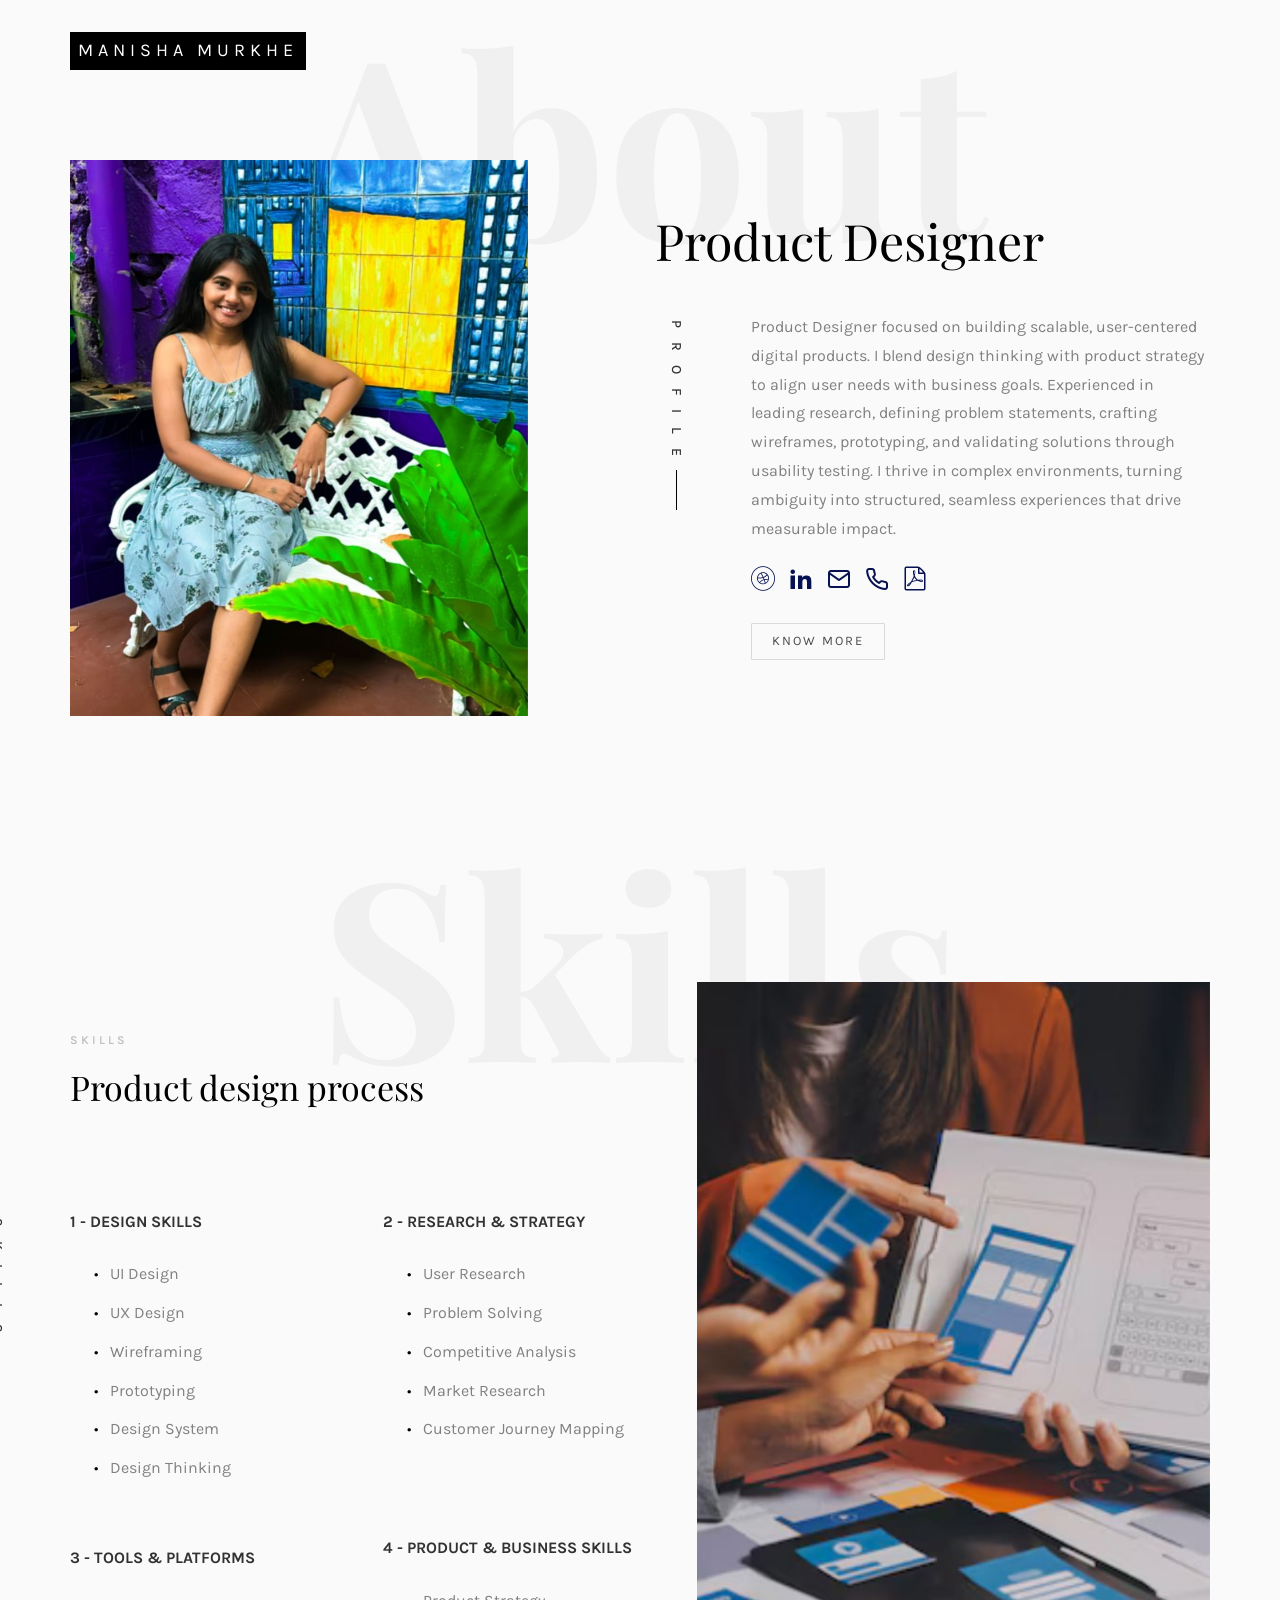
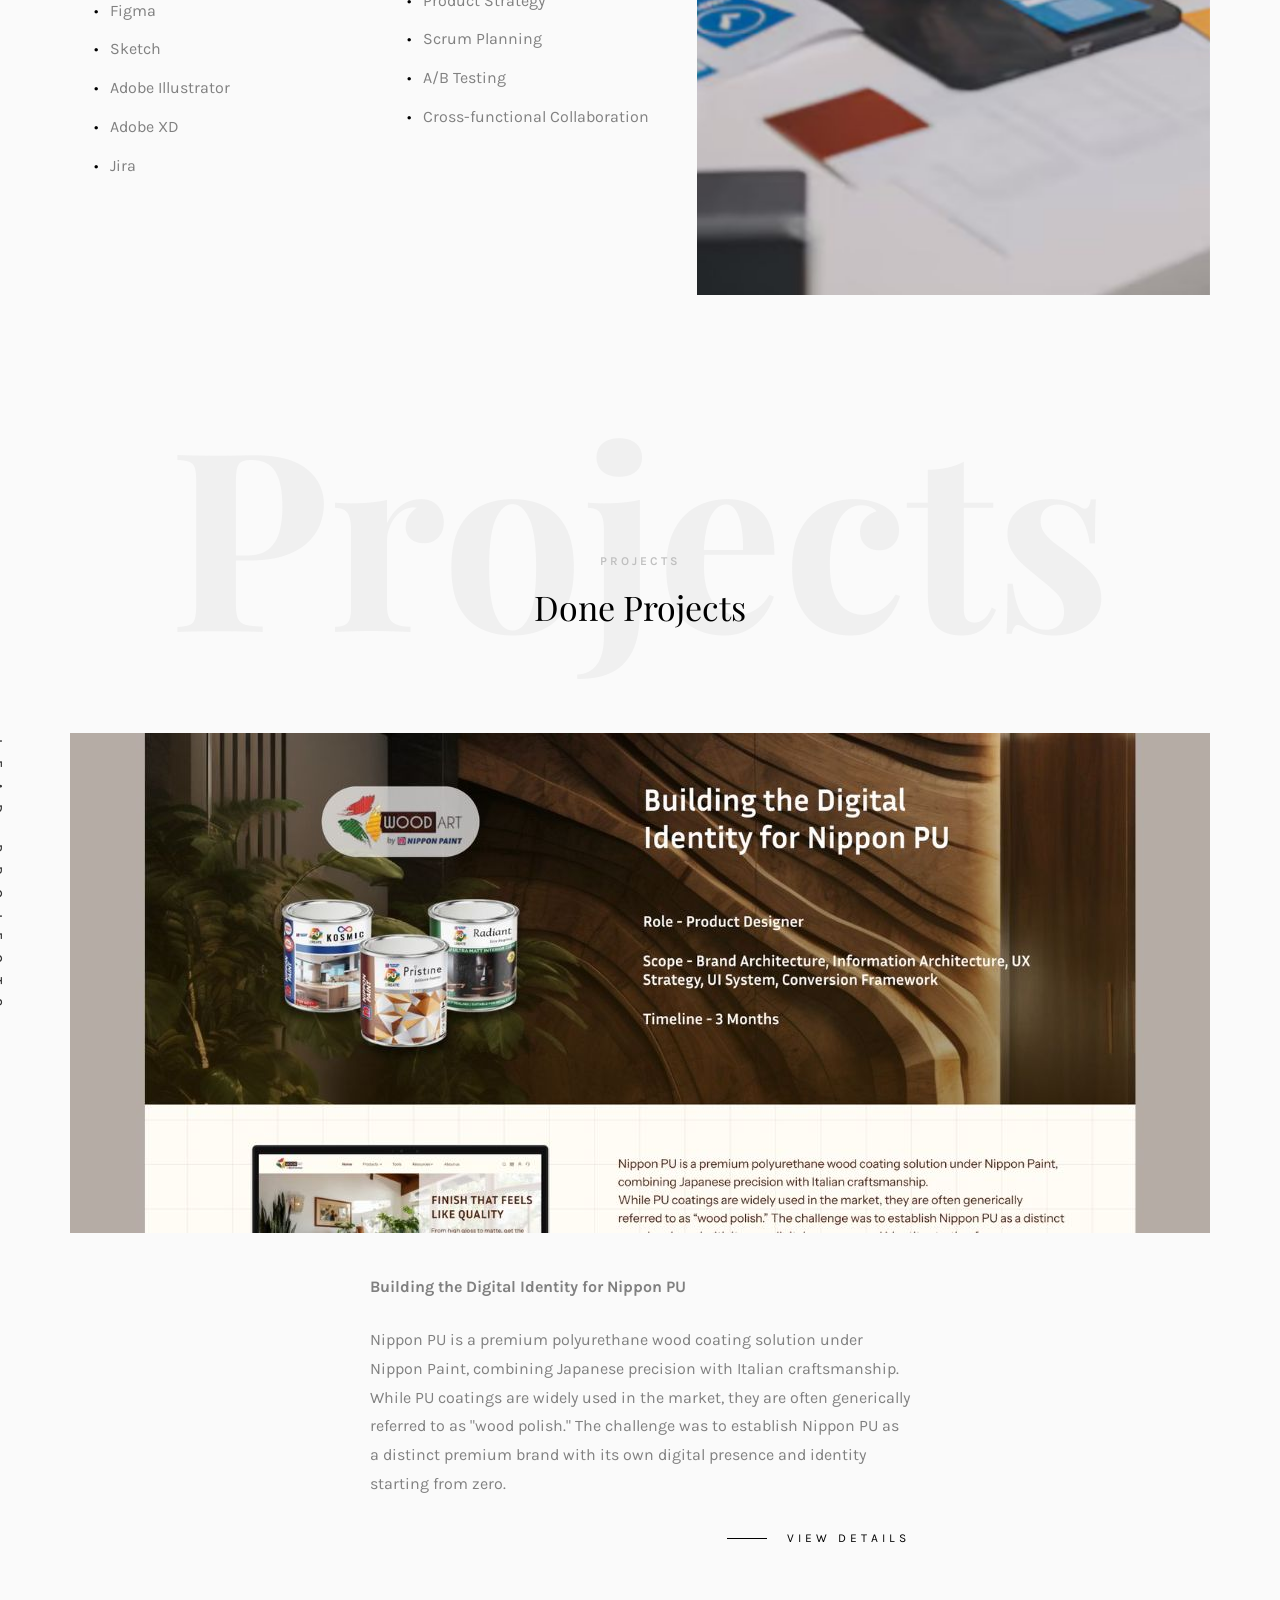
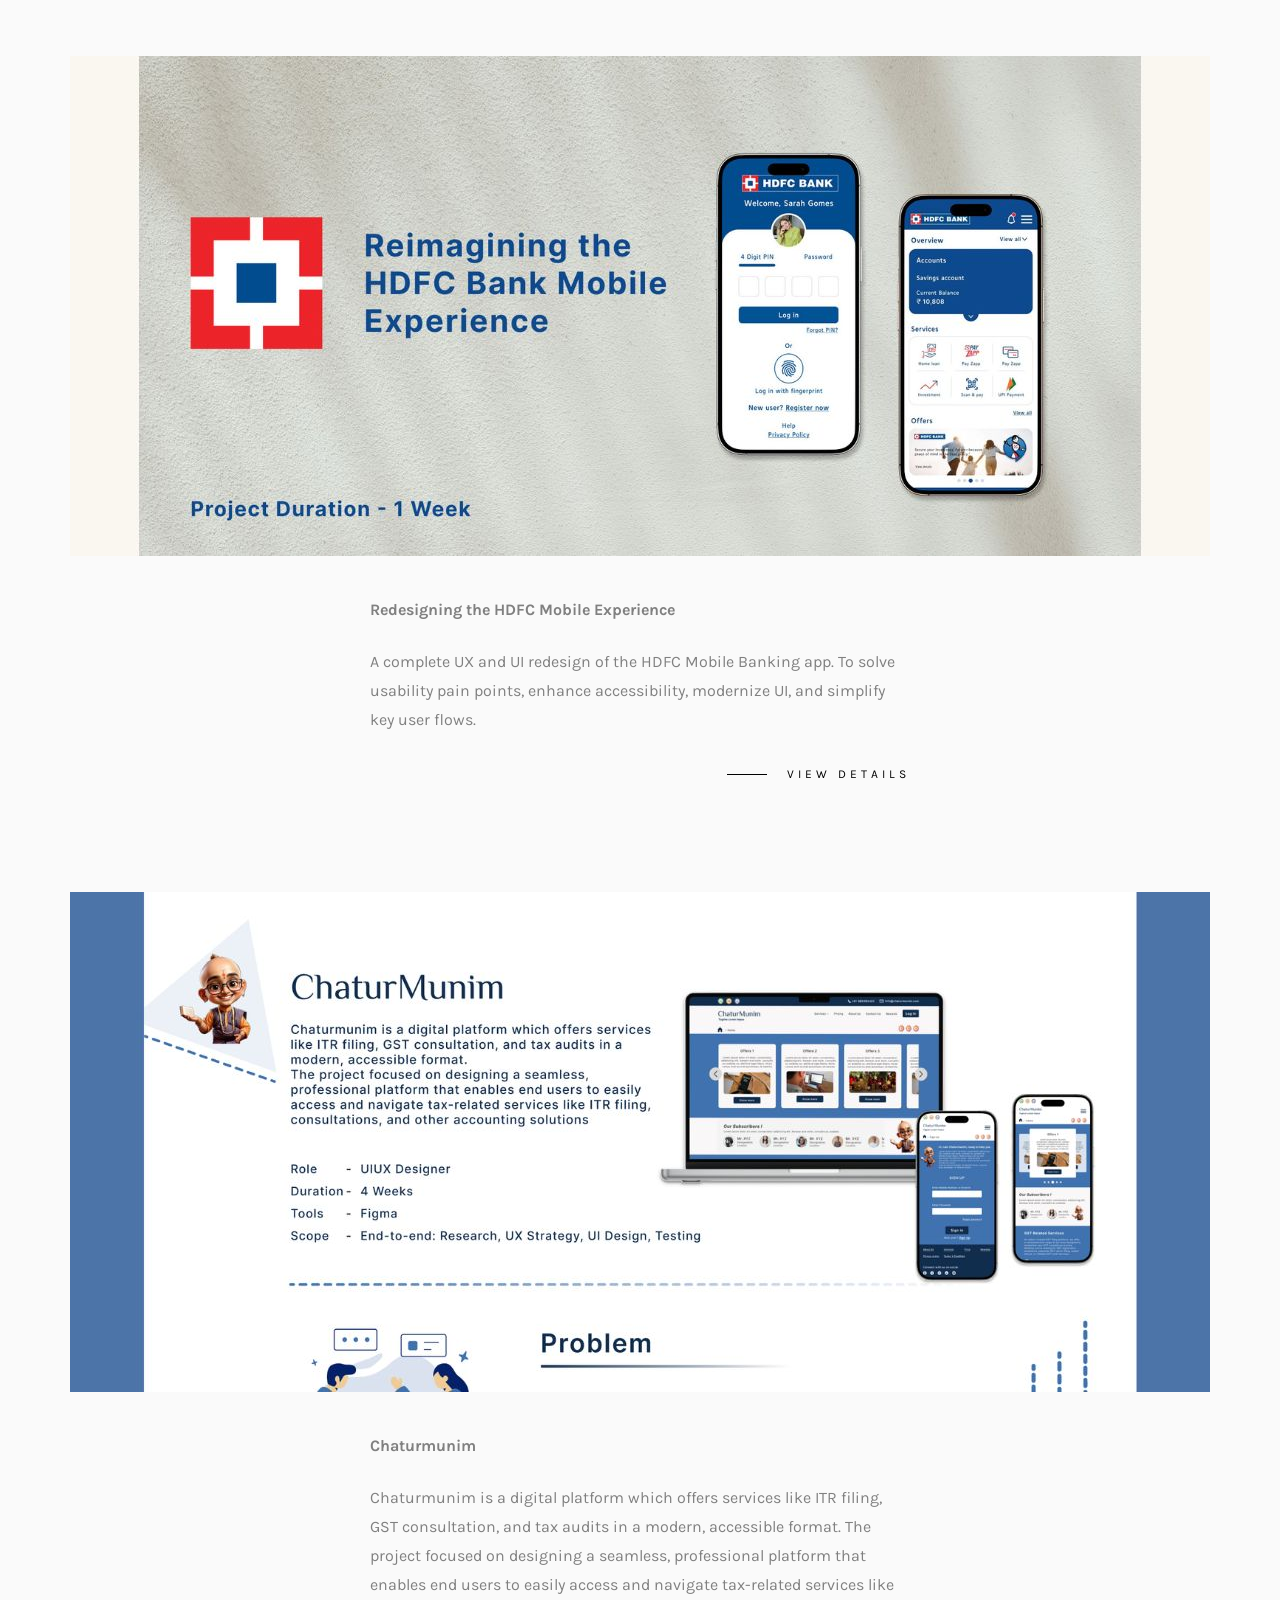
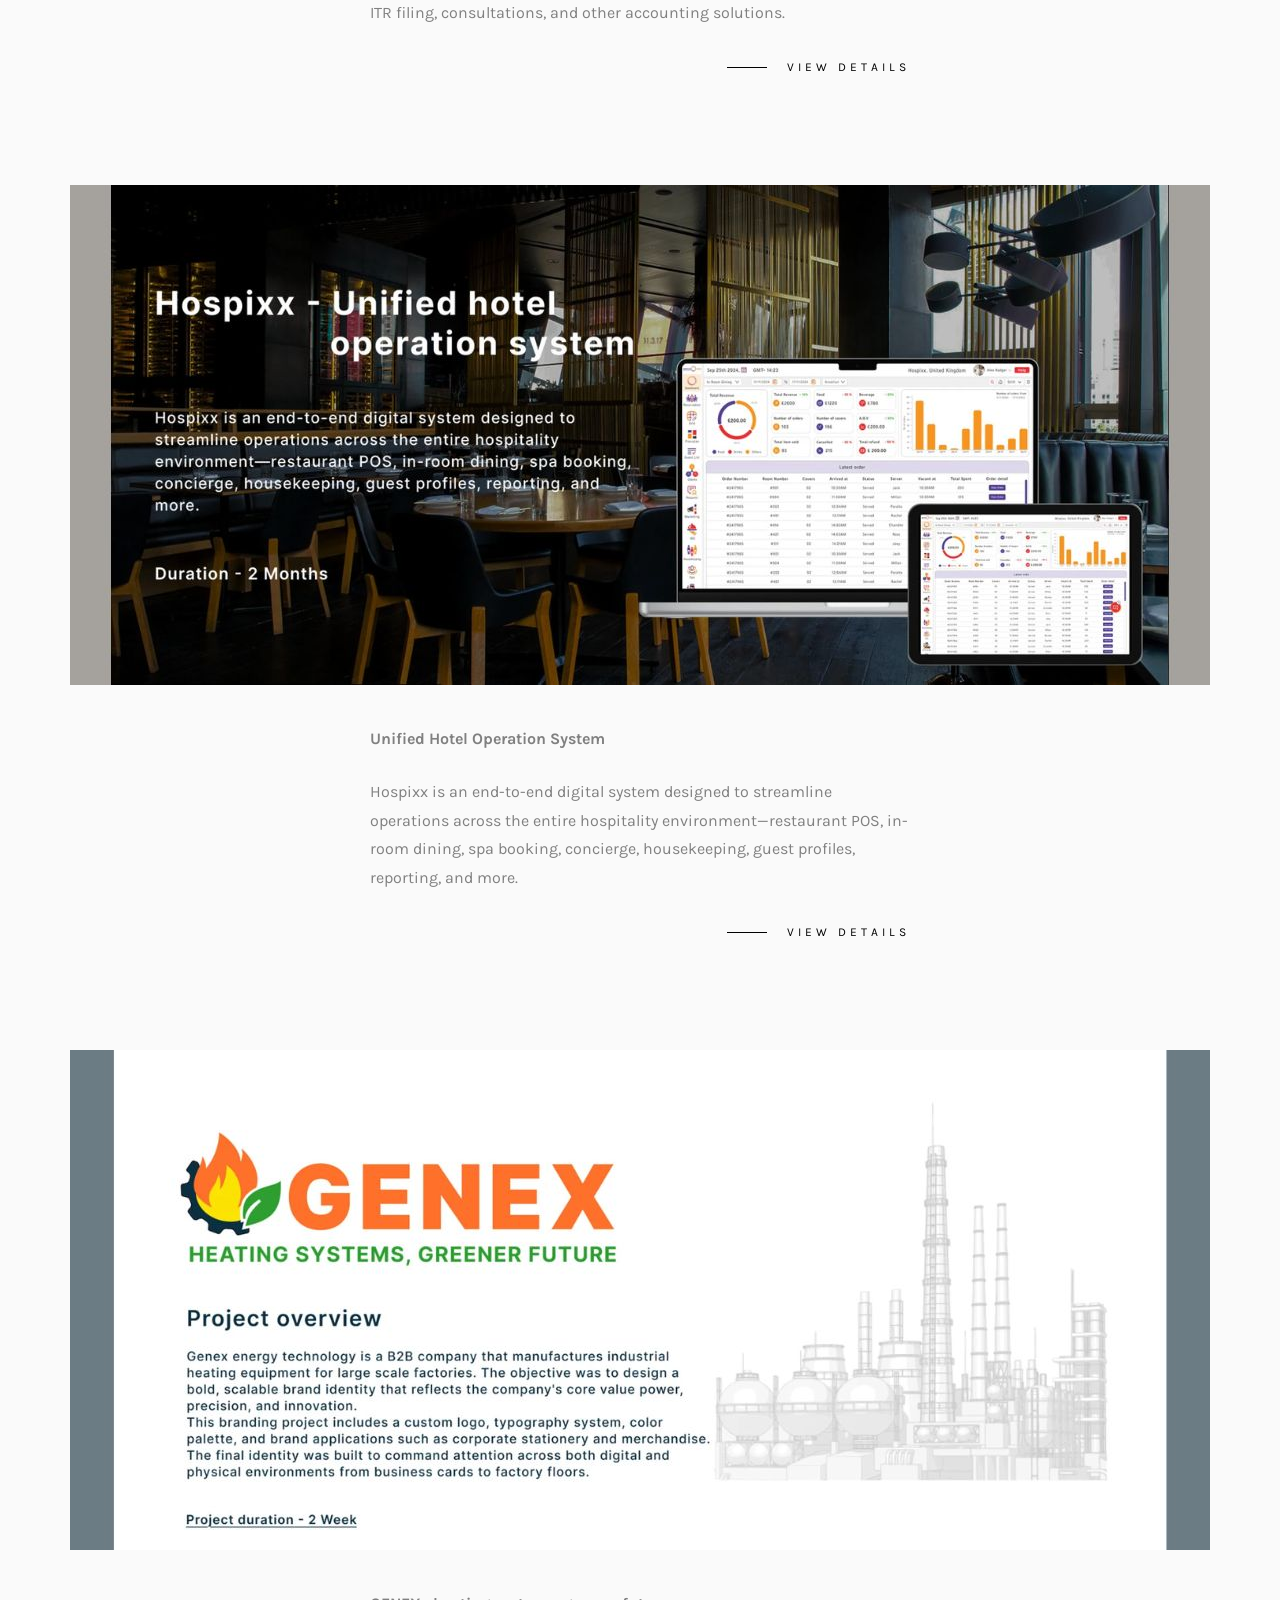
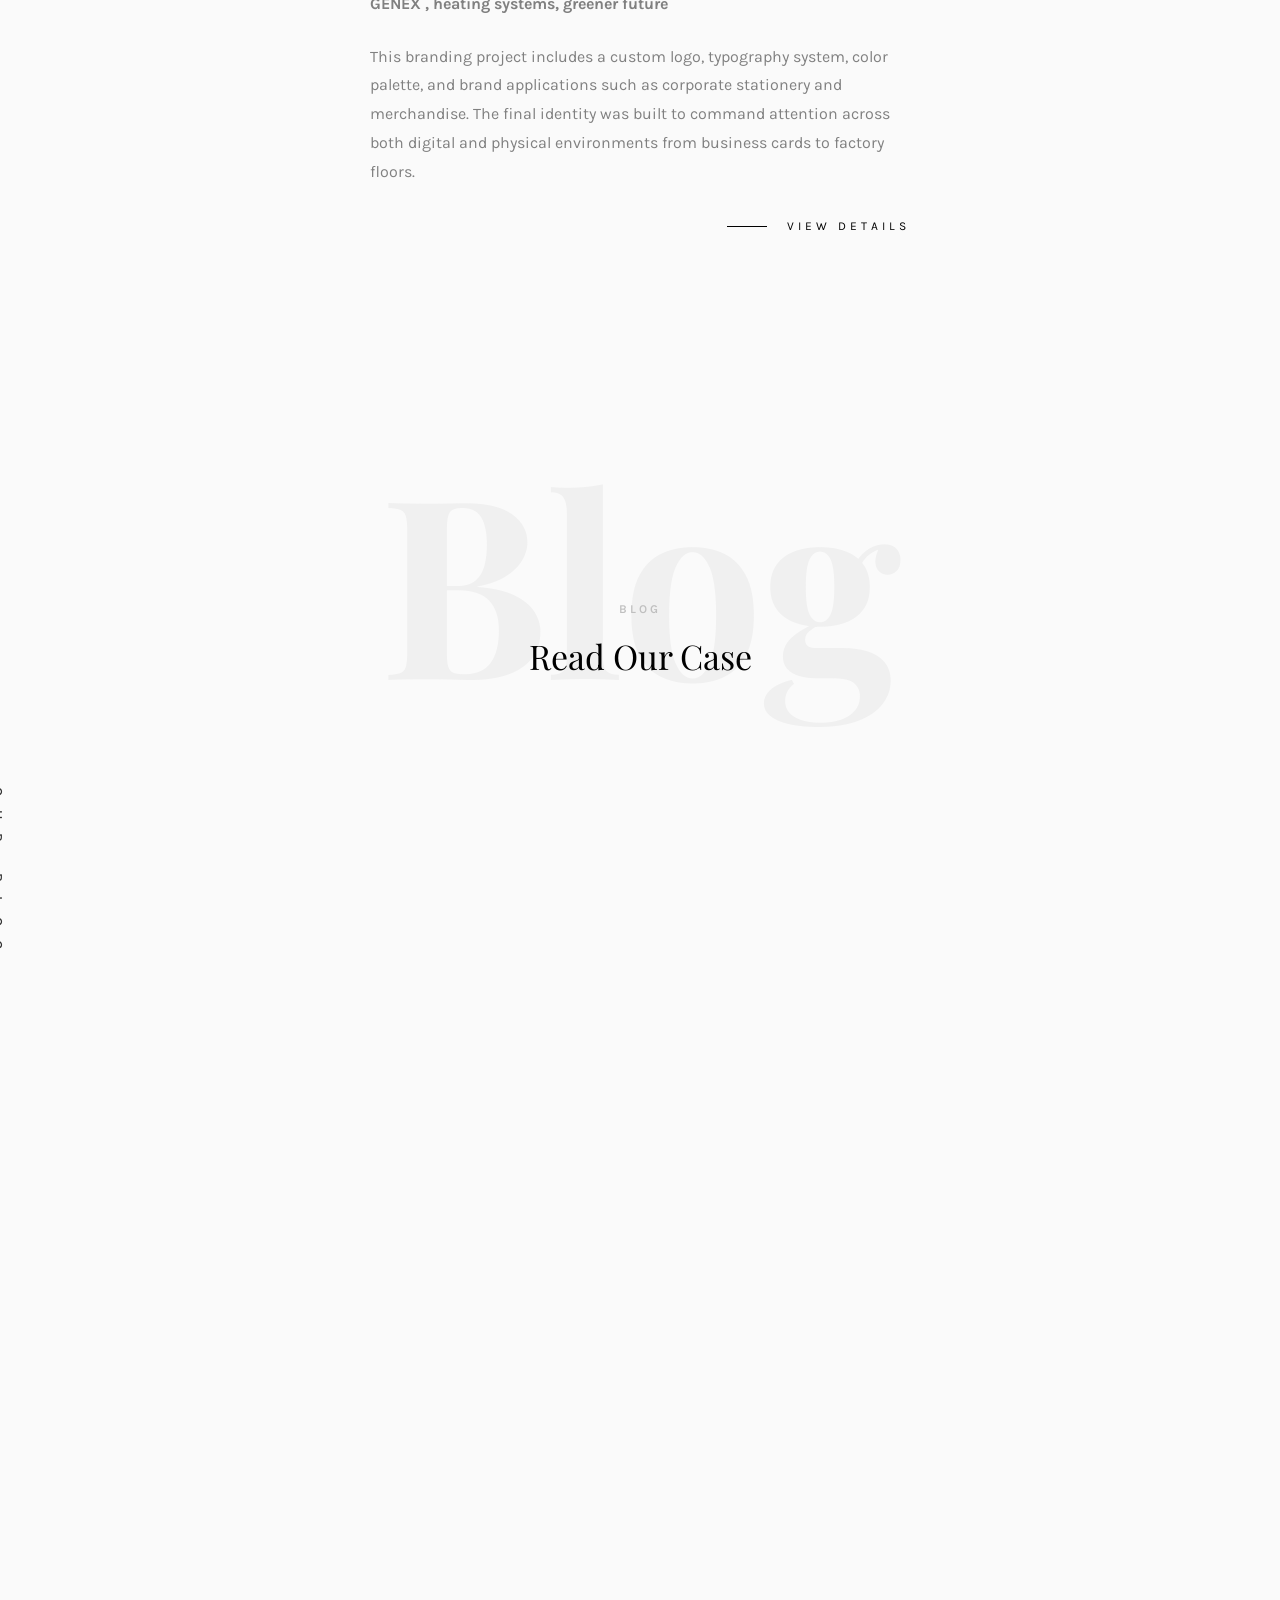
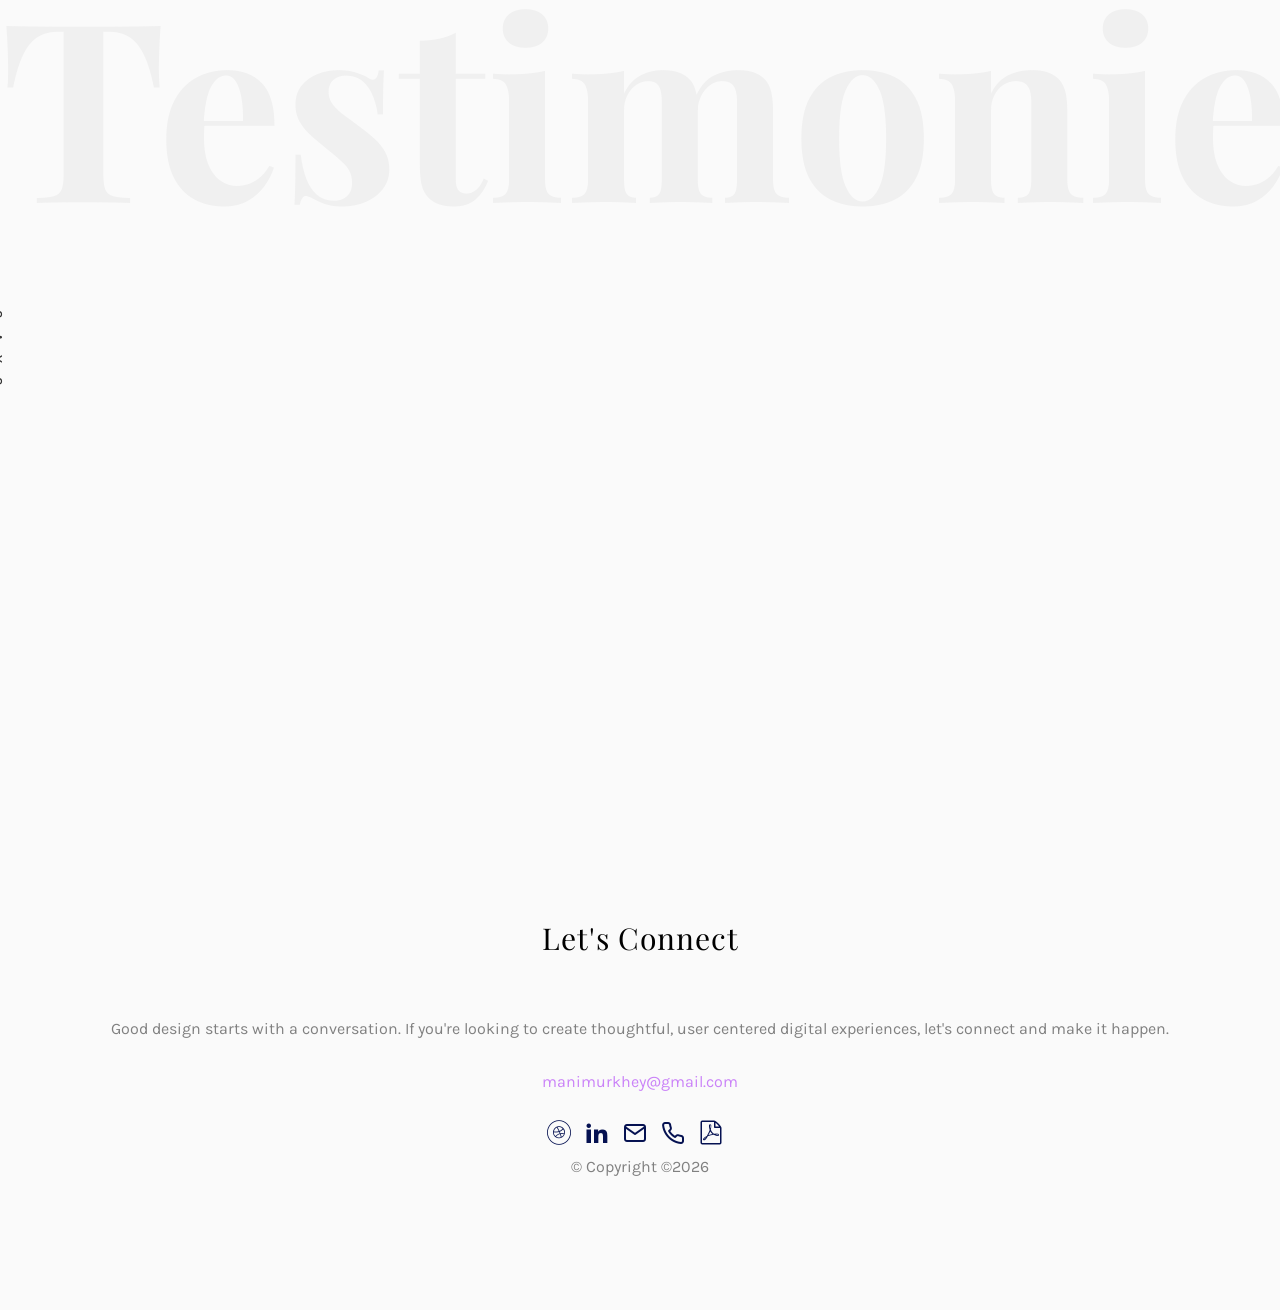
<file: index.html>
<!DOCTYPE HTML>
<html>
	<head>
	<meta charset="utf-8">
	<meta http-equiv="X-UA-Compatible" content="IE=edge">
	<title>Manisha Murkhe | Product Designer</title>
	<meta name="viewport" content="width=device-width, initial-scale=1">
	<meta name="description" content="" />
	<meta name="keywords" content="" />
	<meta name="author" content="" />

  <!-- Facebook and Twitter integration -->
	<meta property="og:title" content=""/>
	<meta property="og:image" content=""/>
	<meta property="og:url" content=""/>
	<meta property="og:site_name" content=""/>
	<meta property="og:description" content=""/>
	<meta name="twitter:title" content="" />
	<meta name="twitter:image" content="" />
	<meta name="twitter:url" content="" />
	<meta name="twitter:card" content="" />

	<!-- Place favicon.ico and apple-touch-icon.png in the root directory -->
	<link rel="shortcut icon" href="favicon.ico">

	<link href="https://fonts.googleapis.com/css?family=Karla:400,700" rel="stylesheet">
	<link href="https://fonts.googleapis.com/css?family=Playfair+Display:400,400i,700" rel="stylesheet">
	
	<!-- Animate.css -->
	<link rel="stylesheet" href="css/animate.css">
	<!-- Icomoon Icon Fonts-->
	<link rel="stylesheet" href="css/icomoon.css">
	<!-- Bootstrap  -->
	<link rel="stylesheet" href="css/bootstrap.css">
	<!-- Owl Carousel -->
	<link rel="stylesheet" href="css/owl.carousel.min.css">
	<link rel="stylesheet" href="css/owl.theme.default.min.css">
	<!-- Magnific Popup -->
	<link rel="stylesheet" href="css/magnific-popup.css">

	<link rel="stylesheet" href="css/style.css">


	<!-- Modernizr JS -->
	<script src="js/modernizr-2.6.2.min.js"></script>
	<!-- FOR IE9 below -->
	<!--[if lt IE 9]>
	<script src="js/respond.min.js"></script>
	<![endif]-->

	</head>
	<body>

		
	<div id="colorlib-page">
		<header>
			<div class="container">
				<div class="row">
					<div class="col-md-12">
						<div class="colorlib-navbar-brand">
							<a class="colorlib-logo" href="index.html"><span>Manisha Murkhe</span></a>
						</div>

					</div>
				</div>
			</div>
		</header>
		<div id="colorlib-about">
			<div class="container">
				<div class="row text-center">
					<h2 class="bold">About</h2>
				</div>
				<div class="row">
					<div class="col-md-5 animate-box">
						<div class="owl-carousel3">
							<div class="item">
								<img class="img-responsive about-img" src="images/ManishaMurkhe.jpg" alt="Manisha Murkhe">
							</div>
						</div>
					</div>
					<div class="col-md-6 col-md-push-1 animate-box">
						<div class="about-desc">
							<div class="owl-carousel3">
								<div class="item">
									<h2><span>Product Designer</span></h2>
								</div>
							</div>
							<div class="desc">
								<div class="rotate">
									<h2 class="heading">Profile</h2>
								</div>
								<p>Product Designer focused on building scalable, user-centered digital products. I blend design thinking with product strategy to align user needs with business goals. Experienced in leading research, defining problem statements, crafting wireframes, prototyping, and validating solutions through usability testing. I thrive in complex environments, turning ambiguity into structured, seamless experiences that drive measurable impact.</p>
								<p class="colorlib-social-icons">
    <a href="https://www.behance.net/manishamurkhe" target="_blank"><i class="icon-dribbble2"></i></a>
    <a href="https://www.linkedin.com/in/manisha-murkhe-967870202/" target="_blank"><i class="icon-linkedin2"></i></a>
    <a href="mailto:manimurkhey@gmail.com"><i class="icon-mail5"></i></a>
    <a href="tel:+917721084207"><i class="icon-phone2"></i></a>
    <a href="https://drive.google.com/file/d/1WKeGDMnD9FQOkcPv02BYhDBN5sYZo6PJ/view?usp=sharing" target="_blank" download="Manisha-Murkhe-Resume.pdf"><i class="icon-file-pdf"></i></a>
</p>
								<p><a href="about.html" class="btn btn-primary btn-outline">Know More</a></p>
							</div>
						</div>
					</div>
				</div>
			</div>
		</div>
<div id="colorlib-services">
    <div class="container">
        <div class="row text-center">
            <h2 class="bold">Skills</h2>
        </div>
        <div class="row">
            <div class="col-md-12">
                <div class="services-flex">
                    <div class="one-third">
                        <div class="row">
                            <div class="col-md-12 col-md-offset-0 animate-box intro-heading">
                                <span>Skills</span>
                                <h2>Product design process</h2>
                            </div>
                        </div>
                        <div class="row">
                            <div class="col-md-12">
                                <div class="rotate">
                                    <h2 class="heading">Skills</h2>
                                </div>
                            </div>
                            <div class="col-md-6">
                                <div class="services animate-box">
                                    <h3>1 - Design Skills</h3>
                                    <ul>
                                        <li>UI Design</li>
                                        <li>UX Design</li>
                                        <li>Wireframing</li>
                                        <li>Prototyping</li>
                                        <li>Design System</li>
                                        <li>Design Thinking</li>
                                    </ul>
                                </div>
                                <div class="services animate-box">
                                    <h3>3 - Tools & Platforms</h3>
                                    <ul>
                                        <li>Figma</li>
                                        <li>Sketch</li>
                                        <li>Adobe Illustrator</li>
                                        <li>Adobe XD</li>
                                        <li>Jira</li>
                                    </ul>
                                </div>
                            </div>
                            <div class="col-md-6">
                                <div class="services animate-box">
                                    <h3>2 - Research & Strategy</h3>
                                    <ul>
                                        <li>User Research</li>
                                        <li>Problem Solving</li>
                                        <li>Competitive Analysis</li>
                                        <li>Market Research</li>
                                        <li>Customer Journey Mapping</li>
                                    </ul>
									<br />
                                </div>
                                <div class="services animate-box">
                                    <h3>4 - Product & Business Skills</h3>
                                    <ul>
                                        <li>Product Strategy</li>
                                        <li>Scrum Planning</li>
                                        <li>A/B Testing</li>
                                        <li>Cross-functional Collaboration</li>
                                    </ul>
                                </div>
                            </div>
                        </div>
                    </div>
                    <div class="one-forth services-img" style="background-image: url(images/services-img-1.jpg);">
                    </div>
                </div>
            </div>
        </div>
    </div>
</div>

		<div id="colorlib-work">
			<div class="container">
				<div class="row text-center">
					<h2 class="bold">Projects</h2>
				</div>
				<div class="row">
					<div class="col-md-12 col-md-offset-0 text-center animate-box intro-heading">
						<span>Projects</span>
						<h2>Done Projects</h2>
					</div>
				</div>
				<div class="row">
					<div class="col-md-12">
						<div class="rotate">
							<h2 class="heading">Lead projects</h2>
						</div>
					</div>
				</div>
				<div class="row">
					<div class="col-md-12">
						<div class="work-entry animate-box">
							<a href="https://www.behance.net/gallery/244490935/Building-the-Digital-Identity-for-Nippon-PU" class="work-img" target="_blank" style="background-image: url(images/work-1.jpg);">
								<div class="display-t">
								</div>
							</a>
							<div class="col-md-6 col-md-offset-3">
								<div class="desc">
									<p><b>Building the Digital Identity for Nippon PU</b></p>
									<p>Nippon PU is a premium polyurethane wood coating solution under Nippon Paint, combining Japanese precision with Italian craftsmanship. While PU coatings are widely used in the market, they are often generically referred to as "wood polish." The challenge was to establish Nippon PU as a distinct premium brand with its own digital presence and identity starting from zero.</p>
									<p class="read"><a href="https://www.behance.net/gallery/244490935/Building-the-Digital-Identity-for-Nippon-PU" target="_blank">View details</a></p>
								</div>
							</div>
						</div>
					</div>
					<div class="col-md-12">
						<div class="work-entry animate-box">
							<a href="https://www.behance.net/gallery/228961135/Redesigning-the-HDFC-Mobile-Experience" class="work-img" target="_blank" style="background-image: url(images/work-2.jpg);">
								<div class="display-t">
								</div>
							</a>
							<div class="col-md-6 col-md-offset-3">
								<div class="desc">
									<p><b>Redesigning the HDFC Mobile Experience</b></p>
									<p>A complete UX and UI redesign of the HDFC Mobile Banking app. To solve usability pain points, enhance accessibility, modernize UI, and simplify key user flows.</p>
									<p class="read"><a href="https://www.behance.net/gallery/228961135/Redesigning-the-HDFC-Mobile-Experience" target="_blank">View Details</a></p>
								</div>
							</div>
						</div>
					</div>
					<div class="col-md-12">
						<div class="work-entry animate-box">
							<a href="https://www.behance.net/gallery/228083875/Chaturmunim" class="work-img" target="_blank" style="background-image: url(images/work-3.jpg);">
								<div class="display-t">
								</div>
							</a>
							<div class="col-md-6 col-md-offset-3">
								<div class="desc">
									<p><b>Chaturmunim</b></p>
									<p>Chaturmunim is a digital platform which offers services like ITR filing, GST consultation, and tax audits in a modern, accessible format.
The project focused on designing a seamless, professional platform that enables end users to easily access and navigate tax-related services like ITR filing, consultations, and other accounting solutions.</p>
									<p class="read"><a href="https://www.behance.net/gallery/228083875/Chaturmunim" target="_blank">View Details</a></p>
								</div>
							</div>
						</div>
					</div>
					<div class="col-md-12">
						<div class="work-entry animate-box">
							<a href="work.html" class="work-img" style="background-image: url(images/work-4.jpg);">
								<div class="display-t">
								</div>
							</a>
							<div class="col-md-6 col-md-offset-3">
								<div class="desc">
									<p><b>Unified Hotel Operation System</b></p>
									<p>Hospixx is an end-to-end digital system designed to streamline operations across the entire hospitality environment—restaurant POS, in-room dining, spa booking, concierge, housekeeping, guest profiles, reporting, and more.</p>
									<p class="read"><a href="https://www.behance.net/gallery/229554921/Hospixx-Unified-hotel-operation-system" target="_blank">View Details</a></p>
								</div>
							</div>
						</div>
					</div>
					<div class="col-md-12">
						<div class="work-entry animate-box">
							<a href="https://www.behance.net/gallery/228668365/Industrial-Branding-Design-Genex-Energy-Technology" target="_blank" class="work-img" style="background-image: url(images/work-5.jpg);">
								<div class="display-t">
								</div>
							</a>
							<div class="col-md-6 col-md-offset-3">
								<div class="desc">
									<p><b>GENEX , heating systems, greener future</b></p>
									<p>This branding project includes a custom logo, typography system, color palette, and brand applications such as corporate stationery and merchandise. The final identity was built to command attention across both digital and physical environments from business cards to factory floors.</p>
									<p class="read"><a href="https://www.behance.net/gallery/228668365/Industrial-Branding-Design-Genex-Energy-Technology" target="_blank">View Details</a></p>
								</div>
							</div>
						</div>
					</div>					
				</div>
			</div>
		</div>

		<div id="colorlib-blog">
			<div class="container">
				<div class="row text-center">
					<h2 class="bold">Blog</h2>
				</div>
				<div class="row">
					<div class="col-md-12 col-md-offset-0 text-center animate-box intro-heading">
						<span>Blog</span>
						<h2>Read Our Case</h2>
					</div>
				</div>
				<div class="row">
					<div class="col-md-12">
						<div class="rotate">
							<h2 class="heading">Our Blog</h2>
						</div>
					</div>
				</div>
				<div class="row animate-box">
					<div class="owl-carousel1">
						<div class="item">
							<div class="col-md-12">
								<div class="article">
									<a href="https://medium.com/@manimurkhey/a-degree-does-that-matter-e17fa0c85fad" class="blog-img" target="_blank">
										<img class="img-responsive" src="images/img-1.jpg" alt="html5 bootstrap by colorlib.com">
										<div class="overlay"></div>
										<div class="link">
											<span class="read">Read more</h2>
										</div>
									</a>
									<div class="desc">
										<span class="meta">03, July 2025</span>
										<h2><a href="https://medium.com/@manimurkhey/a-degree-does-that-matter-e17fa0c85fad" target="_blank">A Degree??? Does that matter ?</a></h2>
										<p>When I first started exploring UI/UX, I thought I was an outsider.
Design tools? Confusing.
Case studies? Intimidating.
Job posts? Asking for degrees I didn’t have.
But here’s the twist: none of that stopped me.</p>
									</div>
								</div>
							</div>
						</div>
						<div class="item">
							<div class="col-md-12">
								<div class="article">
									<a href="https://medium.com/@manimurkhey/over-25-still-job-hunting-youre-not-alone-and-you-re-not-done-c9c03d287a8f" target="_blank" class="blog-img">
										<img class="img-responsive" src="images/img-2.jpg" alt="html5 bootstrap by colorlib.com">
										<div class="overlay"></div>
										<div class="link">
											<span class="read">Read more</h2>
										</div>
									</a>
									<div class="desc">
										<span class="meta">09, July 20258</span>
										<h2><a href="https://medium.com/@manimurkhey/over-25-still-job-hunting-youre-not-alone-and-you-re-not-done-c9c03d287a8f" target="_blank">Over 25, Still Job Hunting? You’re Not Alone — and You’re Not Done.
</a></h2>
										<p>Let’s be real after 25, job hunting hits different.  <br />

You’re not just competing with fresh grads. You’re up against people with 4 to 5 years of experience, polished portfolios, and shiny job titles.
And sometimes you ask yourself: “Am I late to the game?”</p>
									</div>
								</div>
							</div>
						</div>
						<div class="item">
							<div class="col-md-12">
								<div class="article">
									<a href="https://medium.com/@manimurkhey/who-decides-if-its-a-correct-design-29e16c8054dd" target="_blank" class="blog-img">
										<img class="img-responsive" src="images/img-3.jpg" alt="html5 bootstrap by colorlib.com">
										<div class="overlay"></div>
										<div class="link">
											<span class="read">Read more</h2>
										</div>
									</a>
									<div class="desc">
										<span class="meta">17, July 2025</span>
										<h2><a href="https://medium.com/@manimurkhey/who-decides-if-its-a-correct-design-29e16c8054dd" target="_blank">Who Decides If It’s a “Correct” Design?</a></h2>
										<p>Let’s be honest design isn’t math. There’s no final answer, no “one right layout.”
So who gets to say, “Yes, this is correct”?
As a designer, I’ve seen amazing ideas die in feedback loops.
I’ve also seen average ones get shipped fast just because someone up there approved it.</p>
									</div>
								</div>
							</div>
						</div>
					</div>
				</div>
			</div>
		</div>

		<div id="colorlib-testimony">
			<div class="container">
				<div class="row text-center">
					<h2 class="bold">Testimonies</h2>
				</div>
				<div class="row">
					<div class="col-md-12 col-md-offset-0 text-center animate-box intro-heading">
						<span>Testimonies</span>
						<h2>Clients Says</h2>
					</div>
				</div>
				<div class="row">
					<div class="col-md-12">
						<div class="rotate">
							<h2 class="heading">Says</h2>
						</div>
					</div>
				</div>
				<div class="row animate-box">
					<div class="owl-carousel">
						<div class="item">
							<div class="col-md-12 text-center">
								<div class="testimony">
									<blockquote>
										<p>"Working with Manisha was honestly smooth from start to finish. She doesn’t just design screens  she thinks through the entire experience. She asks the right questions, challenges assumptions, and delivers work that feels clean and well thought out."</p>
										<span> &mdash; Saj Counsulting Services</span>
									</blockquote>
								</div>
							</div>
						</div>
						<div class="item">
							<div class="col-md-12 text-center">
								<div class="testimony">
									<blockquote>
										<p>"Manisha has a strong eye for detail and clarity. What I appreciate most is how she turns complex ideas into simple, usable flows. She’s calm under pressure and always open to feedback, which makes collaboration easy. She genuinely cares about the product. You can see it in how deeply she understands users before jumping into design. Her work feels intentional, not rushed and that’s rare."</p>
										<span> &mdash; Reserveoceaan</span>
									</blockquote>
								</div>
							</div>
						</div>
					</div>
				</div>
			</div>
		</div>

		<footer>
			<div id="footer">
				<div class="container">
					<div class="row">
						<div class="col-md-12 text-center">
							<h2>Let's Connect</h2>
							<p>Good design starts with a conversation. If you're looking to create thoughtful, user centered digital experiences, let's connect and make it happen.</p>
							<p><a href="mailto:manimurkhey@gmail.com">manimurkhey@gmail.com</a></p>
							<p class="colorlib-social-icons">
    <a href="https://www.behance.net/manishamurkhe" target="_blank"><i class="icon-dribbble2"></i></a>
    <a href="https://www.linkedin.com/in/manisha-murkhe-967870202/" target="_blank"><i class="icon-linkedin2"></i></a>
    <a href="mailto:manimurkhey@gmail.com"><i class="icon-mail5"></i></a>
    <a href="tel:+917721084207"><i class="icon-phone2"></i></a>
    <a href="https://drive.google.com/file/d/1WKeGDMnD9FQOkcPv02BYhDBN5sYZo6PJ/view?usp=sharing" target="_blank" download="Manisha-Murkhe-Resume.pdf"><i class="icon-file-pdf"></i></a>
							</p>
						</div>
					</div>
					<div class="row">
						<div class="col-md-12 text-center">
							<p>
								&copy; <!-- Link back to Colorlib can't be removed. Template is licensed under CC BY 3.0. -->
Copyright &copy;<script>document.write(new Date().getFullYear());</script>
<!-- Link back to Colorlib can't be removed. Template is licensed under CC BY 3.0. -->
							</p>
						</div>
					</div>
				</div>
			</div>
		</footer>
	
	</div>

	<!-- jQuery -->
	<script src="js/jquery.min.js"></script>
	<!-- jQuery Easing -->
	<script src="js/jquery.easing.1.3.js"></script>
	<!-- Bootstrap -->
	<script src="js/bootstrap.min.js"></script>
	<!-- Waypoints -->
	<script src="js/jquery.waypoints.min.js"></script>
	<!-- Owl Carousel -->
	<script src="js/owl.carousel.min.js"></script>
	<!-- Magnific Popup -->
	<script src="js/jquery.magnific-popup.min.js"></script>
	<script src="js/magnific-popup-options.js"></script>

	<!-- Main JS (Do not remove) -->
	<script src="js/main.js"></script>

	</body>
</html>
</file>
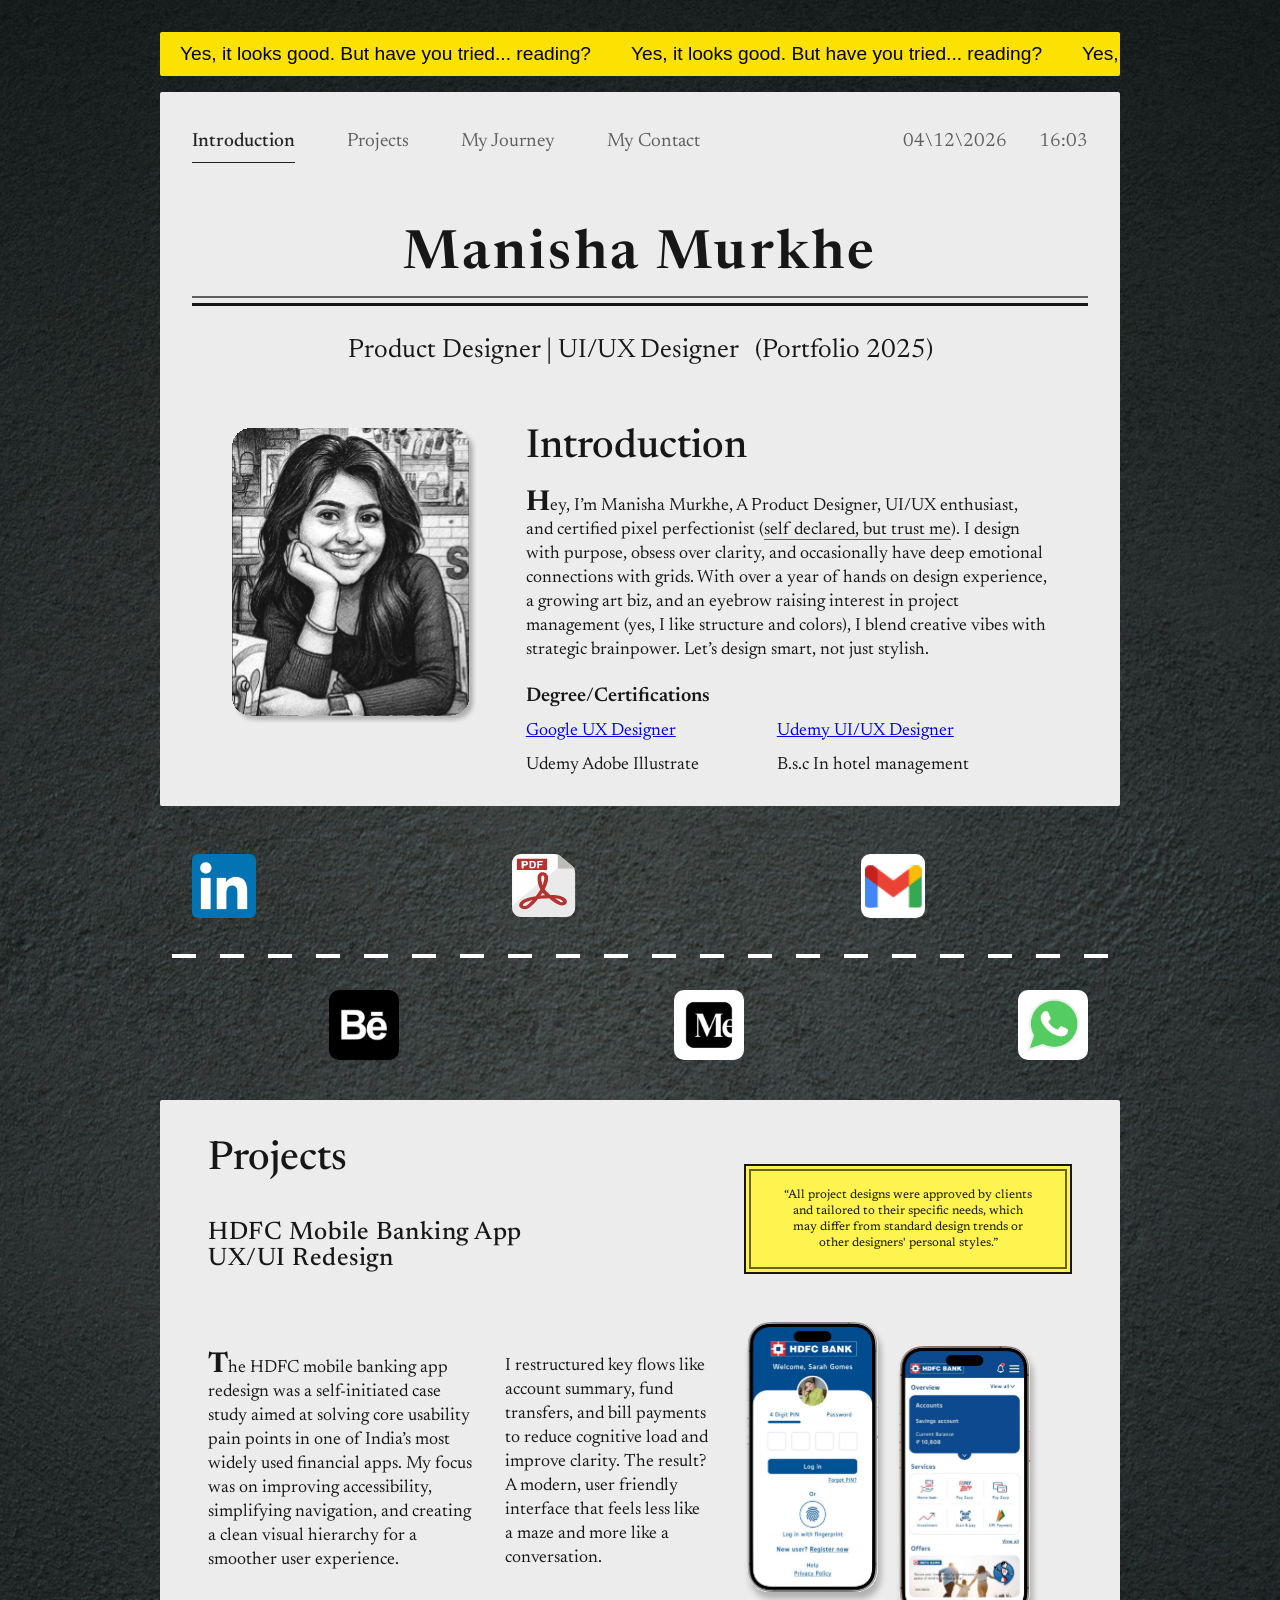
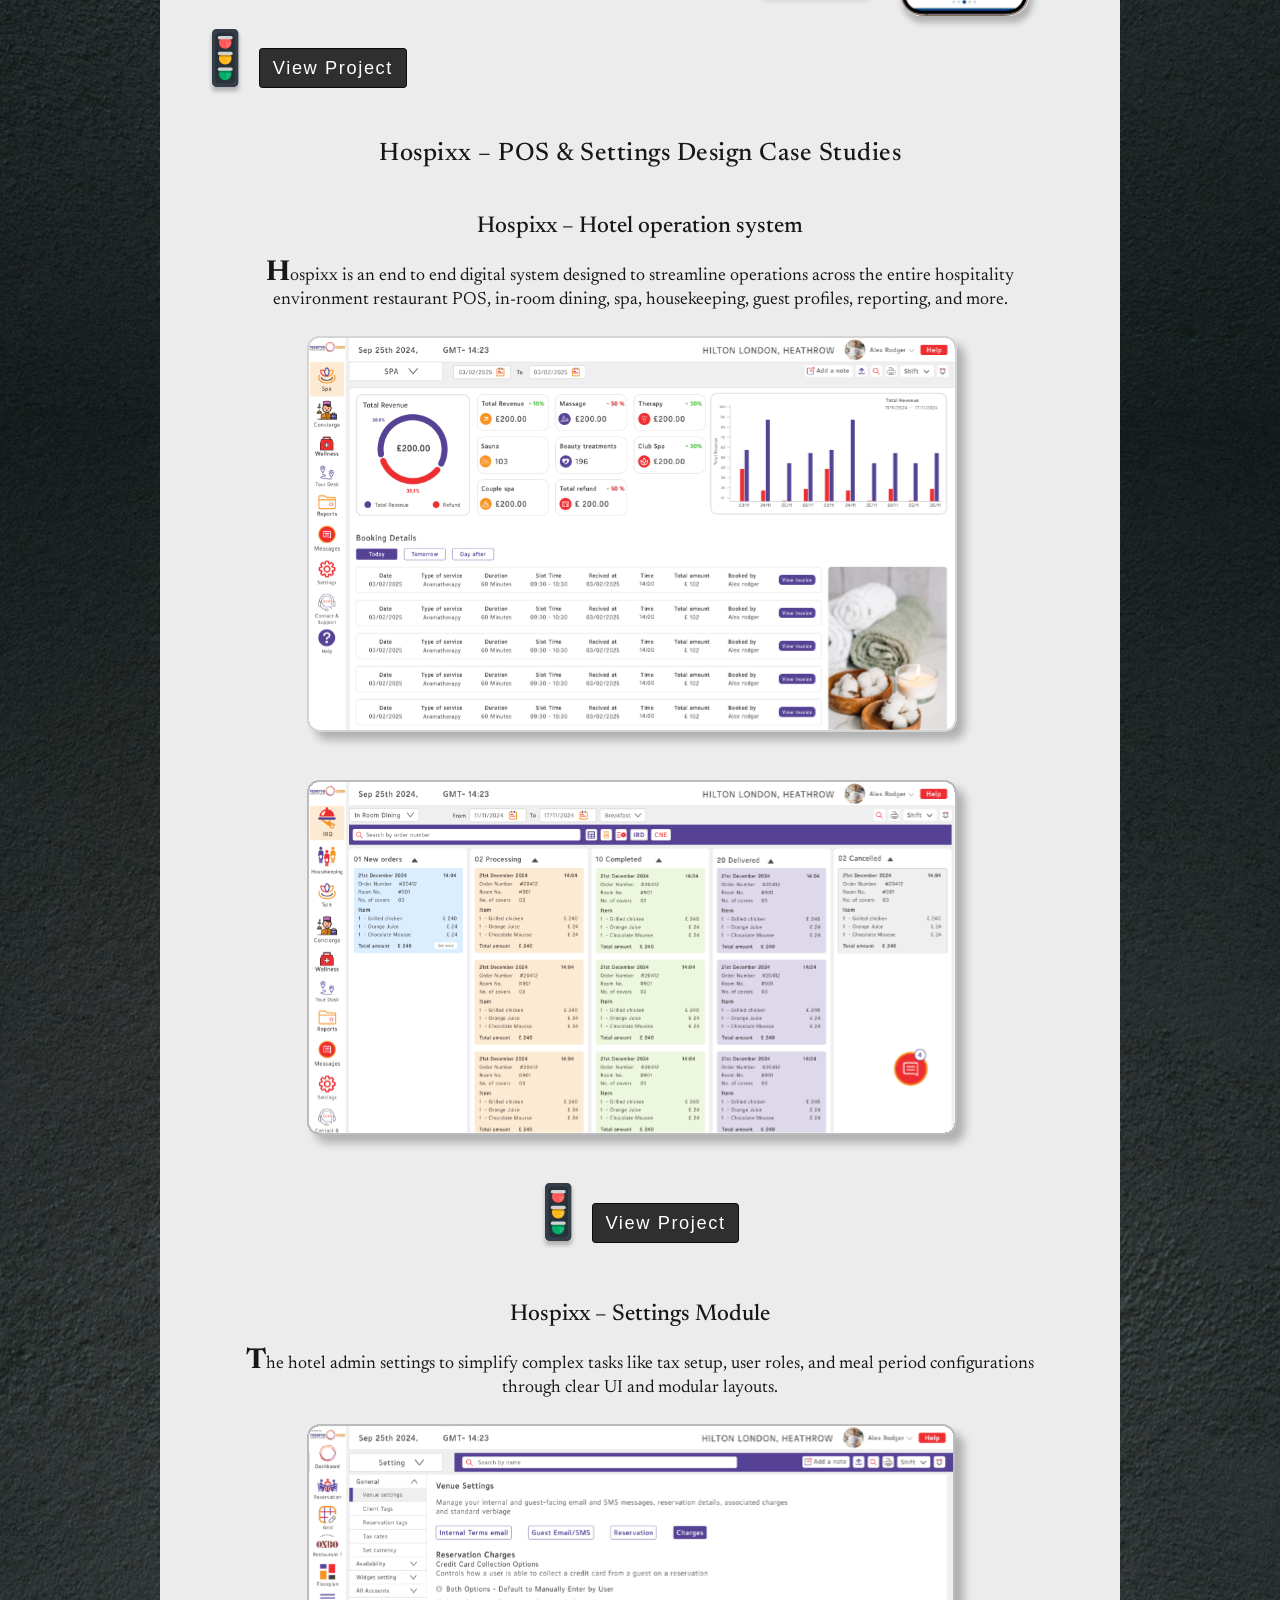
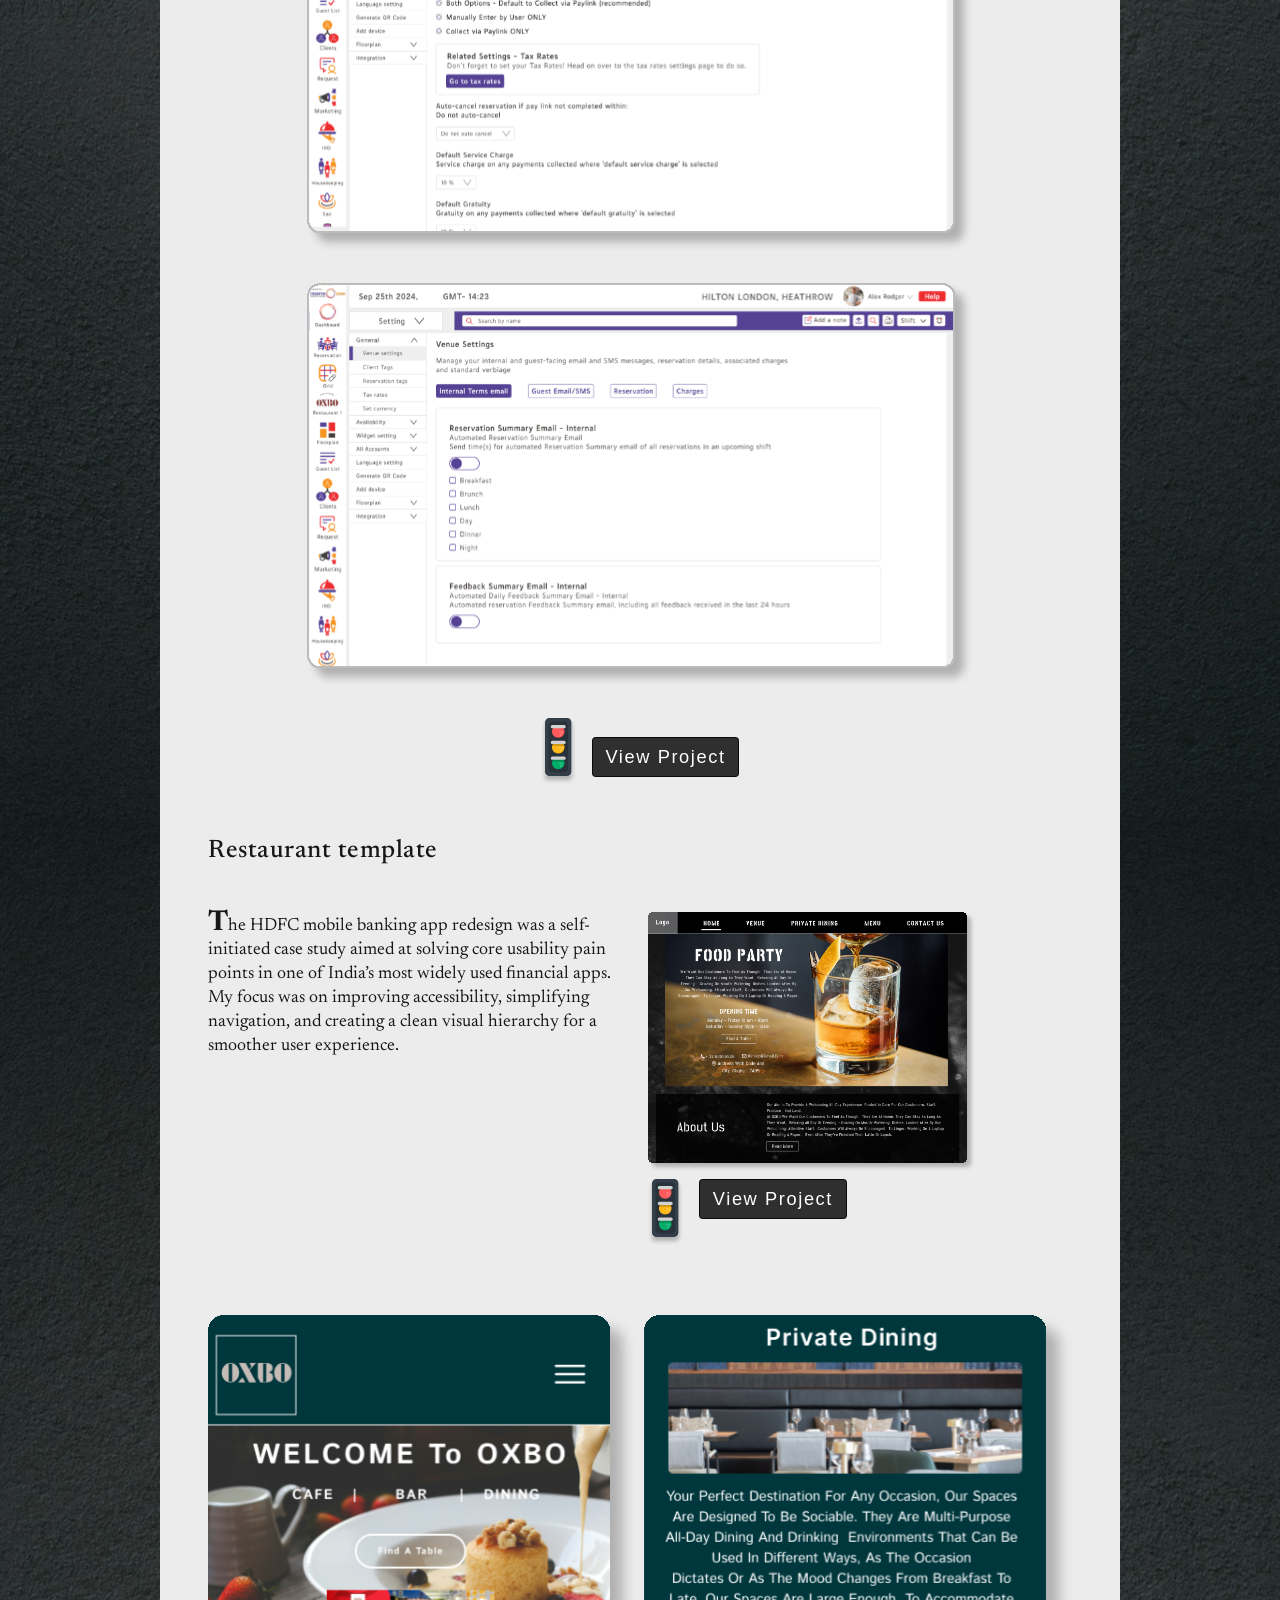
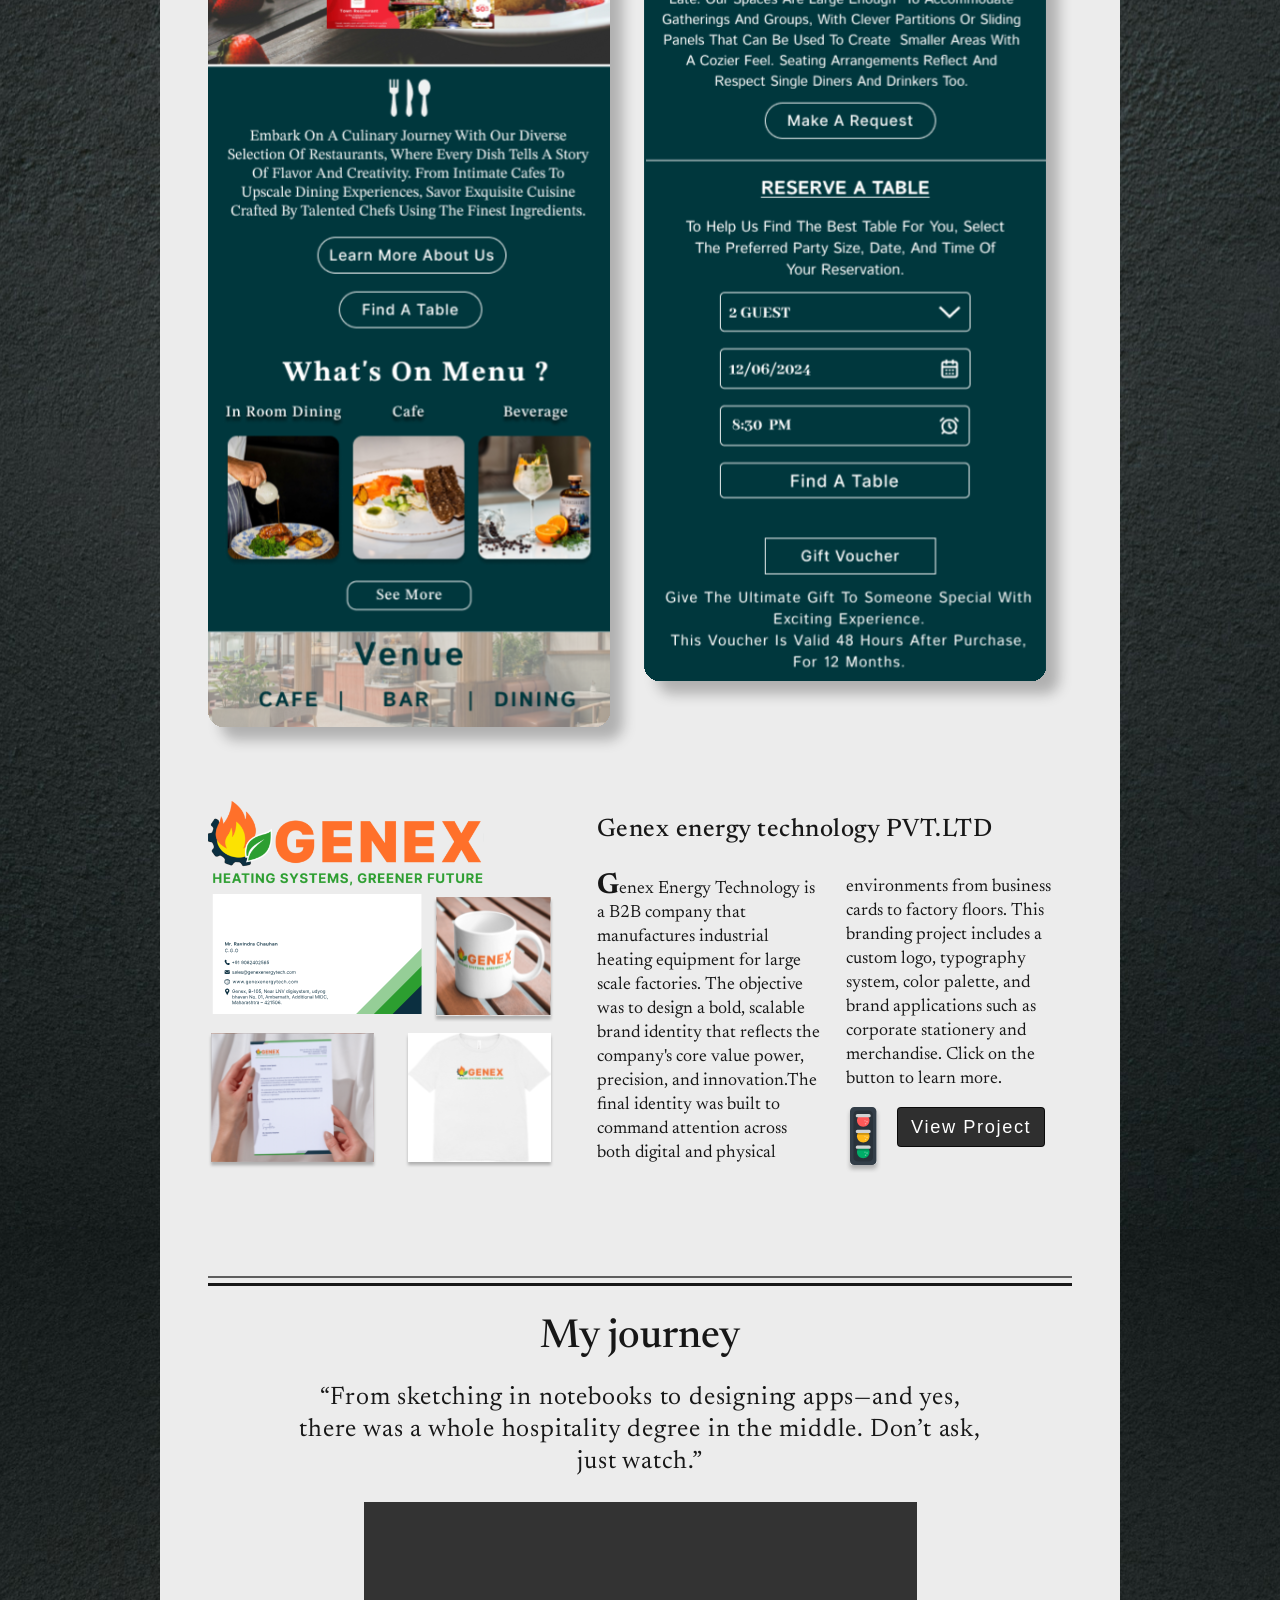
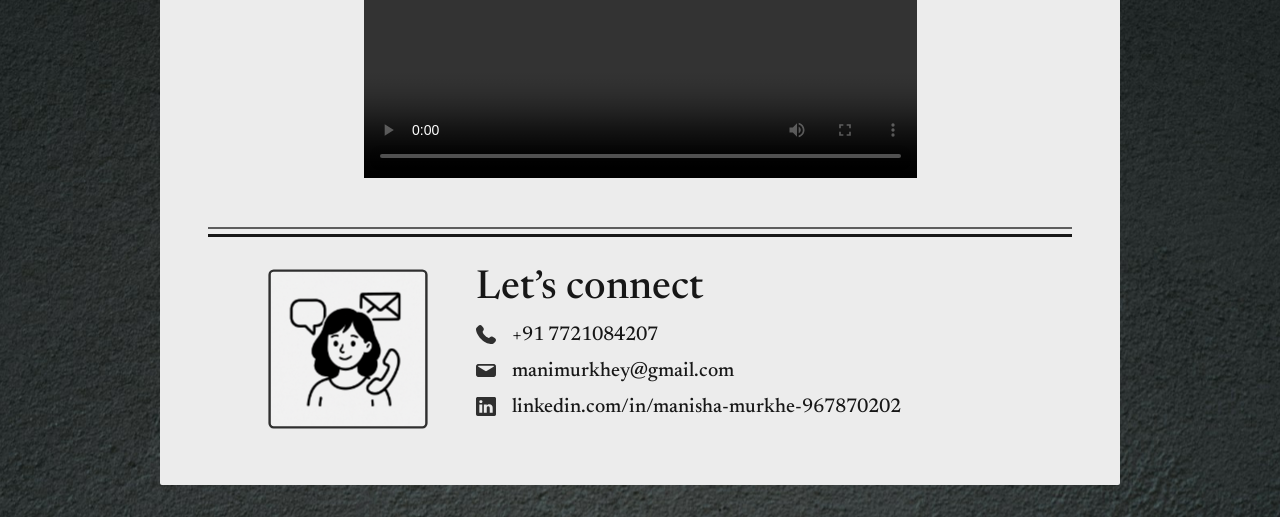
<file: old-portfolio/index.html>
<!DOCTYPE html>
<html lang="en">

<head>
    <meta charset="UTF-8">
    <title>Manisha Murkhe | Product Designer | UI/UX Designer</title>
    <link rel="stylesheet" href="style.css">
    <link rel="preconnect" href="https://fonts.googleapis.com">
    <link rel="preconnect" href="https://fonts.gstatic.com" crossorigin>
    <link
        href="https://fonts.googleapis.com/css2?family=Newsreader:ital,opsz,wght@0,6..72,200..800;1,6..72,200..800&display=swap"
        rel="stylesheet">
    <script src="script.js"></script>
</head>

<body>
    <div class="container">
        <img src="assets/car.svg" id="car"></img>
        <section class="introduction">
            <div class="vertical-dotted-line" id="introduction-vertical-dotted-line"></div>
            <div class="introduction-carousel-container">
                <div class="introduction-content">
                    <div class="introduction-carousel">
                        <div class="carousel-track">
                            <div class="carousel-content">Yes, it looks good. But have you tried... reading?</div>
                            <div class="carousel-content">Yes, it looks good. But have you tried... reading?</div>
                            <div class="carousel-content">Yes, it looks good. But have you tried... reading?</div>
                            <div class="carousel-content">Yes, it looks good. But have you tried... reading?</div>
                            <div class="carousel-content">Yes, it looks good. But have you tried... reading?</div>
                            <div class="carousel-content">Yes, it looks good. But have you tried... reading?</div>
                            <div class="carousel-content">Yes, it looks good. But have you tried... reading?</div>
                            <div class="carousel-content">Yes, it looks good. But have you tried... reading?</div>
                            <div class="carousel-content">Yes, it looks good. But have you tried... reading?</div>
                            <div class="carousel-content">Yes, it looks good. But have you tried... reading?</div>
                            <div class="carousel-content">Yes, it looks good. But have you tried... reading?</div>
                            <div class="carousel-content">Yes, it looks good. But have you tried... reading?</div>
                        </div>
                    </div>
                </div>
            </div>

            <div class="introduction-dashboard">
                <nav class="navbar">
                    <div class="tabs">
                        <a href="#introduction" class="active">Introduction</a>
                        <a href="#projects">Projects</a>
                        <a href="#my-journey">My Journey</a>
                        <a href="#contact">My Contact</a>
                    </div>
                    <div class="date-time" id="clock"></div>
                </nav>
                <section class="introduction-section" id="introduction">
                    <div class="name-title">Manisha Murkhe</div>
                    <div class="name-title-highlight"></div>
                    <div class="introduction-section-1">
                        <span>Product Designer | UI/UX Designer </span>
                        <span>(Portfolio 2025)</span>
                    </div>
                    <div class="introduction-section-2">
                        <div class="sec-2-left">
                            <img src="assets/profile-pic.svg" />
                        </div>
                        <div class="sec-2-right">
                            <div class="sec-2-right-1">
                                Introduction
                            </div>
                            <div class="sec-2-right-2">
                                <strong style="font-size: 1.8rem;">H</strong>ey, I’m Manisha Murkhe, A Product Designer,
                                UI/UX enthusiast, and certified pixel perfectionist (<span
                                    style="border-bottom: 1px solid rgba(0, 0, 0, 0.6);">self declared, but trust
                                    me</span>). I design with purpose, obsess over clarity, and occasionally have
                                deep emotional connections with grids. With over a year of hands on design experience, a
                                growing art biz, and an eyebrow raising interest in project management (yes, I like
                                structure and colors), I blend creative vibes with strategic brainpower. Let’s design
                                smart, not just stylish.
                            </div>
                            <div class="sec-2-right-3">
                                <div class="sec-2-right-3-degree">Degree/Certifications</div>
                                <div class="sec-2-right-3-1">
                                    <div><a href="https://www.coursera.org/account/accomplishments/specialization/MEXRH9NLGB6Y?utm_source=link&utm_medium=certificate&utm_content=cert_image&utm_campaign=sharing_cta&utm_product=prof"
                                            target="_blank">Google
                                            UX Designer</a></div>
                                    <div><a href="https://www.udemy.com/certificate/UC-16912164-bb0a-4042-944a-205a8b46e9b3/"
                                            target="_blank">Udemy
                                            UI/UX Designer</a></div>
                                    <div>Udemy Adobe Illustrate</div>
                                    <div>B.s.c In hotel management</div>
                                </div>
                            </div>
                        </div>
                    </div>
                </section>
            </div>
            <div class="introduction-docs">
                <div>
                    <a href="https://linkedin.com/in/manisha-murkhe-967870202" target="_blank"
                        rel="noopener noreferrer">
                        <img src="assets/linkedin.svg" alt="LinkedIn" />
                    </a>
                </div>

                <div></div>

                <div class="resumecls">
                    <a href="https://drive.google.com/file/d/1TGxcagRQ0XnZ1MV9YB1CU9cBYum9e57O/view?usp=sharing" target="_blank">
                        <img src="assets/pdf.svg" alt="Resume PDF" />
                    </a>
                </div>

                <div></div>

                <div class="gmailcls">
                    <a href="mailto:manimurkhey@gmail.com">
                        <img src="assets/gmail.svg" alt="Email" />
                    </a>
                </div>

                <div></div>
            </div>


            <div class="horizontal-dotted-line" id="introduction-horizontal-dotted-line"></div>
        </section>
        <div class="subsections">
            <div class="subsections-docs">
                <div></div>

                <div>
                    <a href="https://www.behance.net/manishamurkhe" target="_blank" rel="noopener noreferrer">
                        <img src="assets/behnace.svg" alt="Behance" />
                    </a>
                </div>

                <div></div>

                <div>
                    <a href="https://medium.com/@manimurkhey" target="_blank" rel="noopener noreferrer">
                        <img src="assets/me.svg" alt="Medium" />
                    </a>
                </div>

                <div></div>

                <div>
                    <a href="https://wa.me/917721084207" target="_blank" rel="noopener noreferrer">
                        <img src="assets/whatsApp.svg" alt="WhatsApp" />
                    </a>
                </div>
            </div>
            <div class="introduction-dashboard">
                <div class="intro-dashboard">
                    <section class="projects" id="projects">
                        <div class="projects-row-1">
                            <div class="projects-head">Projects <br /><br />
                                <div class="project-title">
                                    <a href="https://www.behance.net/gallery/228961135/Redesigning-the-HDFC-Mobile-Experience"
                                        target="_blank">HDFC Mobile Banking App<br /> UX/UI Redesign</a><br /><br />
                                </div>
                            </div>
                            <div class="projects-desc">
                                <div class="notecls">
                                    “All project designs were approved by clients and tailored to their specific needs,
                                    which may differ from standard design trends or other designers' personal styles.”
                                </div>
                            </div>
                        </div>
                        <div class="projects-row-2">

                            <div class="project-details-1">

                                <div class="project-details-1-1">
                                    <div class="project-details-1-1-1">
                                        <strong style="font-size: 1.8rem;">T</strong>he HDFC mobile banking app redesign
                                        was
                                        a self-initiated case study aimed at solving core usability pain points in one
                                        of
                                        India’s most widely used financial apps. My focus was on improving
                                        accessibility,
                                        simplifying navigation, and creating a clean visual hierarchy for a smoother
                                        user
                                        experience.
                                    </div>
                                    <div class="project-details-1-1-2">
                                        I restructured key flows like account summary, fund transfers, and bill payments
                                        to
                                        reduce cognitive load and improve clarity. The result? A modern, user friendly
                                        interface that feels less like a maze and more like a conversation.
                                    </div>
                                </div>
                                <div class="project-details-1-2">
                                    <img class="img-1" src="assets/project-1-img-1.svg" />
                                    <img class="img-2" src="assets/project-1-img-2.svg" />
                                </div>
                                <div></div>
                            </div>
                            <div class="project-view">
                                <div class="project-view-img">
                                    <img src="assets/view-project-prefix-img.svg" />
                                </div>
                                <div class="project-view-button">
                                    <a href="https://www.behance.net/gallery/228961135/Redesigning-the-HDFC-Mobile-Experience"
                                        target="_blank">
                                        <button>
                                            View Project
                                        </button>
                                    </a>
                                </div>
                            </div>
                        </div>
                        <div class="projects-row-3">
                            <div class="project-title">
                                Hospixx – POS & Settings Design Case Studies
                            </div>
                            <div class="project-row-3-1">
                                <div class="project-details project-row-3-1-1 right-border">
                                    <div class="project-details-1-1">
                                        <div class="project-details-subheading">
                                            <a href="https://www.behance.net/gallery/229554921/Hospixx-Unified-hotel-operation-system"
                                                target="_blank">Hospixx – Hotel operation system</a>
                                        </div>
                                        <div class="project-details-1-1-1">
                                            <strong style="font-size: 1.8rem;">H</strong>ospixx is an end to end digital
                                            system designed to streamline operations across the entire hospitality
                                            environment restaurant POS, in-room dining, spa, housekeeping, guest
                                            profiles,
                                            reporting, and more.
                                        </div>
                                        <div class="project-details-image">
                                            <img src="assets/project-2-1.svg" />
                                        </div>
                                        <div class="project-details-image">
                                            <img src="assets/project-2-1.1.svg" />
                                        </div>
                                        <div class="project-view-container">
                                            <div class="project-view">
                                                <div class="project-view-img">
                                                    <img src="assets/view-project-prefix-img.svg" />
                                                </div>
                                                <div class="project-view-button">
                                                    <a href="https://www.behance.net/gallery/229554921/Hospixx-Unified-hotel-operation-system"
                                                        target="_blank">
                                                        <button>
                                                            View Project
                                                        </button>
                                                    </a>
                                                </div>
                                            </div>
                                        </div>
                                    </div>
                                </div>
                                <div class="project-details project-row-3-1-1">
                                    <div class="project-details-1-1">
                                        <div class="project-details-subheading">
                                            <a href="https://www.behance.net/gallery/229559919/Hospixx-POS-setting"
                                                target="_blank">Hospixx – Settings Module</a>
                                        </div>
                                        <div class="project-details-1-1-1">
                                            <strong style="font-size: 1.8rem;">T</strong>he hotel admin settings to
                                            simplify
                                            complex tasks like tax setup, user roles, and meal period configurations
                                            through
                                            clear UI and modular layouts.
                                        </div>
                                        <div class="project-details-image">
                                            <img src="assets/project-2-2.svg" />
                                        </div>
                                        <div class="project-details-image">
                                            <img src="assets/project-2-2.1.svg" />
                                        </div>
                                        <div class="project-view-container">
                                            <div class="project-view">
                                                <div class="project-view-img">
                                                    <img src="assets/view-project-prefix-img.svg" />
                                                </div>
                                                <div class="project-view-button">
                                                    <a href="https://www.behance.net/gallery/229559919/Hospixx-POS-setting"
                                                        target="_blank">
                                                        <button>
                                                            View Project
                                                        </button>
                                                    </a>
                                                </div>
                                            </div>
                                        </div>
                                    </div>
                                </div>
                            </div>
                        </div>
                        <div class="projects-row-4">
                            <div class="project-title">
                                <a href="https://www.behance.net/gallery/229037923/Modern-Restaurant-Landing-Page"
                                    target="_blank">Restaurant template</a>
                            </div>
                            <div class="project-row-4-1">
                                <div class="project-row-4-1-1 project-row-4-1-flex-wrap">
                                    <strong>T</strong>he HDFC mobile banking app redesign was a self-initiated case
                                    study
                                    aimed at solving core usability pain points in one of India’s most widely used
                                    financial
                                    apps. My focus was on improving accessibility, simplifying navigation, and creating
                                    a
                                    clean visual hierarchy for a smoother user experience.
                                </div>
                                <div class="project-row-4-1-2 project-row-4-1-flex-wrap">
                                    <img src="assets/project-3-1.svg" />
                                    <div class="project-view-container">
                                        <div class="project-view">
                                            <div class="project-view-img">
                                                <img src="assets/view-project-prefix-img.svg" />
                                            </div>
                                            <div class="project-view-button">
                                                <a href="https://www.behance.net/gallery/229037923/Modern-Restaurant-Landing-Page"
                                                    target="_blank">
                                                    <button>
                                                        View Project
                                                    </button>
                                                </a>
                                            </div>
                                        </div>
                                    </div>
                                </div>
                                <div class="project-row-4-1-3 project-row-4-1-flex-wrap">
                                    <img src="assets/project-3-2.svg" />
                                    <img src="assets/project-3-3.svg" />
                                </div>
                            </div>
                        </div>
                        <div class="projects-row-5">
                            <div class="project-row-5-1">
                                <div class="project-row-5-1-1">
                                    <img src="assets/project-4-1.svg" />
                                </div>
                                <div class="project-row-5-1-2">
                                    <img class="image-1" src="assets/project-4-2.svg" />
                                    <img class="image-2" src="assets/project-4-3.svg" />
                                </div>
                                <div class="project-row-5-1-3">
                                    <img class="image-1" src="assets/project-4-4.svg" />
                                    <img class="image-2" src="assets/project-4-5.svg" />
                                </div>
                            </div>
                            <div class="project-row-5-2">
                                <div class="project-row-5-2-1">
                                    <div class="project-title">
                                        <a href="https://www.behance.net/gallery/228668365/Industrial-Branding-Design-Genex-Energy-Technology"
                                            target="_blank">Genex energy technology PVT.LTD</a>
                                    </div>
                                </div>
                                <div class="project-row-5-2-2">
                                    <div class="project-row-5-2-2-1">
                                        <strong>G</strong>enex Energy Technology is a B2B company that manufactures
                                        industrial heating equipment for large scale factories. The objective was to
                                        design
                                        a bold, scalable brand identity that reflects the company's core value power,
                                        precision, and innovation.The final identity was built to command attention
                                        across
                                        both digital and physical
                                    </div>
                                    <div class="project-row-5-2-2-2">
                                        <div>environments from business cards to factory floors. This branding project
                                            includes a custom logo, typography system, color palette, and brand
                                            applications
                                            such as corporate stationery and merchandise. Click on the button to learn
                                            more.
                                        </div>
                                        <div class="project-view-container">
                                            <div class="project-view">
                                                <div class="project-view-img">
                                                    <img src="assets/view-project-prefix-img.svg" />
                                                </div>
                                                <div class="project-view-button">
                                                    <a href="https://www.behance.net/gallery/228668365/Industrial-Branding-Design-Genex-Energy-Technology"
                                                        target="_blank">
                                                        <button>
                                                            View Project
                                                        </button>
                                                    </a>
                                                </div>
                                            </div>
                                        </div>
                                    </div>
                                </div>
                            </div>
                        </div>
                    </section>
                    <div class="name-title-highlight-before"></div>
                    <div class="name-title-highlight"></div>
                    <section class="my-journey" id="my-journey">
                        <div class="journey-container">
                            <div class="journey-row-1">
                                My journey
                            </div>
                            <div class="journey-row-2">
                                “From sketching in notebooks to designing apps—and yes, there was a whole hospitality
                                degree
                                in the middle. Don’t ask, just watch.”
                            </div>
                            <div class="journey-row-3">
                                <video controls>
                                    <source src="assets/MY JOURNEY.mp4" type="video/mp4">
                                    Your browser does not support the video tag.
                                </video>
                            </div>
                        </div>
                    </section>
                    <div class="name-title-highlight-before"></div>
                    <div class="name-title-highlight"></div>

                    <section class="contact" id="contact">
                        <div class="contact-container">
                            <div class="contact-col-1">
                                <img src="assets/letsconnect.svg" />
                            </div>
                            <div class="contact-col-2">
                                <div class="contact-col-2-1 connectcls">Let’s connect</div>
                                <div class="contact-col-2-2">
                                    <img src="assets/phoneicon.svg" />
                                    <a href="tel:+917721084207">+91 7721084207</a>
                                </div>
                                <div class="contact-col-2-2">
                                    <img src="assets/emailicon.svg" />
                                    <a href="mailto:manimurkhey@gmail.com">manimurkhey@gmail.com</a>
                                </div>

                                <div class="contact-col-2-2">
                                    <img src="assets/linkedinicon.svg" />
                                    <a href="https://www.linkedin.com/in/manisha-murkhe-967870202" target="_blank"
                                        rel="noopener noreferrer">
                                        linkedin.com/in/manisha-murkhe-967870202
                                    </a>
                                </div>
                            </div>
                        </div>
                    </section>
                </div>
            </div>
            <div class="vertical-dotted-line" id="subsections-vertical-dotted-line"></div>
        </div>
    </div>
    <div class="mobile-warning">
        <div class="message">
            <h2>🚧 Work in Progress</h2>
            <p>This portfolio looks best on desktop and is currently only available on larger screens (above
                1200px).<br>Please visit from a desktop for the full experience.</p>
        </div>
    </div>
</body>

</html>
</file>
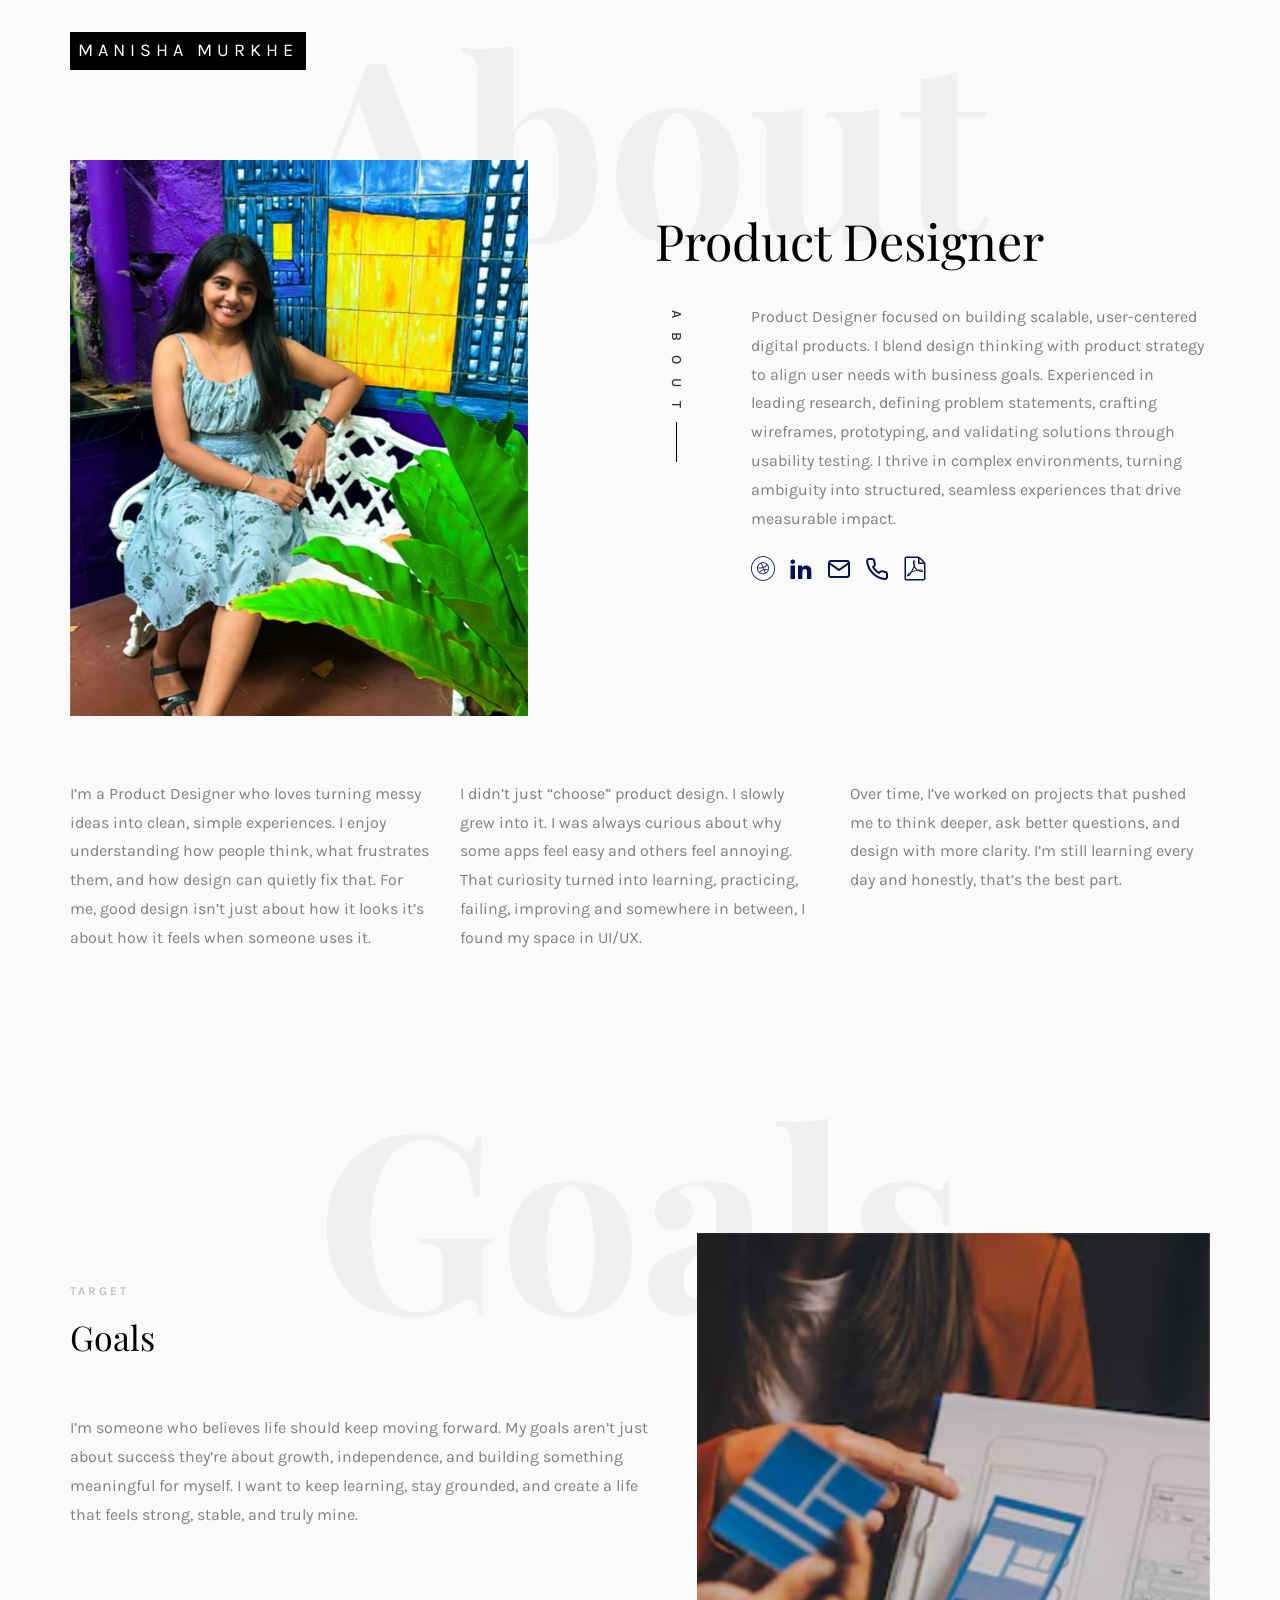
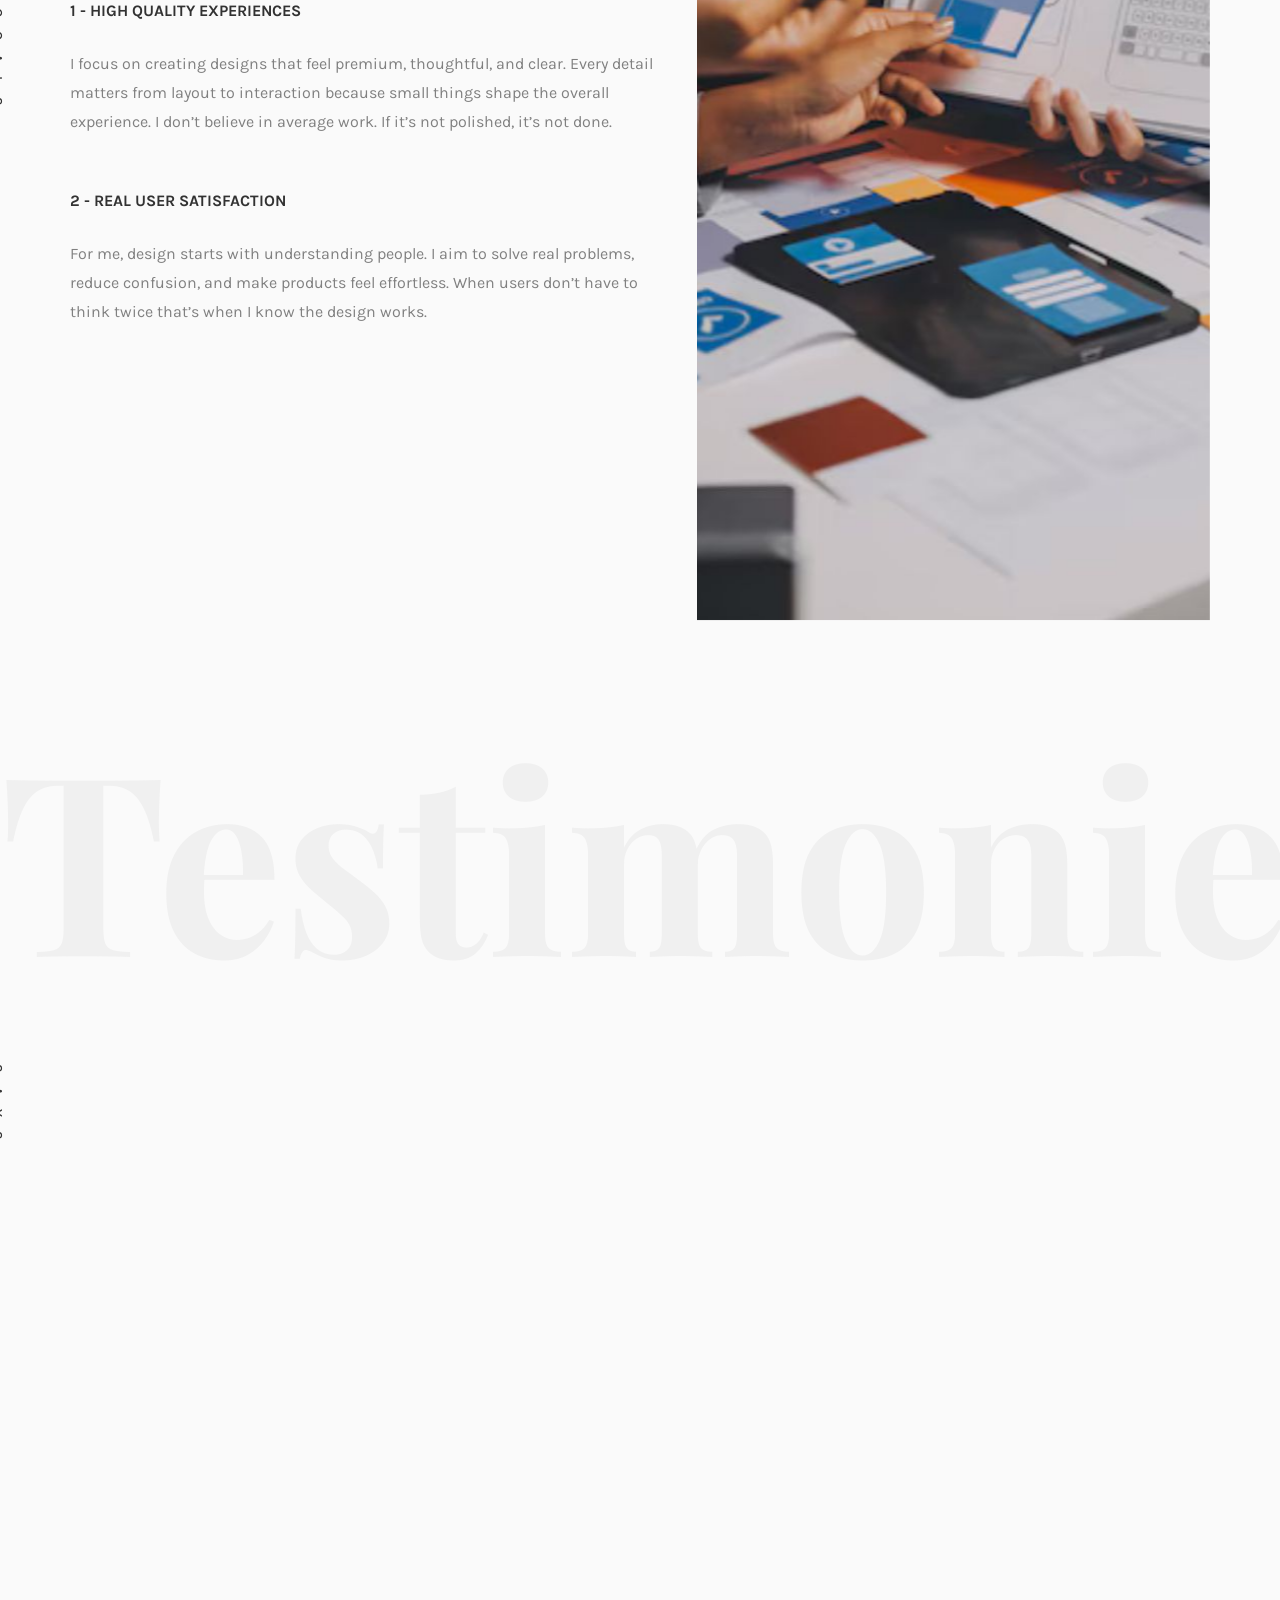
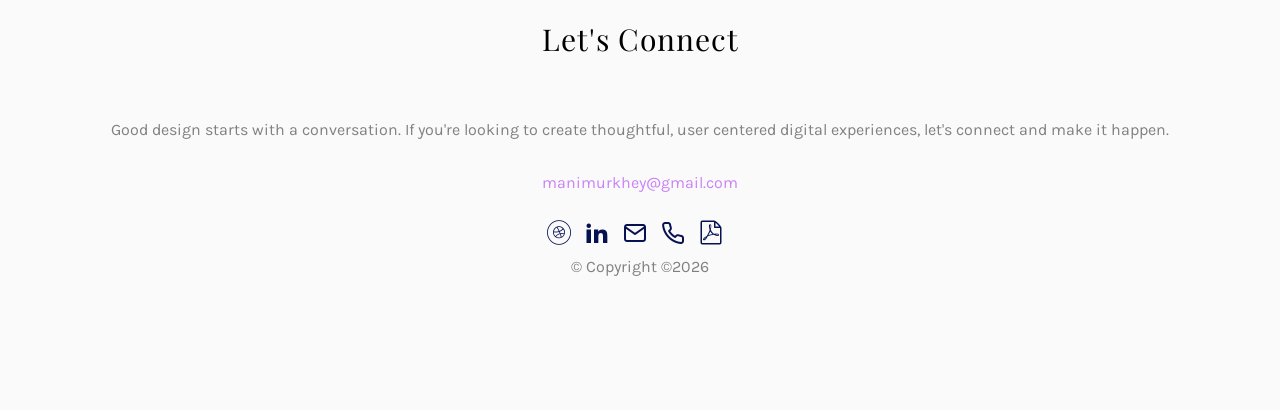
<file: about.html>
<!DOCTYPE HTML>
<html>
	<head>
	<meta charset="utf-8">
	<meta http-equiv="X-UA-Compatible" content="IE=edge">
	<title>Manisha Murkhe | Product Designer</title>
	<meta name="viewport" content="width=device-width, initial-scale=1">
	<meta name="description" content="" />
	<meta name="keywords" content="" />
	<meta name="author" content="" />

  <!-- Facebook and Twitter integration -->
	<meta property="og:title" content=""/>
	<meta property="og:image" content=""/>
	<meta property="og:url" content=""/>
	<meta property="og:site_name" content=""/>
	<meta property="og:description" content=""/>
	<meta name="twitter:title" content="" />
	<meta name="twitter:image" content="" />
	<meta name="twitter:url" content="" />
	<meta name="twitter:card" content="" />

	<!-- Place favicon.ico and apple-touch-icon.png in the root directory -->
	<link rel="shortcut icon" href="favicon.ico">

	<link href="https://fonts.googleapis.com/css?family=Karla:400,700" rel="stylesheet">
	<link href="https://fonts.googleapis.com/css?family=Playfair+Display:400,400i,700" rel="stylesheet">
	
	<!-- Animate.css -->
	<link rel="stylesheet" href="css/animate.css">
	<!-- Icomoon Icon Fonts-->
	<link rel="stylesheet" href="css/icomoon.css">
	<!-- Bootstrap  -->
	<link rel="stylesheet" href="css/bootstrap.css">
	<!-- Owl Carousel -->
	<link rel="stylesheet" href="css/owl.carousel.min.css">
	<link rel="stylesheet" href="css/owl.theme.default.min.css">
	<!-- Magnific Popup -->
	<link rel="stylesheet" href="css/magnific-popup.css">

	<link rel="stylesheet" href="css/style.css">


	<!-- Modernizr JS -->
	<script src="js/modernizr-2.6.2.min.js"></script>
	<!-- FOR IE9 below -->
	<!--[if lt IE 9]>
	<script src="js/respond.min.js"></script>
	<![endif]-->

	</head>
	<body>

	<nav id="colorlib-main-nav" role="navigation">
		<a href="#" class="js-colorlib-nav-toggle colorlib-nav-toggle active"><i></i></a>
		<div class="js-fullheight colorlib-table">
			<div class="colorlib-table-cell js-fullheight">
				<div class="row">
					<div class="col-md-12">
						<div class="form-group">
							<input type="text" class="form-control" id="search" placeholder="Enter any key to search...">
							<button type="submit" class="btn btn-primary"><i class="icon-search3"></i></button>
						</div>
					</div>
				</div>
				<div class="row">
					<div class="col-md-12">
						<ul>
							<li><a href="index.html">Home</a></li>
							<li><a href="services.html">Services</a></li>
							<li><a href="work.html">Work</a></li>
							<li><a href="blog.html">Blog</a></li>
							<li class="active"><a href="about.html">About</a></li>
							<li><a href="contact.html">Contact</a></li>
						</ul>
					</div>
				</div>
				<div class="row">
					<div class="col-md-12">
						<h2 class="head-title">Works</h2>
						<a href="images/work-1.jpg" class="gallery image-popup-link text-center" style="background-image: url(images/work-1.jpg);">
							<span><i class="icon-search3"></i></span>
						</a>
						<a href="images/work-2.jpg" class="gallery image-popup-link text-center" style="background-image: url(images/work-2.jpg);">
							<span><i class="icon-search3"></i></span>
						</a>
						<a href="images/work-3.jpg" class="gallery image-popup-link text-center" style="background-image: url(images/work-3.jpg);">
							<span><i class="icon-search3"></i></span>
						</a>
						<a href="images/work-4.jpg" class="gallery image-popup-link text-center" style="background-image: url(images/work-4.jpg);">
							<span><i class="icon-search3"></i></span>
						</a>
					</div>
				</div>
			</div>
		</div>
	</nav>
	
	<div id="colorlib-page">
		<header>
			<div class="container">
				<div class="row">
					<div class="col-md-12">
						<div class="colorlib-navbar-brand">
							<a class="colorlib-logo" href="index.html"><span>Manisha Murkhe</span></a>
						</div>
					</div>
				</div>
			</div>
		</header>
		<div id="colorlib-about">
			<div class="container">
				<div class="row text-center">
					<h2 class="bold">About</h2>
				</div>
				<div class="row row-padded-bottom">
					<div class="col-md-5 animate-box">
						<img class="img-responsive about-img" src="images/ManishaMurkhe.jpg" alt="Manisha Murkhe">
					</div>
					<div class="col-md-6 col-md-push-1 animate-box">
						<div class="about-desc">
							<h2><span>Product Designer</span></h2>
							<div class="desc">
								<div class="rotate">
									<h2 class="heading">About</h2>
								</div>
								<p>Product Designer focused on building scalable, user-centered digital products. I blend design thinking with product strategy to align user needs with business goals. Experienced in leading research, defining problem statements, crafting wireframes, prototyping, and validating solutions through usability testing. I thrive in complex environments, turning ambiguity into structured, seamless experiences that drive measurable impact.</p>
								<p class="colorlib-social-icons">
    <a href="https://www.behance.net/manishamurkhe" target="_blank"><i class="icon-dribbble2"></i></a>
    <a href="https://www.linkedin.com/in/manisha-murkhe-967870202/" target="_blank"><i class="icon-linkedin2"></i></a>
    <a href="mailto:manimurkhey@gmail.com"><i class="icon-mail5"></i></a>
    <a href="tel:+917721084207"><i class="icon-phone2"></i></a>
    <a href="https://drive.google.com/file/d/1meg90JMLWFdBJZbxl0y2p9k0TV6ZlJ-D/view?usp=sharing" target="_blank" download="Manisha-Murkhe-Resume.pdf"><i class="icon-file-pdf"></i></a>
</p>
								<!-- <p><a href="index.html" class="btn btn-primary btn-outline">View My Works</a></p> -->
							</div>
						</div>
					</div>
				</div>
				<div class="row">
					<div class="col-md-4 animate-box">
						<p>I’m a Product Designer who loves turning messy ideas into clean, simple experiences. I enjoy understanding how people think, what frustrates them, and how design can quietly fix that. For me, good design isn’t just about how it looks  it’s about how it feels when someone uses it.</p>
					</div>
					<div class="col-md-4 animate-box">
						<p>I didn’t just “choose” product design. I slowly grew into it. I was always curious about why some apps feel easy and others feel annoying. That curiosity turned into learning, practicing, failing, improving and somewhere in between, I found my space in UI/UX.</p>
					</div>
					<div class="col-md-4 animate-box">
						<p>Over time, I’ve worked on projects that pushed me to think deeper, ask better questions, and design with more clarity. I’m still learning every day and honestly, that’s the best part.</p>
					</div>
				</div>
			</div>
		</div>
		<div id="colorlib-services">
			<div class="container">
				<div class="row text-center">
					<h2 class="bold">Goals</h2>
				</div>
				<div class="row">
					<div class="col-md-12">
						<div class="services-flex">
							<div class="one-third">
								<div class="row">
									<div class="col-md-12 col-md-offset-0 animate-box intro-heading">
										<span>Target</span>
										<h2>Goals</h2>
										<p>I’m someone who believes life should keep moving forward. My goals aren’t just about success they’re about growth, independence, and building something meaningful for myself. I want to keep learning, stay grounded, and create a life that feels strong, stable, and truly mine.</p>
									</div>
								</div>
								<div class="row">
									<div class="col-md-12">
										<div class="rotate">
											<h2 class="heading">Goals</h2>
										</div>
									</div>
									<div class="col-md-12">
										<div class="services animate-box">
											<h3>1 - High Quality Experiences</h3>
											<p>I focus on creating designs that feel premium, thoughtful, and clear. Every detail matters from layout to interaction  because small things shape the overall experience. I don’t believe in average work. If it’s not polished, it’s not done.</p>
										</div>
										<div class="services animate-box">
											<h3>2 - Real User Satisfaction</h3>
											<p>For me, design starts with understanding people. I aim to solve real problems, reduce confusion, and make products feel effortless. When users don’t have to think twice  that’s when I know the design works.</p>
										</div>
										<div class="services animate-box">
											<h3>3 - Well-Structured, Easy-to-Maintain Products</h3>
											<p>Good design isn’t just about how it looks today. I build systems that are organized, scalable, and easy to manage in the long run. Clean structure less chaos later.</p>
										</div>
									</div>
								</div>
							</div>
							<div class="one-forth services-img" style="background-image: url(images/services-img-1.jpg);">
							</div>
						</div>
					</div>
				</div>
			</div>
		</div>

		<div id="colorlib-testimony">
			<div class="container">
				<div class="row text-center">
					<h2 class="bold">Testimonies</h2>
				</div>
				<div class="row">
					<div class="col-md-12 col-md-offset-0 text-center animate-box intro-heading">
						<span>Testimonies</span>
						<h2>Clients Says</h2>
					</div>
				</div>
				<div class="row">
					<div class="col-md-12">
						<div class="rotate">
							<h2 class="heading">Says</h2>
						</div>
					</div>
				</div>
				<div class="row animate-box">
					<div class="owl-carousel">
						<div class="item">
							<div class="col-md-12 text-center">
								<div class="testimony">
									<blockquote>
										<p>"Working with Manisha was honestly smooth from start to finish. She doesn’t just design screens  she thinks through the entire experience. She asks the right questions, challenges assumptions, and delivers work that feels clean and well thought out."</p>
										<span> &mdash; Saj Counsulting Services</span>
									</blockquote>
								</div>
							</div>
						</div>
						<div class="item">
							<div class="col-md-12 text-center">
								<div class="testimony">
									<blockquote>
										<p>"Manisha has a strong eye for detail and clarity. What I appreciate most is how she turns complex ideas into simple, usable flows. She’s calm under pressure and always open to feedback, which makes collaboration easy. She genuinely cares about the product. You can see it in how deeply she understands users before jumping into design. Her work feels intentional, not rushed and that’s rare."</p>
										<span> &mdash; Reserveoceaan</span>
									</blockquote>
								</div>
							</div>
						</div>
					</div>
				</div>
			</div>
		</div>

		<footer>
			<div id="footer">
				<div class="container">
					<div class="row">
						<div class="col-md-12 text-center">
							<h2>Let's Connect</h2>
							<p>Good design starts with a conversation. If you're looking to create thoughtful, user centered digital experiences, let's connect and make it happen.</p>
							<p><a href="mailto:manimurkhey@gmail.com">manimurkhey@gmail.com</a></p>
							<p class="colorlib-social-icons">
    <a href="https://www.behance.net/manishamurkhe" target="_blank"><i class="icon-dribbble2"></i></a>
    <a href="https://www.linkedin.com/in/manisha-murkhe-967870202/" target="_blank"><i class="icon-linkedin2"></i></a>
    <a href="mailto:manimurkhey@gmail.com"><i class="icon-mail5"></i></a>
    <a href="tel:+917721084207"><i class="icon-phone2"></i></a>
    <a href="https://drive.google.com/file/d/1meg90JMLWFdBJZbxl0y2p9k0TV6ZlJ-D/view?usp=sharing" target="_blank" download="Manisha-Murkhe-Resume.pdf"><i class="icon-file-pdf"></i></a>
							</p>
						</div>
					</div>
					<div class="row">
						<div class="col-md-12 text-center">
							<p>
								&copy; <!-- Link back to Colorlib can't be removed. Template is licensed under CC BY 3.0. -->
Copyright &copy;<script>document.write(new Date().getFullYear());</script>
<!-- Link back to Colorlib can't be removed. Template is licensed under CC BY 3.0. -->
							</p>
						</div>
					</div>
				</div>
			</div>
		</footer>
	
	</div>

	<!-- jQuery -->
	<script src="js/jquery.min.js"></script>
	<!-- jQuery Easing -->
	<script src="js/jquery.easing.1.3.js"></script>
	<!-- Bootstrap -->
	<script src="js/bootstrap.min.js"></script>
	<!-- Waypoints -->
	<script src="js/jquery.waypoints.min.js"></script>
	<!-- Owl Carousel -->
	<script src="js/owl.carousel.min.js"></script>
	<!-- Magnific Popup -->
	<script src="js/jquery.magnific-popup.min.js"></script>
	<script src="js/magnific-popup-options.js"></script>

	<!-- Main JS (Do not remove) -->
	<script src="js/main.js"></script>

	</body>
</html>
</file>
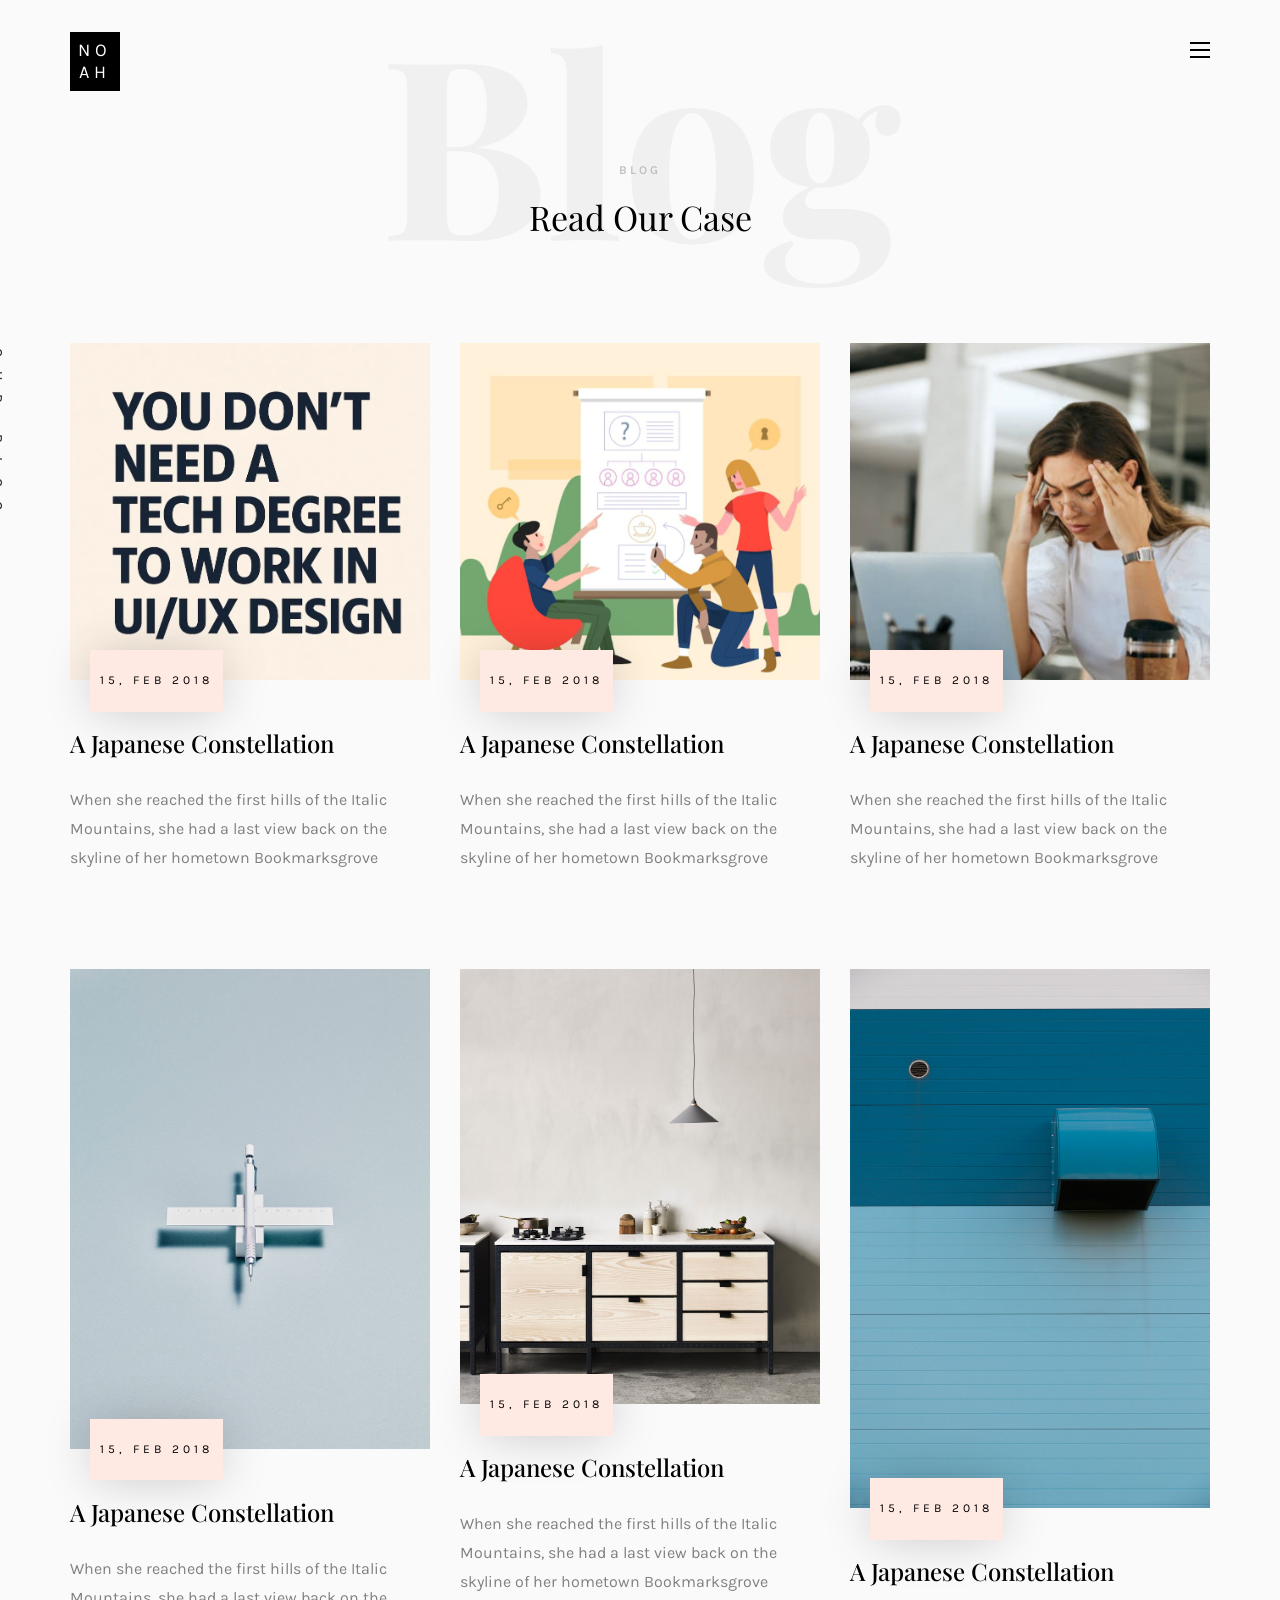
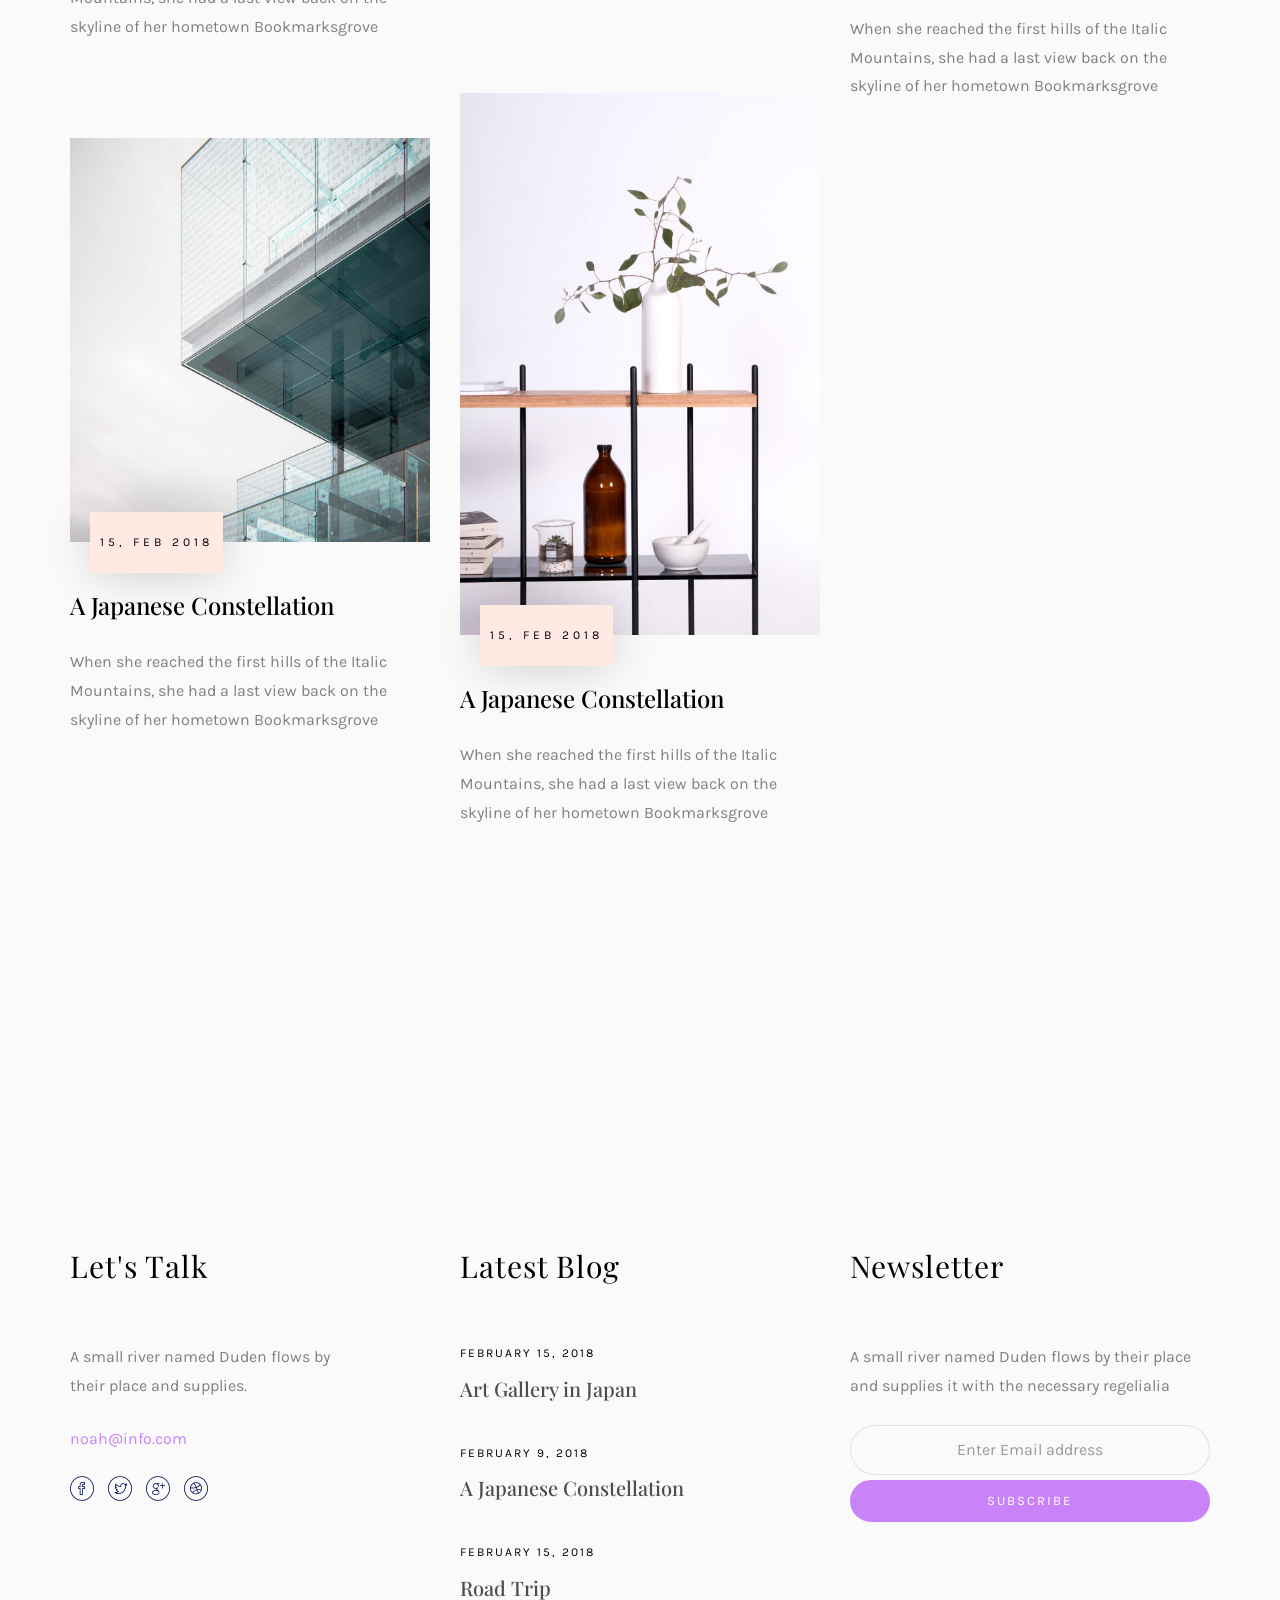
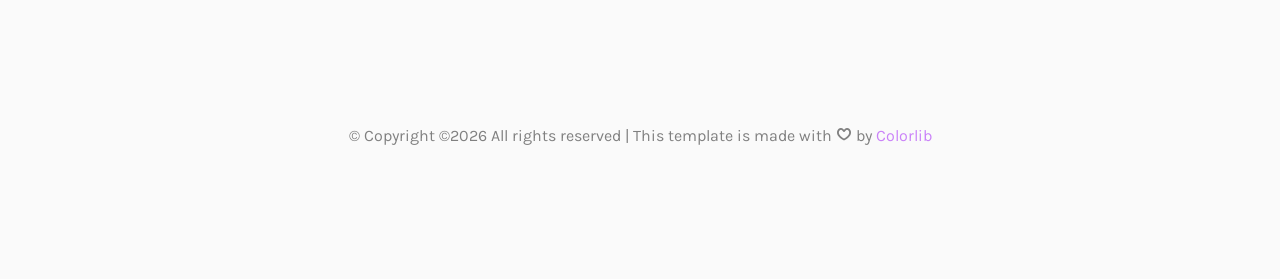
<file: blog.html>
<!DOCTYPE HTML>
<html>
	<head>
	<meta charset="utf-8">
	<meta http-equiv="X-UA-Compatible" content="IE=edge">
	<title>Noah Template</title>
	<meta name="viewport" content="width=device-width, initial-scale=1">
	<meta name="description" content="" />
	<meta name="keywords" content="" />
	<meta name="author" content="" />

  <!-- Facebook and Twitter integration -->
	<meta property="og:title" content=""/>
	<meta property="og:image" content=""/>
	<meta property="og:url" content=""/>
	<meta property="og:site_name" content=""/>
	<meta property="og:description" content=""/>
	<meta name="twitter:title" content="" />
	<meta name="twitter:image" content="" />
	<meta name="twitter:url" content="" />
	<meta name="twitter:card" content="" />

	<!-- Place favicon.ico and apple-touch-icon.png in the root directory -->
	<link rel="shortcut icon" href="favicon.ico">

	<link href="https://fonts.googleapis.com/css?family=Karla:400,700" rel="stylesheet">
	<link href="https://fonts.googleapis.com/css?family=Playfair+Display:400,400i,700" rel="stylesheet">
	
	<!-- Animate.css -->
	<link rel="stylesheet" href="css/animate.css">
	<!-- Icomoon Icon Fonts-->
	<link rel="stylesheet" href="css/icomoon.css">
	<!-- Bootstrap  -->
	<link rel="stylesheet" href="css/bootstrap.css">
	<!-- Owl Carousel -->
	<link rel="stylesheet" href="css/owl.carousel.min.css">
	<link rel="stylesheet" href="css/owl.theme.default.min.css">
	<!-- Magnific Popup -->
	<link rel="stylesheet" href="css/magnific-popup.css">

	<link rel="stylesheet" href="css/style.css">


	<!-- Modernizr JS -->
	<script src="js/modernizr-2.6.2.min.js"></script>
	<!-- FOR IE9 below -->
	<!--[if lt IE 9]>
	<script src="js/respond.min.js"></script>
	<![endif]-->

	</head>
	<body>

	<nav id="colorlib-main-nav" role="navigation">
		<a href="#" class="js-colorlib-nav-toggle colorlib-nav-toggle active"><i></i></a>
		<div class="js-fullheight colorlib-table">
			<div class="colorlib-table-cell js-fullheight">
				<div class="row">
					<div class="col-md-12">
						<div class="form-group">
							<input type="text" class="form-control" id="search" placeholder="Enter any key to search...">
							<button type="submit" class="btn btn-primary"><i class="icon-search3"></i></button>
						</div>
					</div>
				</div>
				<div class="row">
					<div class="col-md-12">
						<ul>
							<li><a href="index.html">Home</a></li>
							<li><a href="services.html">Services</a></li>
							<li><a href="work.html">Work</a></li>
							<li class="active"><a href="blog.html">Blog</a></li>
							<li><a href="about.html">About</a></li>
							<li><a href="contact.html">Contact</a></li>
						</ul>
					</div>
				</div>
				<div class="row">
					<div class="col-md-12">
						<h2 class="head-title">Works</h2>
						<a href="images/work-1.jpg" class="gallery image-popup-link text-center" style="background-image: url(images/work-1.jpg);">
							<span><i class="icon-search3"></i></span>
						</a>
						<a href="images/work-2.jpg" class="gallery image-popup-link text-center" style="background-image: url(images/work-2.jpg);">
							<span><i class="icon-search3"></i></span>
						</a>
						<a href="images/work-3.jpg" class="gallery image-popup-link text-center" style="background-image: url(images/work-3.jpg);">
							<span><i class="icon-search3"></i></span>
						</a>
						<a href="images/work-4.jpg" class="gallery image-popup-link text-center" style="background-image: url(images/work-4.jpg);">
							<span><i class="icon-search3"></i></span>
						</a>
					</div>
				</div>
			</div>
		</div>
	</nav>
	
	<div id="colorlib-page">
		<header>
			<div class="container">
				<div class="row">
					<div class="col-md-12">
						<div class="colorlib-navbar-brand">
							<a class="colorlib-logo" href="index.html"><span>No</span><span>ah</span></a>
						</div>
						<a href="#" class="js-colorlib-nav-toggle colorlib-nav-toggle"><i></i></a>
					</div>
				</div>
			</div>
		</header>
		
		<div id="colorlib-blog">
			<div class="container">
				<div class="row text-center">
					<h2 class="bold">Blog</h2>
				</div>
				<div class="row">
					<div class="col-md-12 col-md-offset-0 text-center animate-box intro-heading">
						<span>Blog</span>
						<h2>Read Our Case</h2>
					</div>
				</div>
				<div class="row">
					<div class="col-md-12">
						<div class="rotate">
							<h2 class="heading">Our Blog</h2>
						</div>
					</div>
				</div>
				<div class="row">
					<div class="col-md-4">
						<div class="article animate-box">
							<a href="blog.html" class="blog-img">
								<img class="img-responsive" src="images/img-1.jpg" alt="html5 bootstrap by colorlib.com">
								<div class="overlay"></div>
								<div class="link">
									<span class="read">Read more</h2>
								</div>
							</a>
							<div class="desc">
								<span class="meta">15, Feb 2018</span>
								<h2><a href="blog.html">A Japanese Constellation</a></h2>
								<p>When she reached the first hills of the Italic Mountains, she had a last view back on the skyline of her hometown Bookmarksgrove</p>
							</div>
						</div>

						<div class="article animate-box">
							<a href="blog.html" class="blog-img">
								<img class="img-responsive" src="images/img-4.jpg" alt="html5 bootstrap by colorlib.com">
								<div class="overlay"></div>
								<div class="link">
									<span class="read">Read more</h2>
								</div>
							</a>
							<div class="desc">
								<span class="meta">15, Feb 2018</span>
								<h2><a href="blog.html">A Japanese Constellation</a></h2>
								<p>When she reached the first hills of the Italic Mountains, she had a last view back on the skyline of her hometown Bookmarksgrove</p>
							</div>
						</div>

						<div class="article animate-box">
							<a href="blog.html" class="blog-img">
								<img class="img-responsive" src="images/img-7.jpg" alt="html5 bootstrap by colorlib.com">
								<div class="overlay"></div>
								<div class="link">
									<span class="read">Read more</h2>
								</div>
							</a>
							<div class="desc">
								<span class="meta">15, Feb 2018</span>
								<h2><a href="blog.html">A Japanese Constellation</a></h2>
								<p>When she reached the first hills of the Italic Mountains, she had a last view back on the skyline of her hometown Bookmarksgrove</p>
							</div>
						</div>
					</div>


					<div class="col-md-4">
						<div class="article animate-box">
							<a href="blog.html" class="blog-img">
								<img class="img-responsive" src="images/img-2.jpg" alt="html5 bootstrap by colorlib.com">
								<div class="overlay"></div>
								<div class="link">
									<span class="read">Read more</h2>
								</div>
							</a>
							<div class="desc">
								<span class="meta">15, Feb 2018</span>
								<h2><a href="blog.html">A Japanese Constellation</a></h2>
								<p>When she reached the first hills of the Italic Mountains, she had a last view back on the skyline of her hometown Bookmarksgrove</p>
							</div>
						</div>
						
						<div class="article animate-box">
							<a href="blog.html" class="blog-img">
								<img class="img-responsive" src="images/img-5.jpg" alt="html5 bootstrap by colorlib.com">
								<div class="overlay"></div>
								<div class="link">
									<span class="read">Read more</h2>
								</div>
							</a>
							<div class="desc">
								<span class="meta">15, Feb 2018</span>
								<h2><a href="blog.html">A Japanese Constellation</a></h2>
								<p>When she reached the first hills of the Italic Mountains, she had a last view back on the skyline of her hometown Bookmarksgrove</p>
							</div>
						</div>

						<div class="article animate-box">
							<a href="blog.html" class="blog-img">
								<img class="img-responsive" src="images/img-8.jpg" alt="html5 bootstrap by colorlib.com">
								<div class="overlay"></div>
								<div class="link">
									<span class="read">Read more</h2>
								</div>
							</a>
							<div class="desc">
								<span class="meta">15, Feb 2018</span>
								<h2><a href="blog.html">A Japanese Constellation</a></h2>
								<p>When she reached the first hills of the Italic Mountains, she had a last view back on the skyline of her hometown Bookmarksgrove</p>
							</div>
						</div>
					</div>


					<div class="col-md-4">
						<div class="article animate-box">
							<a href="blog.html" class="blog-img">
								<img class="img-responsive" src="images/img-3.jpg" alt="html5 bootstrap by colorlib.com">
								<div class="overlay"></div>
								<div class="link">
									<span class="read">Read more</h2>
								</div>
							</a>
							<div class="desc">
								<span class="meta">15, Feb 2018</span>
								<h2><a href="blog.html">A Japanese Constellation</a></h2>
								<p>When she reached the first hills of the Italic Mountains, she had a last view back on the skyline of her hometown Bookmarksgrove</p>
							</div>
						</div>

						<div class="article animate-box">
							<a href="blog.html" class="blog-img">
								<img class="img-responsive" src="images/img-6.jpg" alt="html5 bootstrap by colorlib.com">
								<div class="overlay"></div>
								<div class="link">
									<span class="read">Read more</h2>
								</div>
							</a>
							<div class="desc">
								<span class="meta">15, Feb 2018</span>
								<h2><a href="blog.html">A Japanese Constellation</a></h2>
								<p>When she reached the first hills of the Italic Mountains, she had a last view back on the skyline of her hometown Bookmarksgrove</p>
							</div>
						</div>

						<div class="article animate-box">
							<a href="blog.html" class="blog-img">
								<img class="img-responsive" src="images/img-9.jpg" alt="html5 bootstrap by colorlib.com">
								<div class="overlay"></div>
								<div class="link">
									<span class="read">Read more</h2>
								</div>
							</a>
							<div class="desc">
								<span class="meta">15, Feb 2018</span>
								<h2><a href="blog.html">A Japanese Constellation</a></h2>
								<p>When she reached the first hills of the Italic Mountains, she had a last view back on the skyline of her hometown Bookmarksgrove</p>
							</div>
						</div>
					</div>
				</div>
			</div>
		</div>


		<footer>
			<div id="footer">
				<div class="container">
					<div class="row">
						<div class="col-md-4 col-pb-sm">
							<div class="row">
								<div class="col-md-10">
									<h2>Let's Talk</h2>
									<p>A small river named Duden flows by their place and supplies.</p>
									<p><a href="#">noah@info.com</a></p>
									<p class="colorlib-social-icons">
										<a href="#"><i class="icon-facebook4"></i></a>
										<a href="#"><i class="icon-twitter3"></i></a>
										<a href="#"><i class="icon-googleplus"></i></a>
										<a href="#"><i class="icon-dribbble2"></i></a>
									</p>
								</div>
							</div>
						</div>
						<div class="col-md-4 col-pb-sm">
							<h2>Latest Blog</h2>
							<div class="f-entry">
								<a href="#" class="featured-img" style="background-image: url(images/img-1.jpg);"></a>
								<div class="desc">
									<span>February 15, 2018</span>
									<h3><a href="#">Art Gallery in Japan</a></h3>
								</div>
							</div>
							<div class="f-entry">
								<a href="#" class="featured-img" style="background-image: url(images/img-2.jpg);"></a>
								<div class="desc">
									<span>February 9, 2018</span>
									<h3><a href="#">A Japanese Constellation</a></h3>
								</div>
							</div>
							<div class="f-entry">
								<a href="#" class="featured-img" style="background-image: url(images/img-3.jpg);"></a>
								<div class="desc">
									<span>February 15, 2018</span>
									<h3><a href="#">Road Trip</a></h3>
								</div>
							</div>
						</div>
						<div class="col-md-4 col-pb-sm">
							<h2>Newsletter</h2>
							<p>A small river named Duden flows by their place and supplies it with the necessary regelialia</p>
							<div class="subscribe text-center">
								<div class="form-group">
									<input type="text" class="form-control text-center" placeholder="Enter Email address">
									<input type="submit" value="Subscribe" class="btn btn-primary btn-custom">
								</div>
							</div>
						</div>
					</div>
					<div class="row">
						<div class="col-md-12 text-center">
							<p>
								&copy; <!-- Link back to Colorlib can't be removed. Template is licensed under CC BY 3.0. -->
Copyright &copy;<script>document.write(new Date().getFullYear());</script> All rights reserved | This template is made with <i class="icon-heart4" aria-hidden="true"></i> by <a href="https://colorlib.com" target="_blank">Colorlib</a>
<!-- Link back to Colorlib can't be removed. Template is licensed under CC BY 3.0. -->
							</p>
						</div>
					</div>
				</div>
			</div>
		</footer>
	
	</div>

	<!-- jQuery -->
	<script src="js/jquery.min.js"></script>
	<!-- jQuery Easing -->
	<script src="js/jquery.easing.1.3.js"></script>
	<!-- Bootstrap -->
	<script src="js/bootstrap.min.js"></script>
	<!-- Waypoints -->
	<script src="js/jquery.waypoints.min.js"></script>
	<!-- Owl Carousel -->
	<script src="js/owl.carousel.min.js"></script>
	<!-- Magnific Popup -->
	<script src="js/jquery.magnific-popup.min.js"></script>
	<script src="js/magnific-popup-options.js"></script>

	<!-- Main JS (Do not remove) -->
	<script src="js/main.js"></script>

	</body>
</html>
</file>
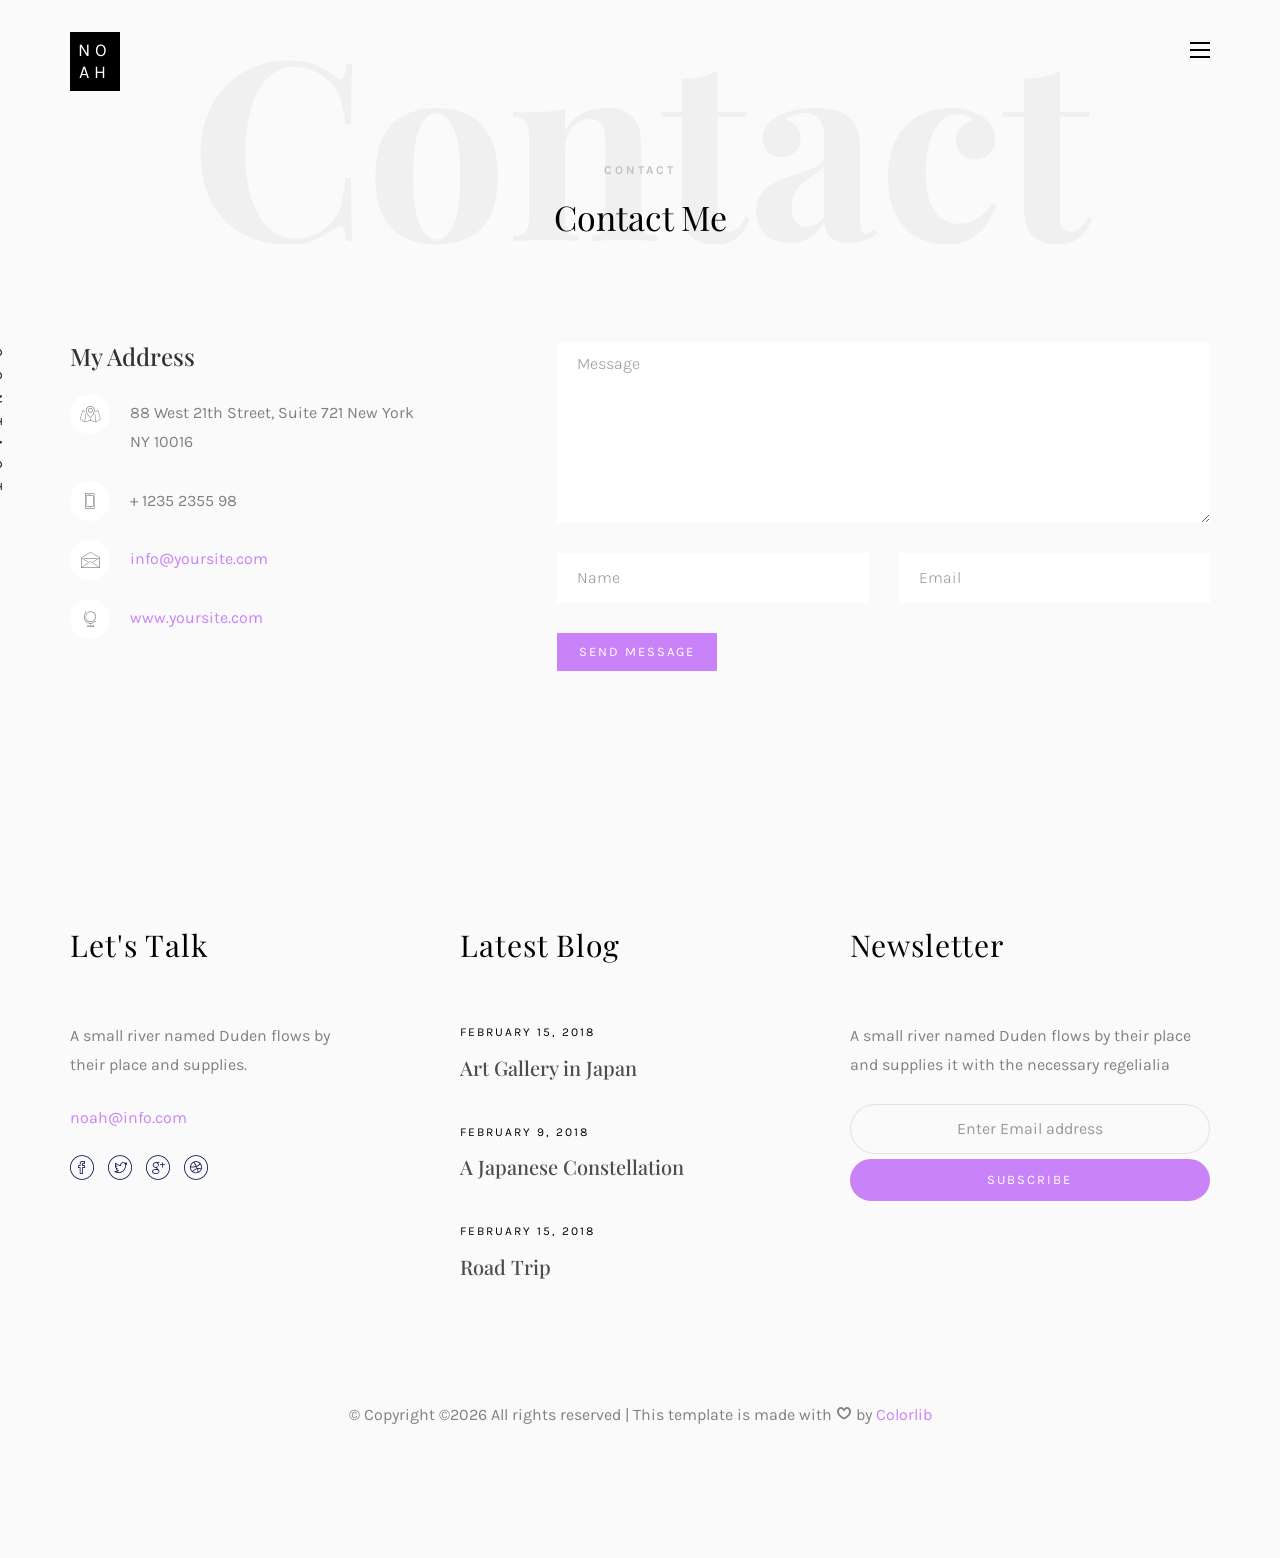
<file: contact.html>
<!DOCTYPE HTML>
<html>
	<head>
	<meta charset="utf-8">
	<meta http-equiv="X-UA-Compatible" content="IE=edge">
	<title>Noah Template</title>
	<meta name="viewport" content="width=device-width, initial-scale=1">
	<meta name="description" content="" />
	<meta name="keywords" content="" />
	<meta name="author" content="" />

  <!-- Facebook and Twitter integration -->
	<meta property="og:title" content=""/>
	<meta property="og:image" content=""/>
	<meta property="og:url" content=""/>
	<meta property="og:site_name" content=""/>
	<meta property="og:description" content=""/>
	<meta name="twitter:title" content="" />
	<meta name="twitter:image" content="" />
	<meta name="twitter:url" content="" />
	<meta name="twitter:card" content="" />

	<!-- Place favicon.ico and apple-touch-icon.png in the root directory -->
	<link rel="shortcut icon" href="favicon.ico">

	<link href="https://fonts.googleapis.com/css?family=Karla:400,700" rel="stylesheet">
	<link href="https://fonts.googleapis.com/css?family=Playfair+Display:400,400i,700" rel="stylesheet">
	
	<!-- Animate.css -->
	<link rel="stylesheet" href="css/animate.css">
	<!-- Icomoon Icon Fonts-->
	<link rel="stylesheet" href="css/icomoon.css">
	<!-- Bootstrap  -->
	<link rel="stylesheet" href="css/bootstrap.css">
	<!-- Owl Carousel -->
	<link rel="stylesheet" href="css/owl.carousel.min.css">
	<link rel="stylesheet" href="css/owl.theme.default.min.css">
	<!-- Magnific Popup -->
	<link rel="stylesheet" href="css/magnific-popup.css">

	<link rel="stylesheet" href="css/style.css">


	<!-- Modernizr JS -->
	<script src="js/modernizr-2.6.2.min.js"></script>
	<!-- FOR IE9 below -->
	<!--[if lt IE 9]>
	<script src="js/respond.min.js"></script>
	<![endif]-->

	</head>
	<body>

	<nav id="colorlib-main-nav" role="navigation">
		<a href="#" class="js-colorlib-nav-toggle colorlib-nav-toggle active"><i></i></a>
		<div class="js-fullheight colorlib-table">
			<div class="colorlib-table-cell js-fullheight">
				<div class="row">
					<div class="col-md-12">
						<div class="form-group">
							<input type="text" class="form-control" id="search" placeholder="Enter any key to search...">
							<button type="submit" class="btn btn-primary"><i class="icon-search3"></i></button>
						</div>
					</div>
				</div>
				<div class="row">
					<div class="col-md-12">
						<ul>
							<li><a href="index.html">Home</a></li>
							<li><a href="services.html">Services</a></li>
							<li><a href="work.html">Work</a></li>
							<li><a href="blog.html">Blog</a></li>
							<li><a href="about.html">About</a></li>
							<li class="active"><a href="contact.html">Contact</a></li>
						</ul>
					</div>
				</div>
				<div class="row">
					<div class="col-md-12">
						<h2 class="head-title">Works</h2>
						<a href="images/work-1.jpg" class="gallery image-popup-link text-center" style="background-image: url(images/work-1.jpg);">
							<span><i class="icon-search3"></i></span>
						</a>
						<a href="images/work-2.jpg" class="gallery image-popup-link text-center" style="background-image: url(images/work-2.jpg);">
							<span><i class="icon-search3"></i></span>
						</a>
						<a href="images/work-3.jpg" class="gallery image-popup-link text-center" style="background-image: url(images/work-3.jpg);">
							<span><i class="icon-search3"></i></span>
						</a>
						<a href="images/work-4.jpg" class="gallery image-popup-link text-center" style="background-image: url(images/work-4.jpg);">
							<span><i class="icon-search3"></i></span>
						</a>
					</div>
				</div>
			</div>
		</div>
	</nav>
	
	<div id="colorlib-page">
		<header>
			<div class="container">
				<div class="row">
					<div class="col-md-12">
						<div class="colorlib-navbar-brand">
							<a class="colorlib-logo" href="index.html"><span>No</span><span>ah</span></a>
						</div>
						<a href="#" class="js-colorlib-nav-toggle colorlib-nav-toggle"><i></i></a>
					</div>
				</div>
			</div>
		</header>
		
		<div id="colorlib-contact">
			<div class="container">
				<div class="row text-center">
					<h2 class="bold">Contact</h2>
				</div>
				<div class="row">
					<div class="col-md-12 col-md-offset-0 text-center animate-box intro-heading">
						<span>Contact</span>
						<h2>Contact Me</h2>
					</div>
				</div>
				<div class="row">
					<div class="col-md-12">
						<div class="rotate">
							<h2 class="heading">Contact</h2>
						</div>
					</div>
				</div>
				<div class="row">
					<div class="col-md-12 col-md-offset-0">
						<div class="row">
							<div class="col-md-4 animate-box">
								<h3>My Address</h3>
								<ul class="contact-info">
									<li><span><i class="icon-map5"></i></span>88 West 21th Street, Suite 721 New York NY 10016</li>
									<li><span><i class="icon-phone4"></i></span>+ 1235 2355 98</li>
									<li><span><i class="icon-envelope2"></i></span><a href="#">info@yoursite.com</a></li>
									<li><span><i class="icon-globe3"></i></span><a href="#">www.yoursite.com</a></li>
								</ul>
							</div>
							<div class="col-md-7 col-md-push-1 animate-box">
								<div class="row">
									<div class="col-md-12">
										<div class="form-group">
											<textarea name="" class="form-control" id="" cols="30" rows="7" placeholder="Message"></textarea>
										</div>
									</div>
									<div class="col-md-6">
										<div class="form-group">
											<input type="text" class="form-control" placeholder="Name">
										</div>
									</div>
									<div class="col-md-6">
										<div class="form-group">
											<input type="text" class="form-control" placeholder="Email">
										</div>
									</div>
									<div class="col-md-12">
										<div class="form-group">
											<input type="submit" value="Send Message" class="btn btn-primary">
										</div>
									</div>
								</div>
							</div>
						</div>
					</div>
				</div>
			</div>
		</div>

		<footer>
			<div id="footer">
				<div class="container">
					<div class="row">
						<div class="col-md-4 col-pb-sm">
							<div class="row">
								<div class="col-md-10">
									<h2>Let's Talk</h2>
									<p>A small river named Duden flows by their place and supplies.</p>
									<p><a href="#">noah@info.com</a></p>
									<p class="colorlib-social-icons">
										<a href="#"><i class="icon-facebook4"></i></a>
										<a href="#"><i class="icon-twitter3"></i></a>
										<a href="#"><i class="icon-googleplus"></i></a>
										<a href="#"><i class="icon-dribbble2"></i></a>
									</p>
								</div>
							</div>
						</div>
						<div class="col-md-4 col-pb-sm">
							<h2>Latest Blog</h2>
							<div class="f-entry">
								<a href="#" class="featured-img" style="background-image: url(images/img-1.jpg);"></a>
								<div class="desc">
									<span>February 15, 2018</span>
									<h3><a href="#">Art Gallery in Japan</a></h3>
								</div>
							</div>
							<div class="f-entry">
								<a href="#" class="featured-img" style="background-image: url(images/img-2.jpg);"></a>
								<div class="desc">
									<span>February 9, 2018</span>
									<h3><a href="#">A Japanese Constellation</a></h3>
								</div>
							</div>
							<div class="f-entry">
								<a href="#" class="featured-img" style="background-image: url(images/img-3.jpg);"></a>
								<div class="desc">
									<span>February 15, 2018</span>
									<h3><a href="#">Road Trip</a></h3>
								</div>
							</div>
						</div>
						<div class="col-md-4 col-pb-sm">
							<h2>Newsletter</h2>
							<p>A small river named Duden flows by their place and supplies it with the necessary regelialia</p>
							<div class="subscribe text-center">
								<div class="form-group">
									<input type="text" class="form-control text-center" placeholder="Enter Email address">
									<input type="submit" value="Subscribe" class="btn btn-primary btn-custom">
								</div>
							</div>
						</div>
					</div>
					<div class="row">
						<div class="col-md-12 text-center">
							<p>
								&copy; <!-- Link back to Colorlib can't be removed. Template is licensed under CC BY 3.0. -->
Copyright &copy;<script>document.write(new Date().getFullYear());</script> All rights reserved | This template is made with <i class="icon-heart4" aria-hidden="true"></i> by <a href="https://colorlib.com" target="_blank">Colorlib</a>
<!-- Link back to Colorlib can't be removed. Template is licensed under CC BY 3.0. -->
							</p>
						</div>
					</div>
				</div>
			</div>
		</footer>
	
	</div>

	<!-- jQuery -->
	<script src="js/jquery.min.js"></script>
	<!-- jQuery Easing -->
	<script src="js/jquery.easing.1.3.js"></script>
	<!-- Bootstrap -->
	<script src="js/bootstrap.min.js"></script>
	<!-- Waypoints -->
	<script src="js/jquery.waypoints.min.js"></script>
	<!-- Owl Carousel -->
	<script src="js/owl.carousel.min.js"></script>
	<!-- Magnific Popup -->
	<script src="js/jquery.magnific-popup.min.js"></script>
	<script src="js/magnific-popup-options.js"></script>

	<!-- Main JS (Do not remove) -->
	<script src="js/main.js"></script>

	</body>
</html>
</file>
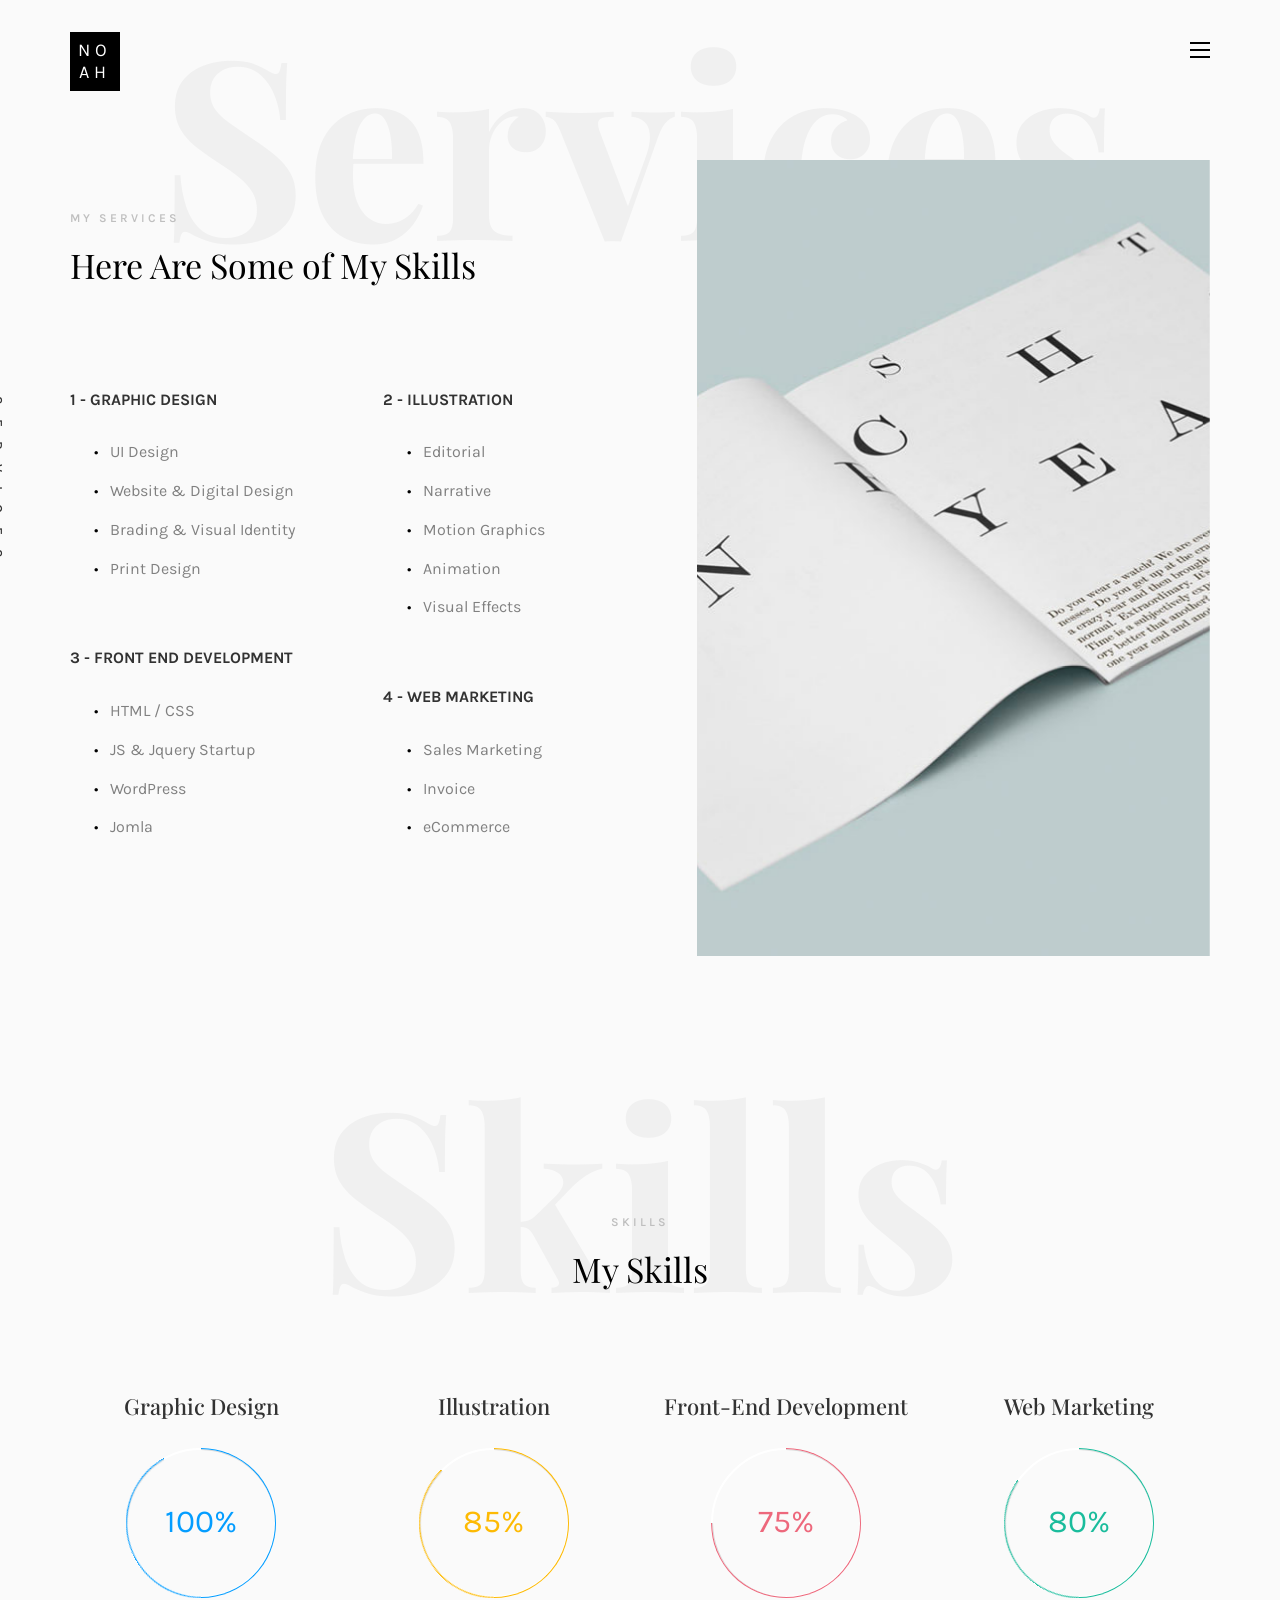
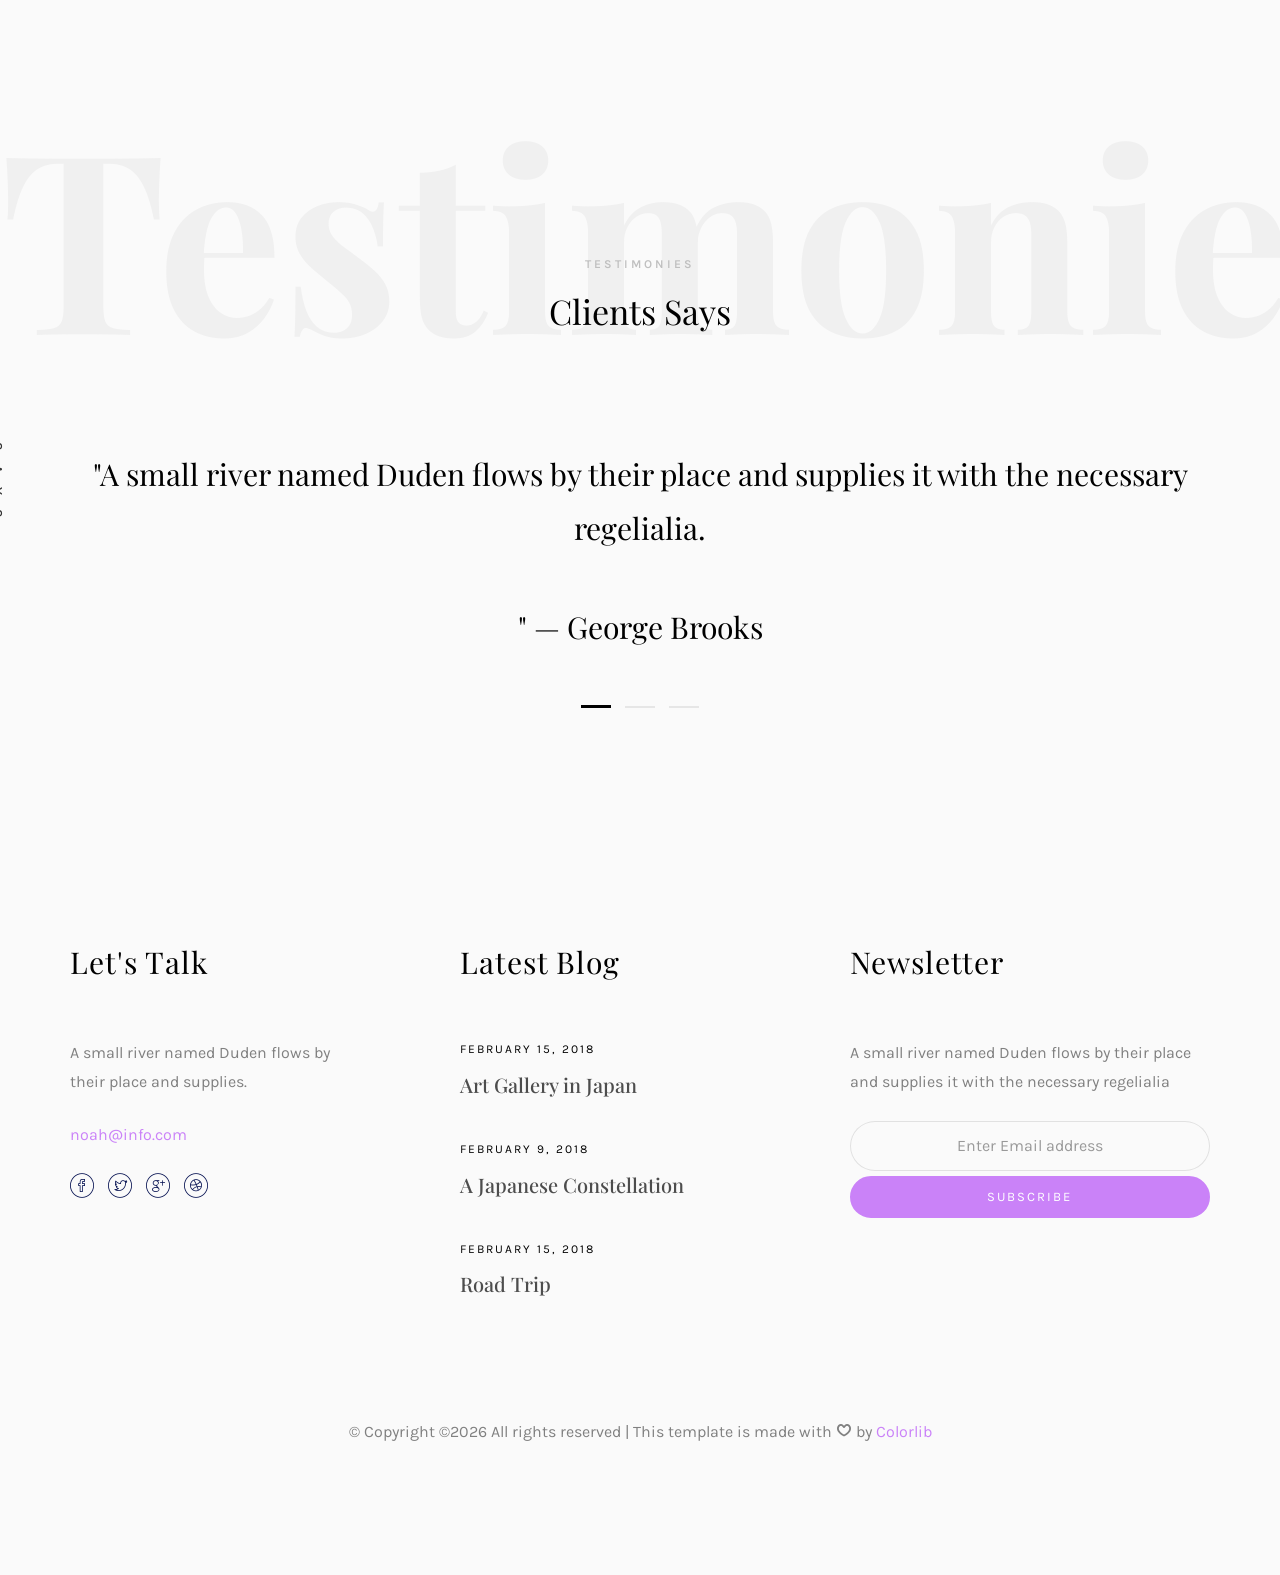
<file: services.html>
<!DOCTYPE HTML>
<html>
	<head>
	<meta charset="utf-8">
	<meta http-equiv="X-UA-Compatible" content="IE=edge">
	<title>Noah Template</title>
	<meta name="viewport" content="width=device-width, initial-scale=1">
	<meta name="description" content="" />
	<meta name="keywords" content="" />
	<meta name="author" content="" />

  <!-- Facebook and Twitter integration -->
	<meta property="og:title" content=""/>
	<meta property="og:image" content=""/>
	<meta property="og:url" content=""/>
	<meta property="og:site_name" content=""/>
	<meta property="og:description" content=""/>
	<meta name="twitter:title" content="" />
	<meta name="twitter:image" content="" />
	<meta name="twitter:url" content="" />
	<meta name="twitter:card" content="" />

	<!-- Place favicon.ico and apple-touch-icon.png in the root directory -->
	<link rel="shortcut icon" href="favicon.ico">

	<link href="https://fonts.googleapis.com/css?family=Karla:400,700" rel="stylesheet">
	<link href="https://fonts.googleapis.com/css?family=Playfair+Display:400,400i,700" rel="stylesheet">
	
	<!-- Animate.css -->
	<link rel="stylesheet" href="css/animate.css">
	<!-- Icomoon Icon Fonts-->
	<link rel="stylesheet" href="css/icomoon.css">
	<!-- Bootstrap  -->
	<link rel="stylesheet" href="css/bootstrap.css">
	<!-- Owl Carousel -->
	<link rel="stylesheet" href="css/owl.carousel.min.css">
	<link rel="stylesheet" href="css/owl.theme.default.min.css">
	<!-- Magnific Popup -->
	<link rel="stylesheet" href="css/magnific-popup.css">

	<link rel="stylesheet" href="css/style.css">


	<!-- Modernizr JS -->
	<script src="js/modernizr-2.6.2.min.js"></script>
	<!-- FOR IE9 below -->
	<!--[if lt IE 9]>
	<script src="js/respond.min.js"></script>
	<![endif]-->

	</head>
	<body>

	<nav id="colorlib-main-nav" role="navigation">
		<a href="#" class="js-colorlib-nav-toggle colorlib-nav-toggle active"><i></i></a>
		<div class="js-fullheight colorlib-table">
			<div class="colorlib-table-cell js-fullheight">
				<div class="row">
					<div class="col-md-12">
						<div class="form-group">
							<input type="text" class="form-control" id="search" placeholder="Enter any key to search...">
							<button type="submit" class="btn btn-primary"><i class="icon-search3"></i></button>
						</div>
					</div>
				</div>
				<div class="row">
					<div class="col-md-12">
						<ul>
							<li><a href="index.html">Home</a></li>
							<li class="active"><a href="services.html">Services</a></li>
							<li><a href="work.html">Work</a></li>
							<li><a href="blog.html">Blog</a></li>
							<li><a href="about.html">About</a></li>
							<li><a href="contact.html">Contact</a></li>
						</ul>
					</div>
				</div>
				<div class="row">
					<div class="col-md-12">
						<h2 class="head-title">Works</h2>
						<a href="images/work-1.jpg" class="gallery image-popup-link text-center" style="background-image: url(images/work-1.jpg);">
							<span><i class="icon-search3"></i></span>
						</a>
						<a href="images/work-2.jpg" class="gallery image-popup-link text-center" style="background-image: url(images/work-2.jpg);">
							<span><i class="icon-search3"></i></span>
						</a>
						<a href="images/work-3.jpg" class="gallery image-popup-link text-center" style="background-image: url(images/work-3.jpg);">
							<span><i class="icon-search3"></i></span>
						</a>
						<a href="images/work-4.jpg" class="gallery image-popup-link text-center" style="background-image: url(images/work-4.jpg);">
							<span><i class="icon-search3"></i></span>
						</a>
					</div>
				</div>
			</div>
		</div>
	</nav>
	
	<div id="colorlib-page">
		<header>
			<div class="container">
				<div class="row">
					<div class="col-md-12">
						<div class="colorlib-navbar-brand">
							<a class="colorlib-logo" href="index.html"><span>No</span><span>ah</span></a>
						</div>
						<a href="#" class="js-colorlib-nav-toggle colorlib-nav-toggle"><i></i></a>
					</div>
				</div>
			</div>
		</header>
		<div id="colorlib-services">
			<div class="container">
				<div class="row text-center">
					<h2 class="bold">Services</h2>
				</div>
				<div class="row">
					<div class="col-md-12">
						<div class="services-flex">
							<div class="one-third">
								<div class="row">
									<div class="col-md-12 col-md-offset-0 animate-box intro-heading">
										<span>My Services</span>
										<h2>Here Are Some of My Skills</h2>
									</div>
								</div>
								<div class="row">
									<div class="col-md-12">
										<div class="rotate">
											<h2 class="heading">Services</h2>
										</div>
									</div>
									<div class="col-md-6">
										<div class="services animate-box">
											<h3>1 - Graphic Design</h3>
											<ul>
												<li>UI Design</li>
												<li>Website &amp; Digital Design</li>
												<li>Brading &amp; Visual Identity</li>
												<li>Print Design</li>
											</ul>
										</div>
										<div class="services animate-box">
											<h3>3 - Front End Development</h3>
											<ul>
												<li>HTML / CSS</li>
												<li>JS &amp; Jquery Startup</li>
												<li>WordPress</li>
												<li>Jomla</li>
											</ul>
										</div>
									</div>
									<div class="col-md-6">
										<div class="services animate-box">
											<h3>2 - Illustration</h3>
											<ul>
												<li>Editorial</li>
												<li>Narrative</li>
												<li>Motion Graphics</li>
												<li>Animation</li>
												<li>Visual Effects</li>
											</ul>
										</div>
										<div class="services animate-box">
											<h3>4 - Web Marketing</h3>
											<ul>
												<li>Sales Marketing</li>
												<li>Invoice</li>
												<li>eCommerce</li>
											</ul>
										</div>
									</div>
								</div>
							</div>
							<div class="one-forth services-img" style="background-image: url(images/services-img.jpg);">
							</div>
						</div>
					</div>
				</div>
			</div>
		</div>

		<div id="colorlib-progress">
			<div class="container">
				<div class="row text-center">
					<h2 class="bold">Skills</h2>
				</div>
				<div class="row">
					<div class="col-md-12 col-md-offset-0 text-center animate-box intro-heading">
						<span>Skills</span>
						<h2>My Skills</h2>
					</div>
				</div>
				<div class="row">
			      <div class="col-md-3 col-sm-6 text-center">
			      	<h2 class="progress-head">Graphic Design</h2>
		            <div class="progress blue">
		                <span class="progress-left">
		                    <span class="progress-bar"></span>
		                </span>
		                <span class="progress-right">
		                    <span class="progress-bar"></span>
		                </span>
		                <div class="progress-value">100%</div>
		            </div>
		         </div>
			 
		         <div class="col-md-3 col-sm-6 text-center">
		         	<h2 class="progress-head">Illustration</h2>
		            <div class="progress yellow">
		                <span class="progress-left">
		                    <span class="progress-bar"></span>
		                </span>
		                <span class="progress-right">
		                    <span class="progress-bar"></span>
		                </span>
		                <div class="progress-value">85%</div>
		            </div>
		         </div>

		         <div class="col-md-3 col-sm-6 text-center">
		         	<h2 class="progress-head">Front-End Development</h2>
		            <div class="progress pink">
		                <span class="progress-left">
		                    <span class="progress-bar"></span>
		                </span>
		                <span class="progress-right">
		                    <span class="progress-bar"></span>
		                </span>
		                <div class="progress-value">75%</div>
		            </div>
		         </div>

		         <div class="col-md-3 col-sm-6 text-center">
		         	<h2 class="progress-head">Web Marketing</h2>
		            <div class="progress green">
		                <span class="progress-left">
		                    <span class="progress-bar"></span>
		                </span>
		                <span class="progress-right">
		                    <span class="progress-bar"></span>
		                </span>
		                <div class="progress-value">80%</div>
		            </div>
		         </div>
			   </div>
			</div>
		</div>

		<div id="colorlib-testimony">
			<div class="container">
				<div class="row text-center">
					<h2 class="bold">Testimonies</h2>
				</div>
				<div class="row">
					<div class="col-md-12 col-md-offset-0 text-center animate-box intro-heading">
						<span>Testimonies</span>
						<h2>Clients Says</h2>
					</div>
				</div>
				<div class="row">
					<div class="col-md-12">
						<div class="rotate">
							<h2 class="heading">Says</h2>
						</div>
					</div>
				</div>
				<div class="row animate-box">
					<div class="owl-carousel">
						<div class="item">
							<div class="col-md-12 text-center">
								<div class="testimony">
									<blockquote>
										<p>"A small river named Duden flows by their place and supplies it with the necessary regelialia.</p>
										<span>" &mdash; George Brooks</span>
									</blockquote>
								</div>
							</div>
						</div>
						<div class="item">
							<div class="col-md-12 text-center">
								<div class="testimony">
									<blockquote>
										<p>"Even the all-powerful Pointing has no control about the blind texts it is an almost unorthographic life One day however a small line of blind text by the name of Lorem Ipsum decided to leave for the far World of Grammar.</p>
										<span>" &mdash; Daniel Foster</span>
									</blockquote>
								</div>
							</div>
						</div>
						<div class="item">
							<div class="col-md-12 text-center">
								<div class="testimony">
									<blockquote>
										<p>"When she reached the first hills of the Italic Mountains, she had a last view back on the skyline of her hometown Bookmarksgrove</p>
										<span>" &mdash; Liam Jenkins</span>
									</blockquote>
								</div>
							</div>
						</div>
					</div>
				</div>
			</div>
		</div>

		<footer>
			<div id="footer">
				<div class="container">
					<div class="row">
						<div class="col-md-4 col-pb-sm">
							<div class="row">
								<div class="col-md-10">
									<h2>Let's Talk</h2>
									<p>A small river named Duden flows by their place and supplies.</p>
									<p><a href="#">noah@info.com</a></p>
									<p class="colorlib-social-icons">
										<a href="#"><i class="icon-facebook4"></i></a>
										<a href="#"><i class="icon-twitter3"></i></a>
										<a href="#"><i class="icon-googleplus"></i></a>
										<a href="#"><i class="icon-dribbble2"></i></a>
									</p>
								</div>
							</div>
						</div>
						<div class="col-md-4 col-pb-sm">
							<h2>Latest Blog</h2>
							<div class="f-entry">
								<a href="#" class="featured-img" style="background-image: url(images/img-1.jpg);"></a>
								<div class="desc">
									<span>February 15, 2018</span>
									<h3><a href="#">Art Gallery in Japan</a></h3>
								</div>
							</div>
							<div class="f-entry">
								<a href="#" class="featured-img" style="background-image: url(images/img-2.jpg);"></a>
								<div class="desc">
									<span>February 9, 2018</span>
									<h3><a href="#">A Japanese Constellation</a></h3>
								</div>
							</div>
							<div class="f-entry">
								<a href="#" class="featured-img" style="background-image: url(images/img-3.jpg);"></a>
								<div class="desc">
									<span>February 15, 2018</span>
									<h3><a href="#">Road Trip</a></h3>
								</div>
							</div>
						</div>
						<div class="col-md-4 col-pb-sm">
							<h2>Newsletter</h2>
							<p>A small river named Duden flows by their place and supplies it with the necessary regelialia</p>
							<div class="subscribe text-center">
								<div class="form-group">
									<input type="text" class="form-control text-center" placeholder="Enter Email address">
									<input type="submit" value="Subscribe" class="btn btn-primary btn-custom">
								</div>
							</div>
						</div>
					</div>
					<div class="row">
						<div class="col-md-12 text-center">
							<p>
								&copy; <!-- Link back to Colorlib can't be removed. Template is licensed under CC BY 3.0. -->
Copyright &copy;<script>document.write(new Date().getFullYear());</script> All rights reserved | This template is made with <i class="icon-heart4" aria-hidden="true"></i> by <a href="https://colorlib.com" target="_blank">Colorlib</a>
<!-- Link back to Colorlib can't be removed. Template is licensed under CC BY 3.0. -->
							</p>
						</div>
					</div>
				</div>
			</div>
		</footer>
	
	</div>

	<!-- jQuery -->
	<script src="js/jquery.min.js"></script>
	<!-- jQuery Easing -->
	<script src="js/jquery.easing.1.3.js"></script>
	<!-- Bootstrap -->
	<script src="js/bootstrap.min.js"></script>
	<!-- Waypoints -->
	<script src="js/jquery.waypoints.min.js"></script>
	<!-- Owl Carousel -->
	<script src="js/owl.carousel.min.js"></script>
	<!-- Magnific Popup -->
	<script src="js/jquery.magnific-popup.min.js"></script>
	<script src="js/magnific-popup-options.js"></script>

	<!-- Main JS (Do not remove) -->
	<script src="js/main.js"></script>

	</body>
</html>
</file>
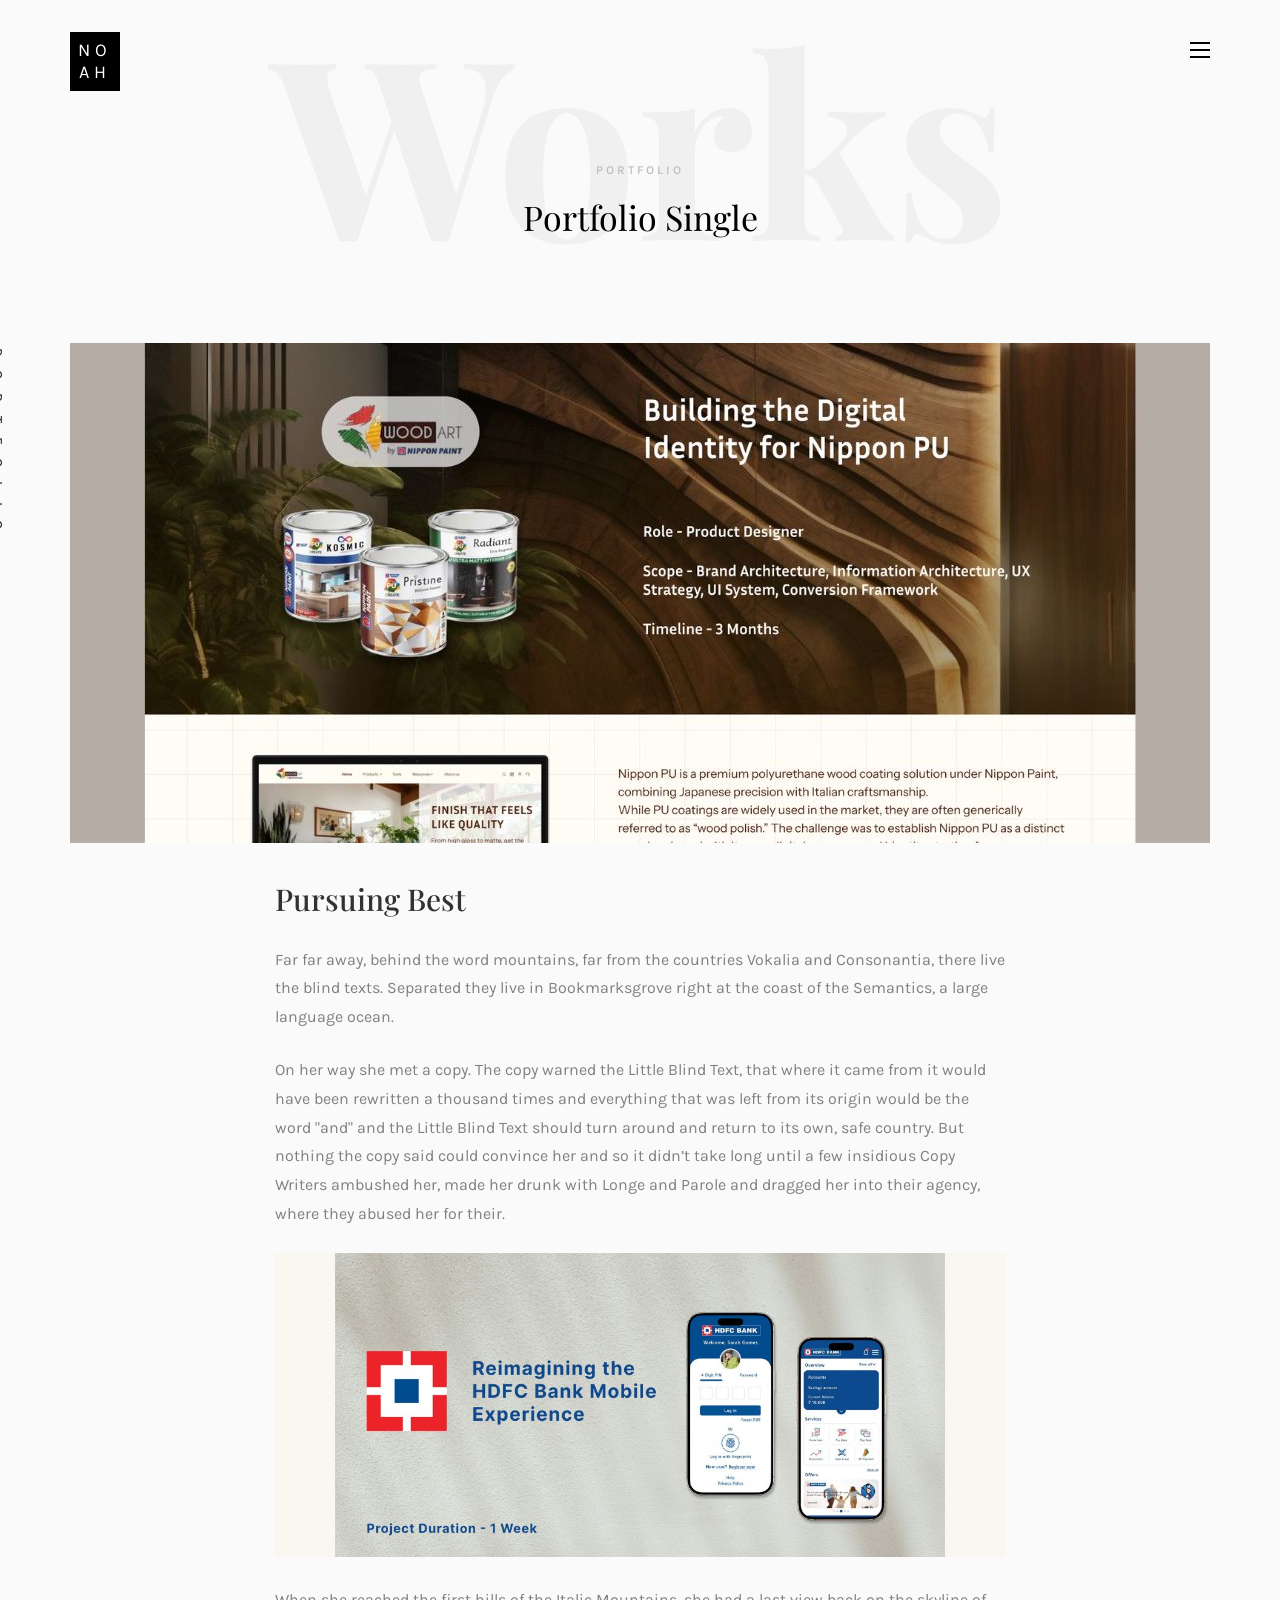
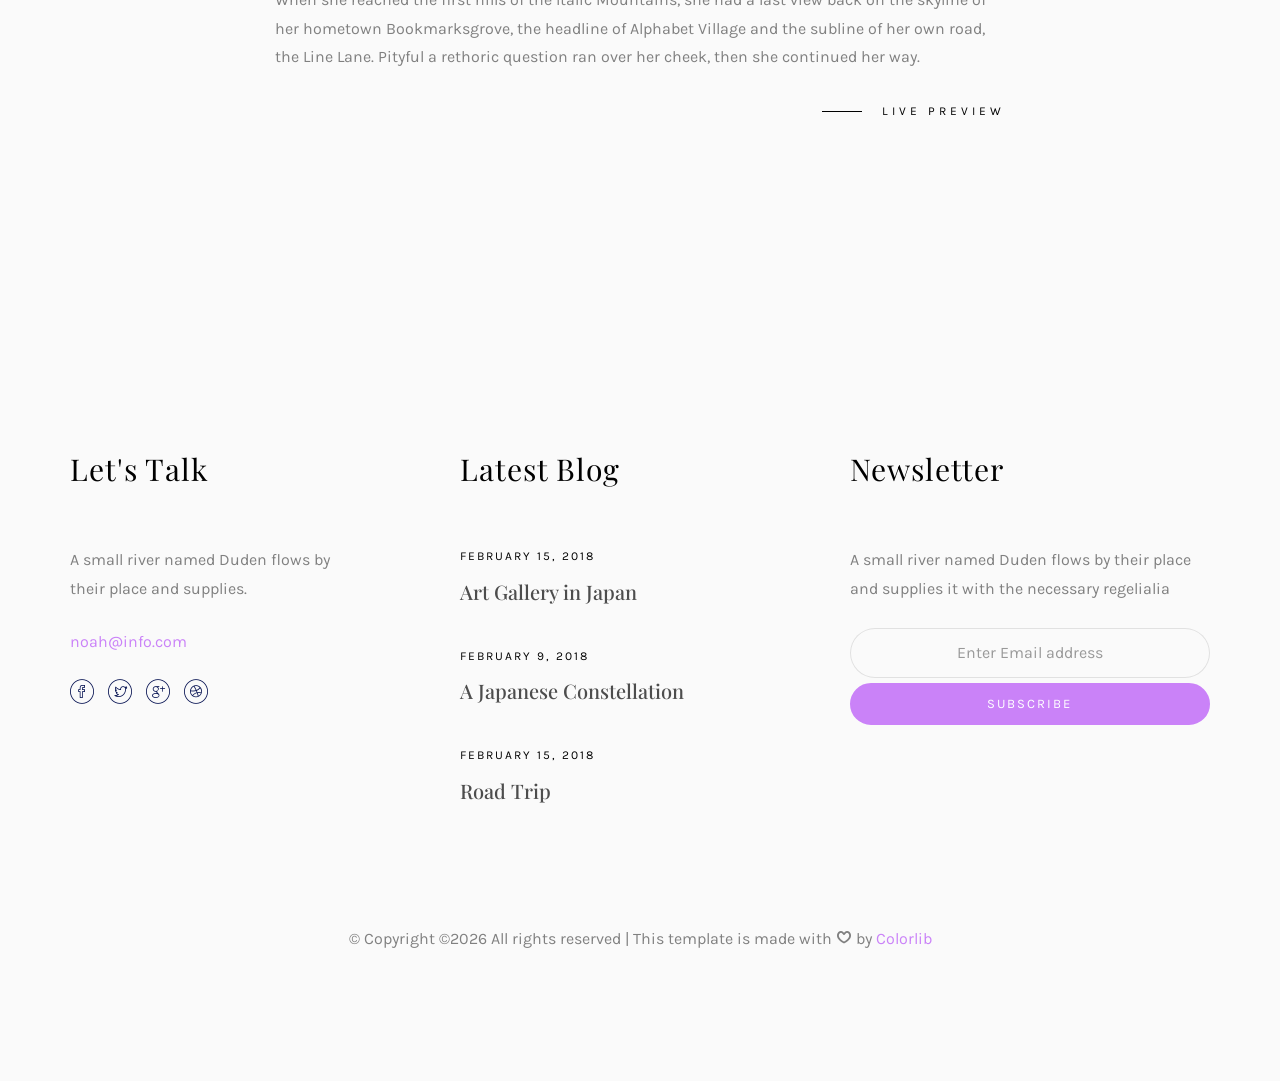
<file: work-single.html>
<!DOCTYPE HTML>
<html>
	<head>
	<meta charset="utf-8">
	<meta http-equiv="X-UA-Compatible" content="IE=edge">
	<title>Noah Template</title>
	<meta name="viewport" content="width=device-width, initial-scale=1">
	<meta name="description" content="" />
	<meta name="keywords" content="" />
	<meta name="author" content="" />

  <!-- Facebook and Twitter integration -->
	<meta property="og:title" content=""/>
	<meta property="og:image" content=""/>
	<meta property="og:url" content=""/>
	<meta property="og:site_name" content=""/>
	<meta property="og:description" content=""/>
	<meta name="twitter:title" content="" />
	<meta name="twitter:image" content="" />
	<meta name="twitter:url" content="" />
	<meta name="twitter:card" content="" />

	<!-- Place favicon.ico and apple-touch-icon.png in the root directory -->
	<link rel="shortcut icon" href="favicon.ico">

	<link href="https://fonts.googleapis.com/css?family=Karla:400,700" rel="stylesheet">
	<link href="https://fonts.googleapis.com/css?family=Playfair+Display:400,400i,700" rel="stylesheet">
	
	<!-- Animate.css -->
	<link rel="stylesheet" href="css/animate.css">
	<!-- Icomoon Icon Fonts-->
	<link rel="stylesheet" href="css/icomoon.css">
	<!-- Bootstrap  -->
	<link rel="stylesheet" href="css/bootstrap.css">
	<!-- Owl Carousel -->
	<link rel="stylesheet" href="css/owl.carousel.min.css">
	<link rel="stylesheet" href="css/owl.theme.default.min.css">
	<!-- Magnific Popup -->
	<link rel="stylesheet" href="css/magnific-popup.css">

	<link rel="stylesheet" href="css/style.css">


	<!-- Modernizr JS -->
	<script src="js/modernizr-2.6.2.min.js"></script>
	<!-- FOR IE9 below -->
	<!--[if lt IE 9]>
	<script src="js/respond.min.js"></script>
	<![endif]-->

	</head>
	<body>

	<nav id="colorlib-main-nav" role="navigation">
		<a href="#" class="js-colorlib-nav-toggle colorlib-nav-toggle active"><i></i></a>
		<div class="js-fullheight colorlib-table">
			<div class="colorlib-table-cell js-fullheight">
				<div class="row">
					<div class="col-md-12">
						<div class="form-group">
							<input type="text" class="form-control" id="search" placeholder="Enter any key to search...">
							<button type="submit" class="btn btn-primary"><i class="icon-search3"></i></button>
						</div>
					</div>
				</div>
				<div class="row">
					<div class="col-md-12">
						<ul>
							<li><a href="index.html">Home</a></li>
							<li><a href="services.html">Services</a></li>
							<li class="active"><a href="work.html">Work</a></li>
							<li><a href="blog.html">Blog</a></li>
							<li><a href="about.html">About</a></li>
							<li><a href="contact.html">Contact</a></li>
						</ul>
					</div>
				</div>
				<div class="row">
					<div class="col-md-12">
						<h2 class="head-title">Works</h2>
						<a href="images/work-1.jpg" class="gallery image-popup-link text-center" style="background-image: url(images/work-1.jpg);">
							<span><i class="icon-search3"></i></span>
						</a>
						<a href="images/work-2.jpg" class="gallery image-popup-link text-center" style="background-image: url(images/work-2.jpg);">
							<span><i class="icon-search3"></i></span>
						</a>
						<a href="images/work-3.jpg" class="gallery image-popup-link text-center" style="background-image: url(images/work-3.jpg);">
							<span><i class="icon-search3"></i></span>
						</a>
						<a href="images/work-4.jpg" class="gallery image-popup-link text-center" style="background-image: url(images/work-4.jpg);">
							<span><i class="icon-search3"></i></span>
						</a>
					</div>
				</div>
			</div>
		</div>
	</nav>
	
	<div id="colorlib-page">
		<header>
			<div class="container">
				<div class="row">
					<div class="col-md-12">
						<div class="colorlib-navbar-brand">
							<a class="colorlib-logo" href="index.html"><span>No</span><span>ah</span></a>
						</div>
						<a href="#" class="js-colorlib-nav-toggle colorlib-nav-toggle"><i></i></a>
					</div>
				</div>
			</div>
		</header>
		<div id="colorlib-work">
			<div class="container">
				<div class="row text-center">
					<h2 class="bold">Works</h2>
				</div>
				<div class="row">
					<div class="col-md-12 col-md-offset-0 text-center animate-box intro-heading">
						<span>Portfolio</span>
						<h2>Portfolio Single</h2>
					</div>
				</div>
				<div class="row">
					<div class="col-md-12">
						<div class="rotate">
							<h2 class="heading">Portfolio</h2>
						</div>
					</div>
				</div>
				<div class="row">
					<div class="col-md-12">
						<div class="work-entry animate-box">
							<a href="work.html" class="work-img" style="background-image: url(images/work-1.jpg);">
							</a>
							<div class="col-md-8 col-md-offset-2">
								<div class="desc">
									<h2>Pursuing Best</h2>
									<p>Far far away, behind the word mountains, far from the countries Vokalia and Consonantia, there live the blind texts. Separated they live in Bookmarksgrove right at the coast of the Semantics, a large language ocean.</p>
									<p>On her way she met a copy. The copy warned the Little Blind Text, that where it came from it would have been rewritten a thousand times and everything that was left from its origin would be the word "and" and the Little Blind Text should turn around and return to its own, safe country. But nothing the copy said could convince her and so it didn’t take long until a few insidious Copy Writers ambushed her, made her drunk with Longe and Parole and dragged her into their agency, where they abused her for their.</p>
									<img class="img-responsive" src="images/work-2.jpg" alt="html5 bootstrap template by colorlib.com"><br>
									<p>When she reached the first hills of the Italic Mountains, she had a last view back on the skyline of her hometown Bookmarksgrove, the headline of Alphabet Village and the subline of her own road, the Line Lane. Pityful a rethoric question ran over her cheek, then she continued her way.</p>
									<p class="read"><a href="#">Live Preview</a></p>
								</div>
							</div>
						</div>
					</div>
				</div>
			</div>
		</div>

		<footer>
			<div id="footer">
				<div class="container">
					<div class="row">
						<div class="col-md-4 col-pb-sm">
							<div class="row">
								<div class="col-md-10">
									<h2>Let's Talk</h2>
									<p>A small river named Duden flows by their place and supplies.</p>
									<p><a href="#">noah@info.com</a></p>
									<p class="colorlib-social-icons">
										<a href="#"><i class="icon-facebook4"></i></a>
										<a href="#"><i class="icon-twitter3"></i></a>
										<a href="#"><i class="icon-googleplus"></i></a>
										<a href="#"><i class="icon-dribbble2"></i></a>
									</p>
								</div>
							</div>
						</div>
						<div class="col-md-4 col-pb-sm">
							<h2>Latest Blog</h2>
							<div class="f-entry">
								<a href="#" class="featured-img" style="background-image: url(images/img-1.jpg);"></a>
								<div class="desc">
									<span>February 15, 2018</span>
									<h3><a href="#">Art Gallery in Japan</a></h3>
								</div>
							</div>
							<div class="f-entry">
								<a href="#" class="featured-img" style="background-image: url(images/img-2.jpg);"></a>
								<div class="desc">
									<span>February 9, 2018</span>
									<h3><a href="#">A Japanese Constellation</a></h3>
								</div>
							</div>
							<div class="f-entry">
								<a href="#" class="featured-img" style="background-image: url(images/img-3.jpg);"></a>
								<div class="desc">
									<span>February 15, 2018</span>
									<h3><a href="#">Road Trip</a></h3>
								</div>
							</div>
						</div>
						<div class="col-md-4 col-pb-sm">
							<h2>Newsletter</h2>
							<p>A small river named Duden flows by their place and supplies it with the necessary regelialia</p>
							<div class="subscribe text-center">
								<div class="form-group">
									<input type="text" class="form-control text-center" placeholder="Enter Email address">
									<input type="submit" value="Subscribe" class="btn btn-primary btn-custom">
								</div>
							</div>
						</div>
					</div>
					<div class="row">
						<div class="col-md-12 text-center">
							<p>
								&copy; <!-- Link back to Colorlib can't be removed. Template is licensed under CC BY 3.0. -->
Copyright &copy;<script>document.write(new Date().getFullYear());</script> All rights reserved | This template is made with <i class="icon-heart4" aria-hidden="true"></i> by <a href="https://colorlib.com" target="_blank">Colorlib</a>
<!-- Link back to Colorlib can't be removed. Template is licensed under CC BY 3.0. -->
							</p>
						</div>
					</div>
				</div>
			</div>
		</footer>
	
	</div>

	<!-- jQuery -->
	<script src="js/jquery.min.js"></script>
	<!-- jQuery Easing -->
	<script src="js/jquery.easing.1.3.js"></script>
	<!-- Bootstrap -->
	<script src="js/bootstrap.min.js"></script>
	<!-- Waypoints -->
	<script src="js/jquery.waypoints.min.js"></script>
	<!-- Owl Carousel -->
	<script src="js/owl.carousel.min.js"></script>
	<!-- Magnific Popup -->
	<script src="js/jquery.magnific-popup.min.js"></script>
	<script src="js/magnific-popup-options.js"></script>

	<!-- Main JS (Do not remove) -->
	<script src="js/main.js"></script>

	</body>
</html>
</file>
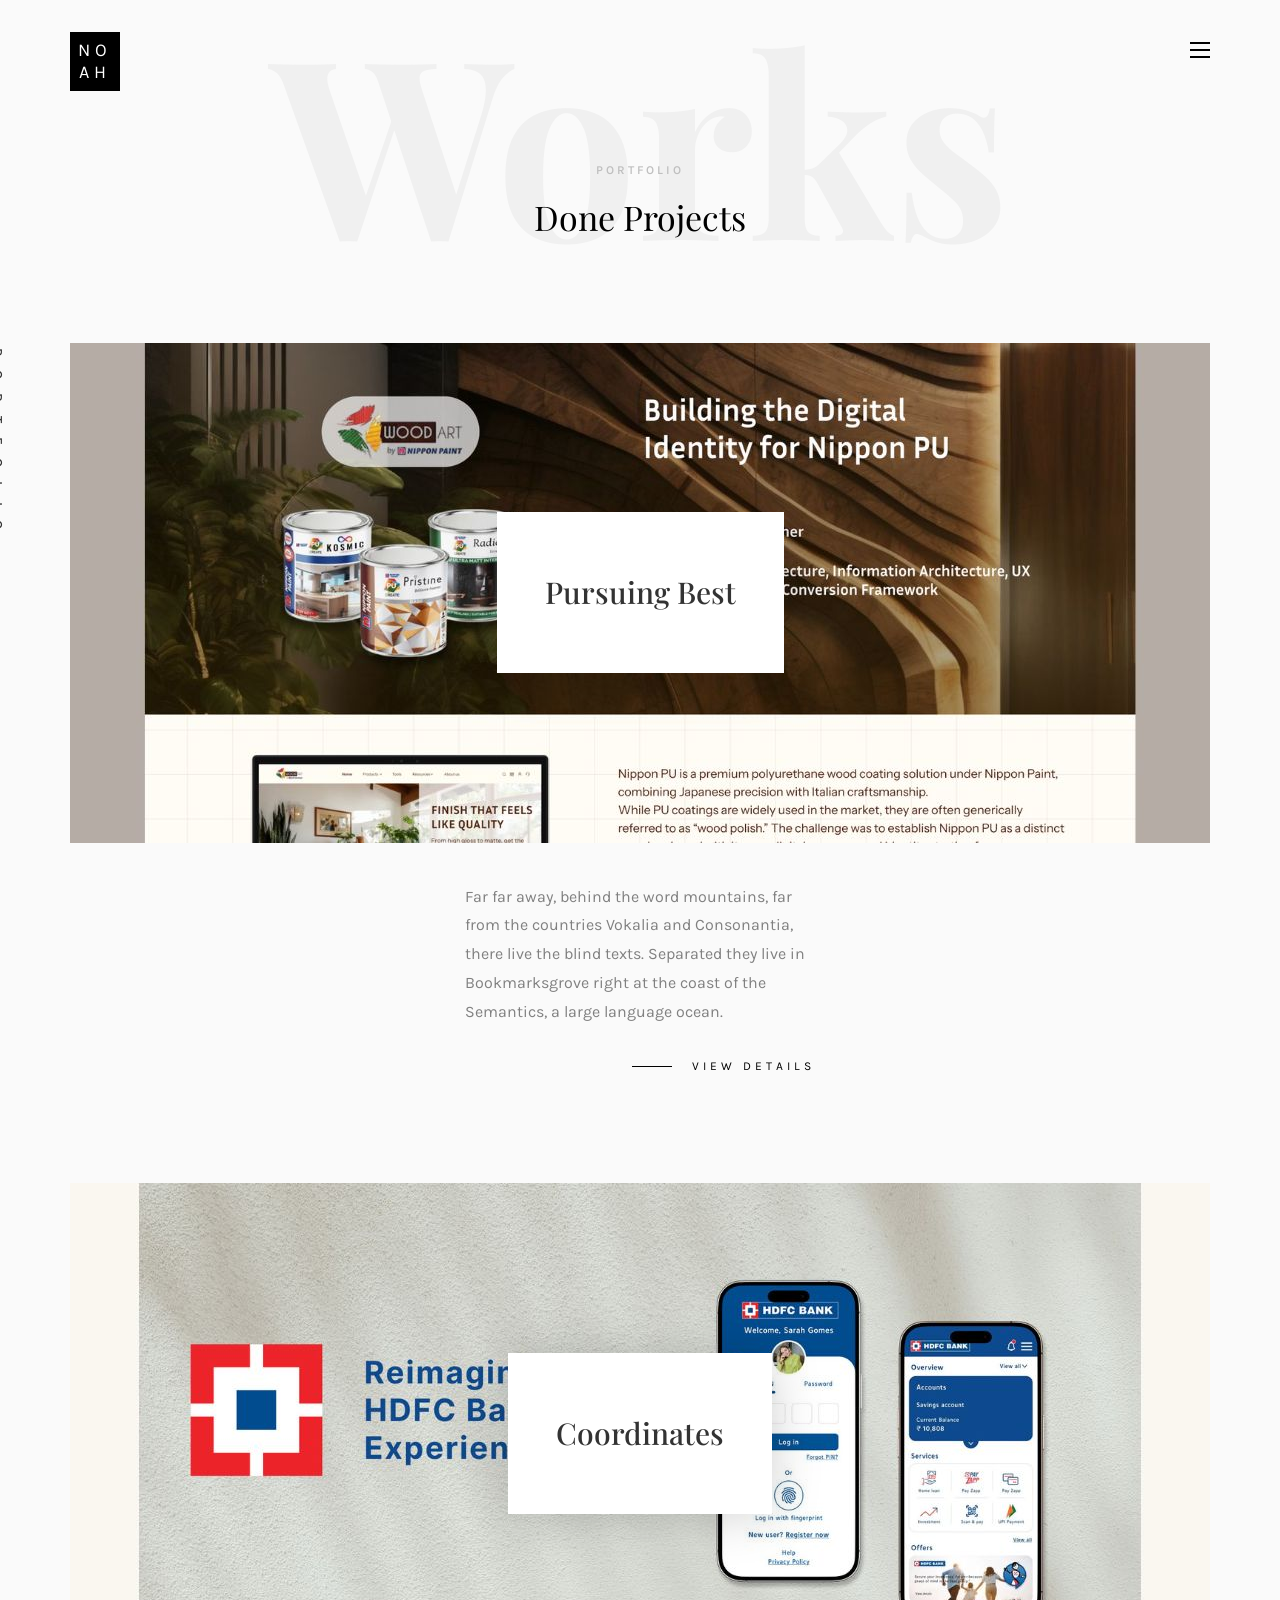
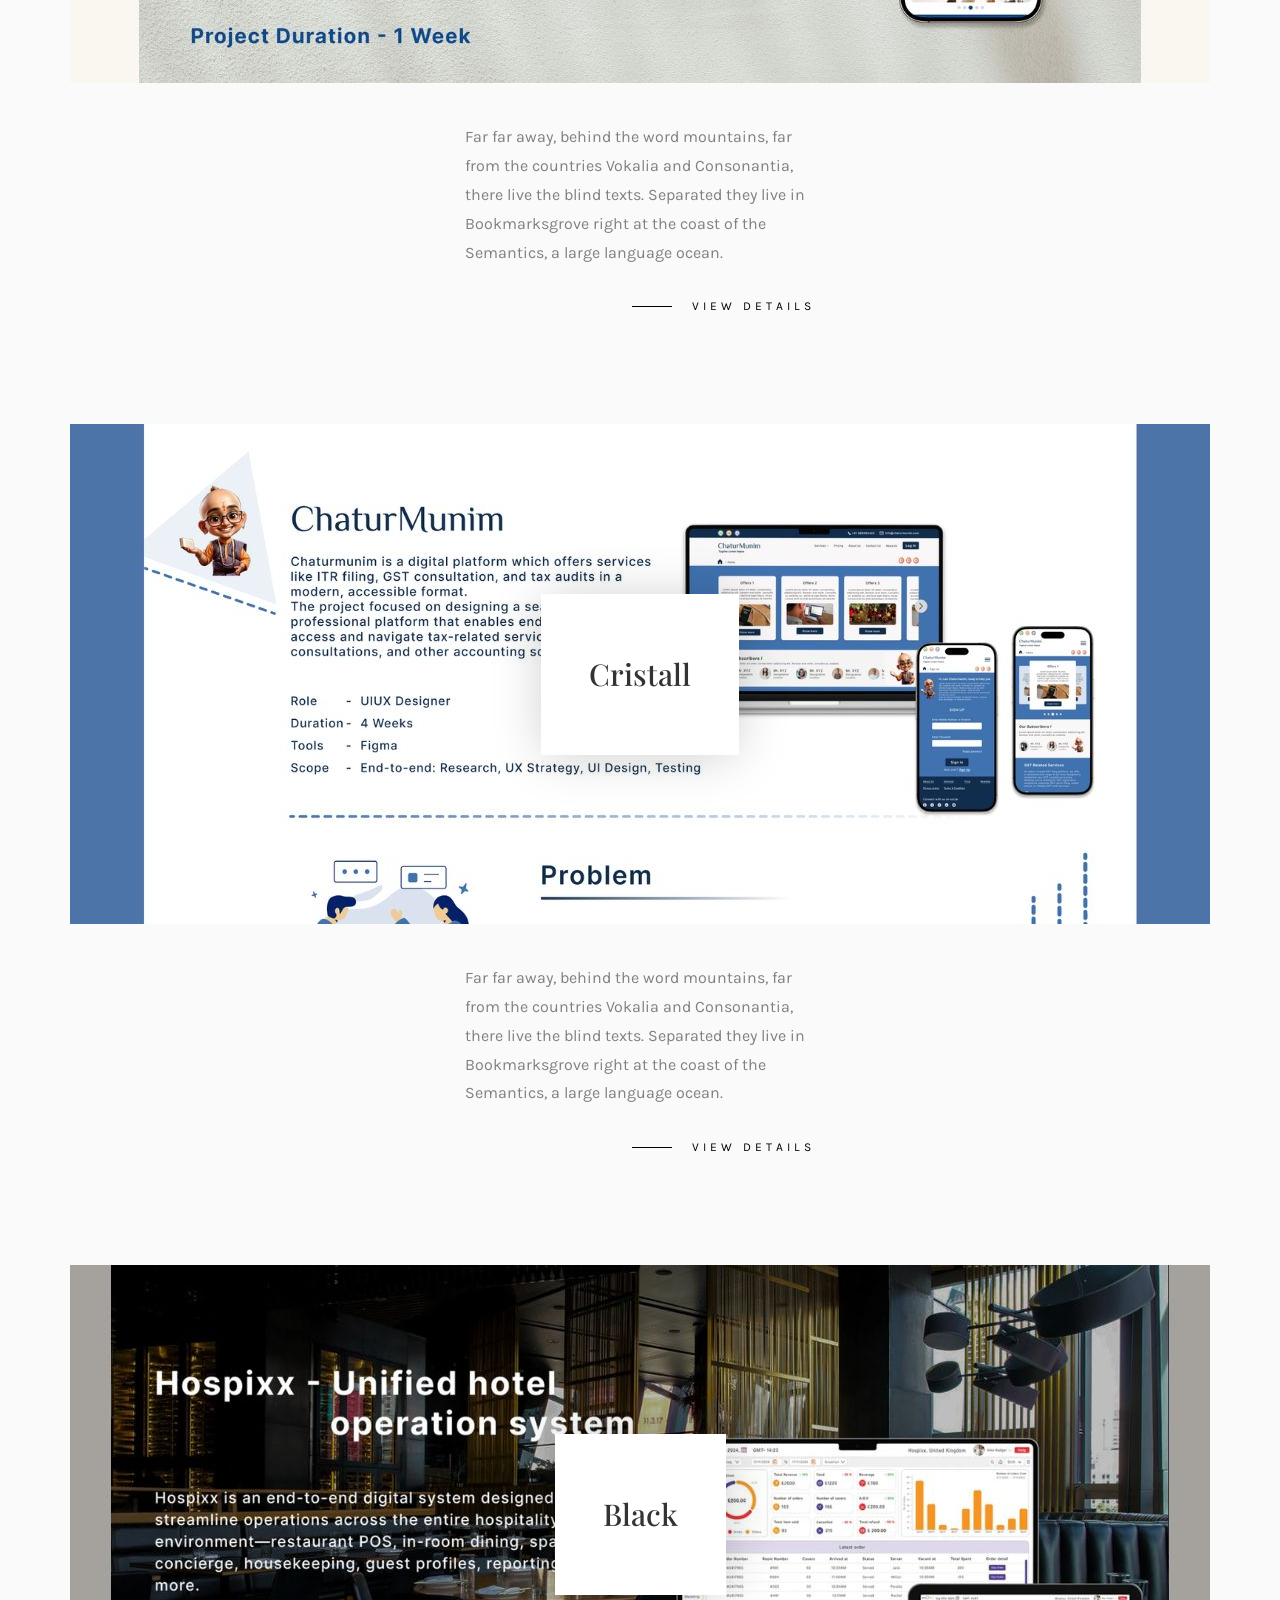
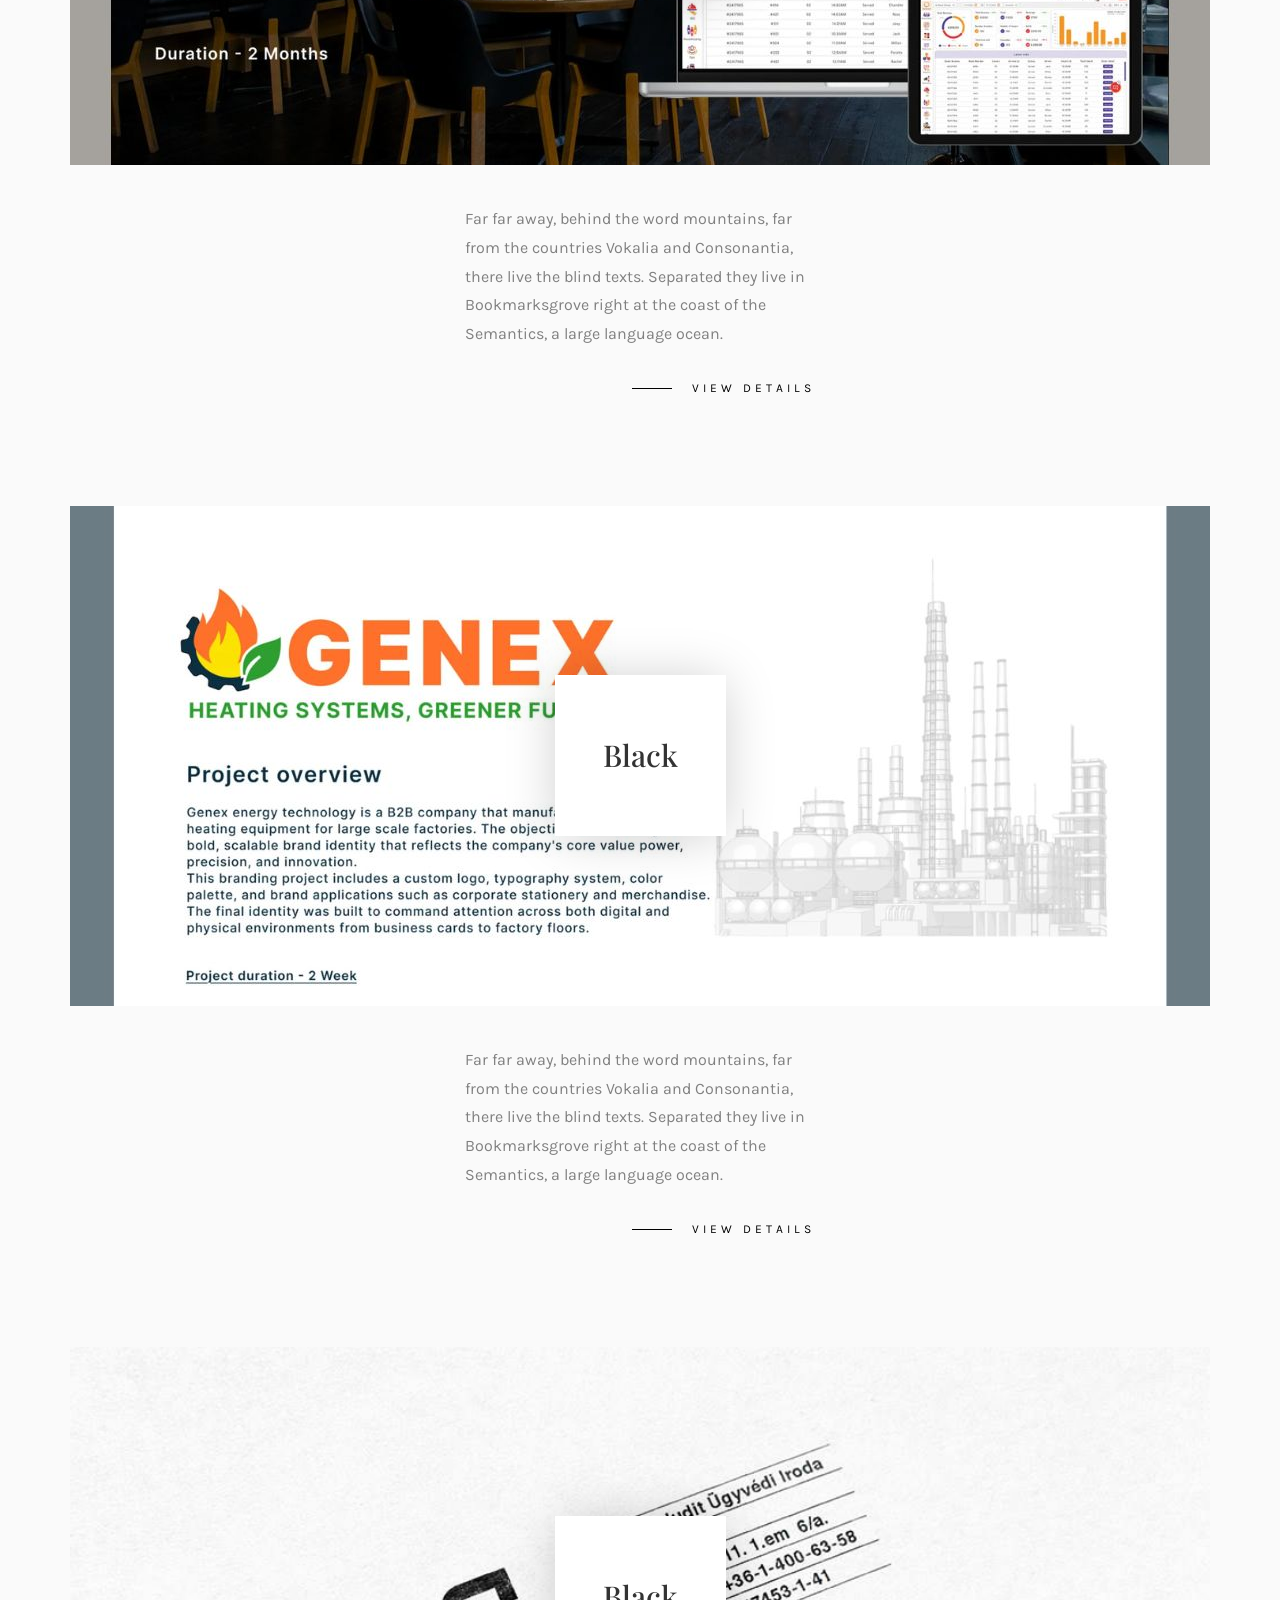
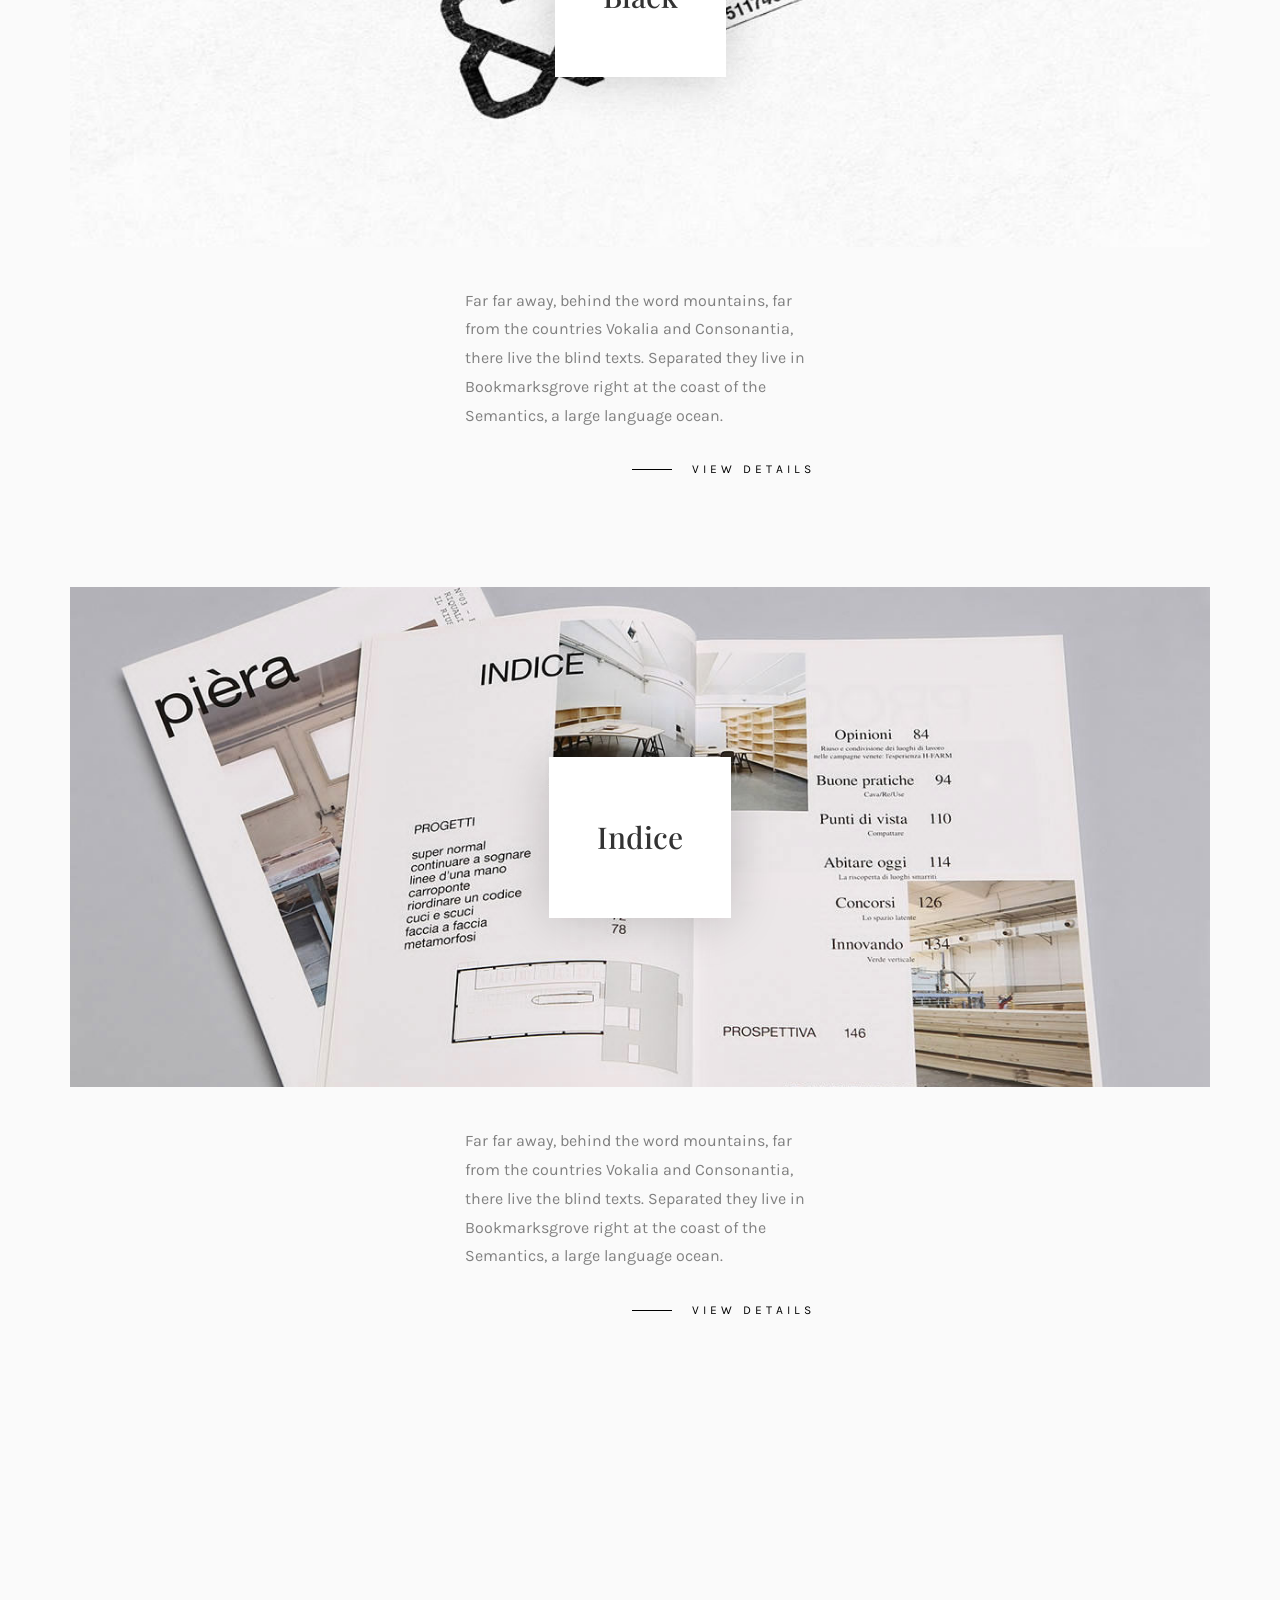
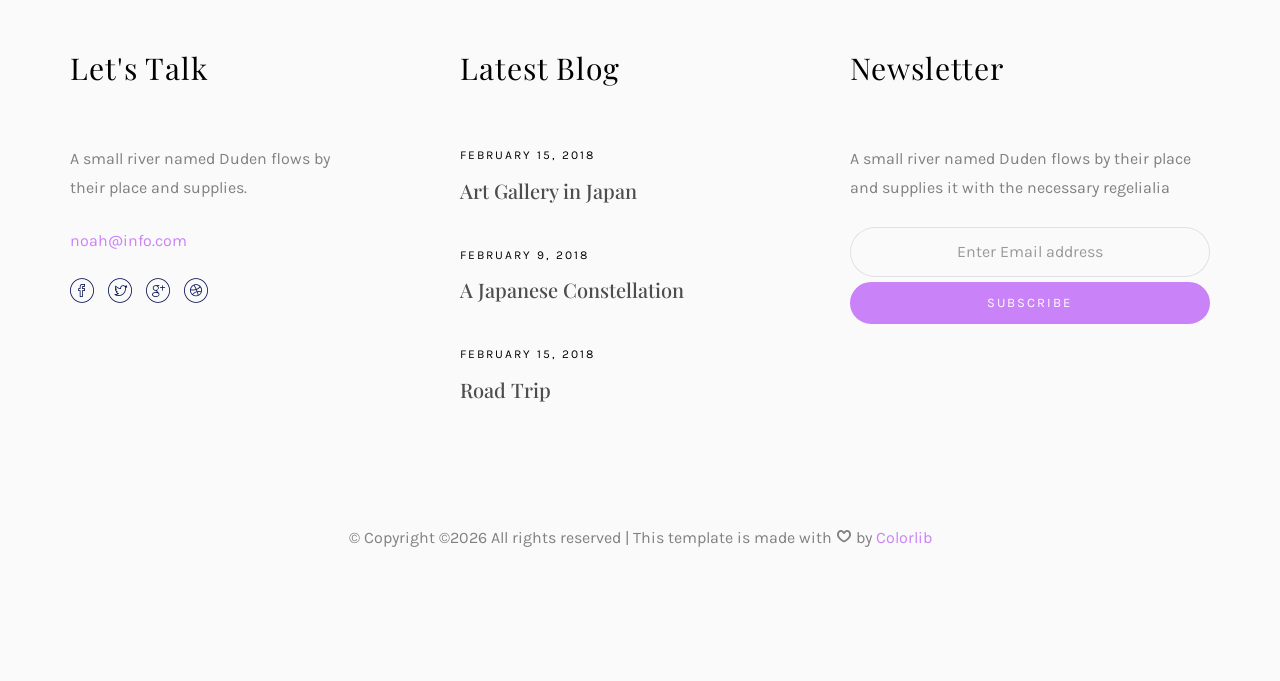
<file: work.html>
<!DOCTYPE HTML>
<html>
	<head>
	<meta charset="utf-8">
	<meta http-equiv="X-UA-Compatible" content="IE=edge">
	<title>Noah Template</title>
	<meta name="viewport" content="width=device-width, initial-scale=1">
	<meta name="description" content="" />
	<meta name="keywords" content="" />
	<meta name="author" content="" />

  <!-- Facebook and Twitter integration -->
	<meta property="og:title" content=""/>
	<meta property="og:image" content=""/>
	<meta property="og:url" content=""/>
	<meta property="og:site_name" content=""/>
	<meta property="og:description" content=""/>
	<meta name="twitter:title" content="" />
	<meta name="twitter:image" content="" />
	<meta name="twitter:url" content="" />
	<meta name="twitter:card" content="" />

	<!-- Place favicon.ico and apple-touch-icon.png in the root directory -->
	<link rel="shortcut icon" href="favicon.ico">

	<link href="https://fonts.googleapis.com/css?family=Karla:400,700" rel="stylesheet">
	<link href="https://fonts.googleapis.com/css?family=Playfair+Display:400,400i,700" rel="stylesheet">
	
	<!-- Animate.css -->
	<link rel="stylesheet" href="css/animate.css">
	<!-- Icomoon Icon Fonts-->
	<link rel="stylesheet" href="css/icomoon.css">
	<!-- Bootstrap  -->
	<link rel="stylesheet" href="css/bootstrap.css">
	<!-- Owl Carousel -->
	<link rel="stylesheet" href="css/owl.carousel.min.css">
	<link rel="stylesheet" href="css/owl.theme.default.min.css">
	<!-- Magnific Popup -->
	<link rel="stylesheet" href="css/magnific-popup.css">

	<link rel="stylesheet" href="css/style.css">


	<!-- Modernizr JS -->
	<script src="js/modernizr-2.6.2.min.js"></script>
	<!-- FOR IE9 below -->
	<!--[if lt IE 9]>
	<script src="js/respond.min.js"></script>
	<![endif]-->

	</head>
	<body>

	<nav id="colorlib-main-nav" role="navigation">
		<a href="#" class="js-colorlib-nav-toggle colorlib-nav-toggle active"><i></i></a>
		<div class="js-fullheight colorlib-table">
			<div class="colorlib-table-cell js-fullheight">
				<div class="row">
					<div class="col-md-12">
						<div class="form-group">
							<input type="text" class="form-control" id="search" placeholder="Enter any key to search...">
							<button type="submit" class="btn btn-primary"><i class="icon-search3"></i></button>
						</div>
					</div>
				</div>
				<div class="row">
					<div class="col-md-12">
						<ul>
							<li><a href="index.html">Home</a></li>
							<li><a href="services.html">Services</a></li>
							<li class="active"><a href="work.html">Work</a></li>
							<li><a href="blog.html">Blog</a></li>
							<li><a href="about.html">About</a></li>
							<li><a href="contact.html">Contact</a></li>
						</ul>
					</div>
				</div>
				<div class="row">
					<div class="col-md-12">
						<h2 class="head-title">Works</h2>
						<a href="images/work-1.jpg" class="gallery image-popup-link text-center" style="background-image: url(images/work-1.jpg);">
							<span><i class="icon-search3"></i></span>
						</a>
						<a href="images/work-2.jpg" class="gallery image-popup-link text-center" style="background-image: url(images/work-2.jpg);">
							<span><i class="icon-search3"></i></span>
						</a>
						<a href="images/work-3.jpg" class="gallery image-popup-link text-center" style="background-image: url(images/work-3.jpg);">
							<span><i class="icon-search3"></i></span>
						</a>
						<a href="images/work-4.jpg" class="gallery image-popup-link text-center" style="background-image: url(images/work-4.jpg);">
							<span><i class="icon-search3"></i></span>
						</a>
					</div>
				</div>
			</div>
		</div>
	</nav>
	
	<div id="colorlib-page">
		<header>
			<div class="container">
				<div class="row">
					<div class="col-md-12">
						<div class="colorlib-navbar-brand">
							<a class="colorlib-logo" href="index.html"><span>No</span><span>ah</span></a>
						</div>
						<a href="#" class="js-colorlib-nav-toggle colorlib-nav-toggle"><i></i></a>
					</div>
				</div>
			</div>
		</header>
		<div id="colorlib-work">
			<div class="container">
				<div class="row text-center">
					<h2 class="bold">Works</h2>
				</div>
				<div class="row">
					<div class="col-md-12 col-md-offset-0 text-center animate-box intro-heading">
						<span>Portfolio</span>
						<h2>Done Projects</h2>
					</div>
				</div>
				<div class="row">
					<div class="col-md-12">
						<div class="rotate">
							<h2 class="heading">Portfolio</h2>
						</div>
					</div>
				</div>
				<div class="row">
					<div class="col-md-12">
						<div class="work-entry animate-box">
							<a href="work-single.html" class="work-img" style="background-image: url(images/work-1.jpg);">
								<div class="display-t">
									<div class="work-name">
										<h2>Pursuing Best</h2>
									</div>
								</div>
							</a>
							<div class="col-md-4 col-md-offset-4">
								<div class="desc">
									<p>Far far away, behind the word mountains, far from the countries Vokalia and Consonantia, there live the blind texts. Separated they live in Bookmarksgrove right at the coast of the Semantics, a large language ocean.</p>
									<p class="read"><a href="#">View details</a></p>
								</div>
							</div>
						</div>
					</div>
					<div class="col-md-12">
						<div class="work-entry animate-box">
							<a href="work-single.html" class="work-img" style="background-image: url(images/work-2.jpg);">
								<div class="display-t">
									<div class="work-name">
										<h2>Coordinates</h2>
									</div>
								</div>
							</a>
							<div class="col-md-4 col-md-offset-4">
								<div class="desc">
									<p>Far far away, behind the word mountains, far from the countries Vokalia and Consonantia, there live the blind texts. Separated they live in Bookmarksgrove right at the coast of the Semantics, a large language ocean.</p>
									<p class="read"><a href="#">View Details</a></p>
								</div>
							</div>
						</div>
					</div>
					<div class="col-md-12">
						<div class="work-entry animate-box">
							<a href="work-single.html" class="work-img" style="background-image: url(images/work-3.jpg);">
								<div class="display-t">
									<div class="work-name">
										<h2>Cristall</h2>
									</div>
								</div>
							</a>
							<div class="col-md-4 col-md-offset-4">
								<div class="desc">
									<p>Far far away, behind the word mountains, far from the countries Vokalia and Consonantia, there live the blind texts. Separated they live in Bookmarksgrove right at the coast of the Semantics, a large language ocean.</p>
									<p class="read"><a href="#">View details</a></p>
								</div>
							</div>
						</div>
					</div>
					<div class="col-md-12">
						<div class="work-entry animate-box">
							<a href="work-single.html" class="work-img" style="background-image: url(images/work-4.jpg);">
								<div class="display-t">
									<div class="work-name">
										<h2>Black</h2>
									</div>
								</div>
							</a>
							<div class="col-md-4 col-md-offset-4">
								<div class="desc">
									<p>Far far away, behind the word mountains, far from the countries Vokalia and Consonantia, there live the blind texts. Separated they live in Bookmarksgrove right at the coast of the Semantics, a large language ocean.</p>
									<p class="read"><a href="#">View details</a></p>
								</div>
							</div>
						</div>
					</div>
					<div class="col-md-12">
						<div class="work-entry animate-box">
							<a href="work-single.html" class="work-img" style="background-image: url(images/work-5.jpg);">
								<div class="display-t">
									<div class="work-name">
										<h2>Black</h2>
									</div>
								</div>
							</a>
							<div class="col-md-4 col-md-offset-4">
								<div class="desc">
									<p>Far far away, behind the word mountains, far from the countries Vokalia and Consonantia, there live the blind texts. Separated they live in Bookmarksgrove right at the coast of the Semantics, a large language ocean.</p>
									<p class="read"><a href="#">View details</a></p>
								</div>
							</div>
						</div>
					</div>
					<div class="col-md-12">
						<div class="work-entry animate-box">
							<a href="work-single.html" class="work-img" style="background-image: url(images/work-6.jpg);">
								<div class="display-t">
									<div class="work-name">
										<h2>Black</h2>
									</div>
								</div>
							</a>
							<div class="col-md-4 col-md-offset-4">
								<div class="desc">
									<p>Far far away, behind the word mountains, far from the countries Vokalia and Consonantia, there live the blind texts. Separated they live in Bookmarksgrove right at the coast of the Semantics, a large language ocean.</p>
									<p class="read"><a href="#">View details</a></p>
								</div>
							</div>
						</div>
					</div>
					<div class="col-md-12">
						<div class="work-entry animate-box">
							<a href="work-single.html" class="work-img" style="background-image: url(images/work-7.jpg);">
								<div class="display-t">
									<div class="work-name">
										<h2>Indice</h2>
									</div>
								</div>
							</a>
							<div class="col-md-4 col-md-offset-4">
								<div class="desc">
									<p>Far far away, behind the word mountains, far from the countries Vokalia and Consonantia, there live the blind texts. Separated they live in Bookmarksgrove right at the coast of the Semantics, a large language ocean.</p>
									<p class="read"><a href="#">View details</a></p>
								</div>
							</div>
						</div>
					</div>
				</div>
			</div>
		</div>

		<footer>
			<div id="footer">
				<div class="container">
					<div class="row">
						<div class="col-md-4 col-pb-sm">
							<div class="row">
								<div class="col-md-10">
									<h2>Let's Talk</h2>
									<p>A small river named Duden flows by their place and supplies.</p>
									<p><a href="#">noah@info.com</a></p>
									<p class="colorlib-social-icons">
										<a href="#"><i class="icon-facebook4"></i></a>
										<a href="#"><i class="icon-twitter3"></i></a>
										<a href="#"><i class="icon-googleplus"></i></a>
										<a href="#"><i class="icon-dribbble2"></i></a>
									</p>
								</div>
							</div>
						</div>
						<div class="col-md-4 col-pb-sm">
							<h2>Latest Blog</h2>
							<div class="f-entry">
								<a href="#" class="featured-img" style="background-image: url(images/img-1.jpg);"></a>
								<div class="desc">
									<span>February 15, 2018</span>
									<h3><a href="#">Art Gallery in Japan</a></h3>
								</div>
							</div>
							<div class="f-entry">
								<a href="#" class="featured-img" style="background-image: url(images/img-2.jpg);"></a>
								<div class="desc">
									<span>February 9, 2018</span>
									<h3><a href="#">A Japanese Constellation</a></h3>
								</div>
							</div>
							<div class="f-entry">
								<a href="#" class="featured-img" style="background-image: url(images/img-3.jpg);"></a>
								<div class="desc">
									<span>February 15, 2018</span>
									<h3><a href="#">Road Trip</a></h3>
								</div>
							</div>
						</div>
						<div class="col-md-4 col-pb-sm">
							<h2>Newsletter</h2>
							<p>A small river named Duden flows by their place and supplies it with the necessary regelialia</p>
							<div class="subscribe text-center">
								<div class="form-group">
									<input type="text" class="form-control text-center" placeholder="Enter Email address">
									<input type="submit" value="Subscribe" class="btn btn-primary btn-custom">
								</div>
							</div>
						</div>
					</div>
					<div class="row">
						<div class="col-md-12 text-center">
							<p>
								&copy; <!-- Link back to Colorlib can't be removed. Template is licensed under CC BY 3.0. -->
Copyright &copy;<script>document.write(new Date().getFullYear());</script> All rights reserved | This template is made with <i class="icon-heart4" aria-hidden="true"></i> by <a href="https://colorlib.com" target="_blank">Colorlib</a>
<!-- Link back to Colorlib can't be removed. Template is licensed under CC BY 3.0. -->
							</p>
						</div>
					</div>
				</div>
			</div>
		</footer>
	
	</div>

	<!-- jQuery -->
	<script src="js/jquery.min.js"></script>
	<!-- jQuery Easing -->
	<script src="js/jquery.easing.1.3.js"></script>
	<!-- Bootstrap -->
	<script src="js/bootstrap.min.js"></script>
	<!-- Waypoints -->
	<script src="js/jquery.waypoints.min.js"></script>
	<!-- Owl Carousel -->
	<script src="js/owl.carousel.min.js"></script>
	<!-- Magnific Popup -->
	<script src="js/jquery.magnific-popup.min.js"></script>
	<script src="js/magnific-popup-options.js"></script>

	<!-- Main JS (Do not remove) -->
	<script src="js/main.js"></script>

	</body>
</html>
</file>
<file: css/icomoon.css>
@font-face {
  font-family: 'icomoon';
  src:  url('fonts/icomoon.eot?tmere9');
  src:  url('fonts/icomoon.eot?tmere9#iefix') format('embedded-opentype'),
    url('fonts/icomoon.ttf?tmere9') format('truetype'),
    url('fonts/icomoon.woff?tmere9') format('woff'),
    url('fonts/icomoon.svg?tmere9#icomoon') format('svg');
  font-weight: normal;
  font-style: normal;
}

[class^="icon-"], [class*=" icon-"] {
  /* use !important to prevent issues with browser extensions that change fonts */
  font-family: 'icomoon' !important;
  speak: none;
  font-style: normal;
  font-weight: normal;
  font-variant: normal;
  text-transform: none;
  line-height: 1;

  /* Better Font Rendering =========== */
  -webkit-font-smoothing: antialiased;
  -moz-osx-font-smoothing: grayscale;
}

.icon-activity:before {
  content: "\e900";
}
.icon-airplay:before {
  content: "\e901";
}
.icon-alert-circle:before {
  content: "\e902";
}
.icon-alert-octagon:before {
  content: "\e903";
}
.icon-alert-triangle:before {
  content: "\e904";
}
.icon-align-center:before {
  content: "\e905";
}
.icon-align-justify:before {
  content: "\e906";
}
.icon-align-left:before {
  content: "\e907";
}
.icon-align-right:before {
  content: "\e908";
}
.icon-anchor:before {
  content: "\e909";
}
.icon-aperture:before {
  content: "\e90a";
}
.icon-arrow-down3:before {
  content: "\e90b";
}
.icon-arrow-down-circle:before {
  content: "\e90c";
}
.icon-arrow-down-left3:before {
  content: "\e90d";
}
.icon-arrow-down-right3:before {
  content: "\e90e";
}
.icon-arrow-left3:before {
  content: "\e90f";
}
.icon-arrow-left-circle:before {
  content: "\e910";
}
.icon-arrow-right3:before {
  content: "\e911";
}
.icon-arrow-right-circle:before {
  content: "\e912";
}
.icon-arrow-up3:before {
  content: "\e913";
}
.icon-arrow-up-circle:before {
  content: "\e914";
}
.icon-arrow-up-left3:before {
  content: "\e915";
}
.icon-arrow-up-right3:before {
  content: "\e916";
}
.icon-at-sign:before {
  content: "\e917";
}
.icon-award:before {
  content: "\e918";
}
.icon-bar-chart:before {
  content: "\e919";
}
.icon-bar-chart-2:before {
  content: "\e91a";
}
.icon-battery:before {
  content: "\e91b";
}
.icon-battery-charging:before {
  content: "\e91c";
}
.icon-bell2:before {
  content: "\e91d";
}
.icon-bell-off:before {
  content: "\e91e";
}
.icon-bluetooth:before {
  content: "\e91f";
}
.icon-bold2:before {
  content: "\e920";
}
.icon-book2:before {
  content: "\e921";
}
.icon-book-open:before {
  content: "\e922";
}
.icon-bookmark2:before {
  content: "\e923";
}
.icon-box:before {
  content: "\e924";
}
.icon-briefcase2:before {
  content: "\e925";
}
.icon-calendar2:before {
  content: "\e926";
}
.icon-camera2:before {
  content: "\e927";
}
.icon-camera-off:before {
  content: "\e928";
}
.icon-cast:before {
  content: "\e929";
}
.icon-check:before {
  content: "\e92a";
}
.icon-check-circle:before {
  content: "\e92b";
}
.icon-check-square:before {
  content: "\e92c";
}
.icon-chevron-down:before {
  content: "\e92d";
}
.icon-chevron-left:before {
  content: "\e92e";
}
.icon-chevron-right:before {
  content: "\e92f";
}
.icon-chevron-up:before {
  content: "\e930";
}
.icon-chevrons-down:before {
  content: "\e931";
}
.icon-chevrons-left:before {
  content: "\e932";
}
.icon-chevrons-right:before {
  content: "\e933";
}
.icon-chevrons-up:before {
  content: "\e934";
}
.icon-chrome2:before {
  content: "\e935";
}
.icon-circle:before {
  content: "\e936";
}
.icon-clipboard2:before {
  content: "\e937";
}
.icon-clock3:before {
  content: "\e938";
}
.icon-cloud2:before {
  content: "\e939";
}
.icon-cloud-drizzle:before {
  content: "\e93a";
}
.icon-cloud-lightning:before {
  content: "\e93b";
}
.icon-cloud-off:before {
  content: "\e93c";
}
.icon-cloud-rain:before {
  content: "\e93d";
}
.icon-cloud-snow:before {
  content: "\e93e";
}
.icon-code:before {
  content: "\e93f";
}
.icon-codepen2:before {
  content: "\e940";
}
.icon-command2:before {
  content: "\e941";
}
.icon-compass3:before {
  content: "\e942";
}
.icon-copy2:before {
  content: "\e943";
}
.icon-corner-down-left:before {
  content: "\e944";
}
.icon-corner-down-right:before {
  content: "\e945";
}
.icon-corner-left-down:before {
  content: "\e946";
}
.icon-corner-left-up:before {
  content: "\e947";
}
.icon-corner-right-down:before {
  content: "\e948";
}
.icon-corner-right-up:before {
  content: "\e949";
}
.icon-corner-up-left:before {
  content: "\e94a";
}
.icon-corner-up-right:before {
  content: "\e94b";
}
.icon-cpu:before {
  content: "\e94c";
}
.icon-credit-card2:before {
  content: "\e94d";
}
.icon-crop2:before {
  content: "\e94e";
}
.icon-crosshair:before {
  content: "\e94f";
}
.icon-database2:before {
  content: "\e950";
}
.icon-delete:before {
  content: "\e951";
}
.icon-disc:before {
  content: "\e952";
}
.icon-dollar-sign:before {
  content: "\e953";
}
.icon-download4:before {
  content: "\e954";
}
.icon-download-cloud:before {
  content: "\e955";
}
.icon-droplet2:before {
  content: "\e956";
}
.icon-edit:before {
  content: "\e957";
}
.icon-edit-2:before {
  content: "\e958";
}
.icon-edit-3:before {
  content: "\e959";
}
.icon-external-link:before {
  content: "\e95a";
}
.icon-eye2:before {
  content: "\e95b";
}
.icon-eye-off:before {
  content: "\e95c";
}
.icon-facebook3:before {
  content: "\e95d";
}
.icon-fast-forward:before {
  content: "\e95e";
}
.icon-feather:before {
  content: "\e95f";
}
.icon-file:before {
  content: "\e960";
}
.icon-file-minus:before {
  content: "\e961";
}
.icon-file-plus:before {
  content: "\e962";
}
.icon-file-text3:before {
  content: "\e963";
}
.icon-film2:before {
  content: "\e964";
}
.icon-filter2:before {
  content: "\e965";
}
.icon-flag2:before {
  content: "\e966";
}
.icon-folder2:before {
  content: "\e967";
}
.icon-folder-minus2:before {
  content: "\e968";
}
.icon-folder-plus2:before {
  content: "\e969";
}
.icon-git-branch:before {
  content: "\e96a";
}
.icon-git-commit:before {
  content: "\e96b";
}
.icon-git-merge:before {
  content: "\e96c";
}
.icon-git-pull-request:before {
  content: "\e96d";
}
.icon-github2:before {
  content: "\e96e";
}
.icon-gitlab:before {
  content: "\e96f";
}
.icon-globe:before {
  content: "\e970";
}
.icon-grid:before {
  content: "\e971";
}
.icon-hard-drive:before {
  content: "\e972";
}
.icon-hash:before {
  content: "\e973";
}
.icon-headphones2:before {
  content: "\e974";
}
.icon-heart2:before {
  content: "\e975";
}
.icon-help-circle:before {
  content: "\e976";
}
.icon-home4:before {
  content: "\e977";
}
.icon-image2:before {
  content: "\e978";
}
.icon-inbox:before {
  content: "\e979";
}
.icon-info2:before {
  content: "\e97a";
}
.icon-instagram2:before {
  content: "\e97b";
}
.icon-italic2:before {
  content: "\e97c";
}
.icon-layers:before {
  content: "\e97d";
}
.icon-layout:before {
  content: "\e97e";
}
.icon-life-buoy:before {
  content: "\e97f";
}
.icon-link2:before {
  content: "\e980";
}
.icon-link-2:before {
  content: "\e981";
}
.icon-linkedin3:before {
  content: "\e982";
}
.icon-list3:before {
  content: "\e983";
}
.icon-loader:before {
  content: "\e984";
}
.icon-lock2:before {
  content: "\e985";
}
.icon-log-in:before {
  content: "\e986";
}
.icon-log-out:before {
  content: "\e987";
}
.icon-mail5:before {
  content: "\e988";
}
.icon-map3:before {
  content: "\e989";
}
.icon-map-pin:before {
  content: "\e98a";
}
.icon-maximize:before {
  content: "\e98b";
}
.icon-maximize-2:before {
  content: "\e98c";
}
.icon-menu5:before {
  content: "\e98d";
}
.icon-message-circle:before {
  content: "\e98e";
}
.icon-message-square:before {
  content: "\e98f";
}
.icon-mic2:before {
  content: "\e990";
}
.icon-mic-off:before {
  content: "\e991";
}
.icon-minimize:before {
  content: "\e992";
}
.icon-minimize-2:before {
  content: "\e993";
}
.icon-minus2:before {
  content: "\e994";
}
.icon-minus-circle:before {
  content: "\e995";
}
.icon-minus-square:before {
  content: "\e996";
}
.icon-monitor:before {
  content: "\e997";
}
.icon-moon:before {
  content: "\e998";
}
.icon-more-horizontal:before {
  content: "\e999";
}
.icon-more-vertical:before {
  content: "\e99a";
}
.icon-move:before {
  content: "\e99b";
}
.icon-music2:before {
  content: "\e99c";
}
.icon-navigation:before {
  content: "\e99d";
}
.icon-navigation-2:before {
  content: "\e99e";
}
.icon-octagon:before {
  content: "\e99f";
}
.icon-package:before {
  content: "\e9a0";
}
.icon-paperclip:before {
  content: "\e9a1";
}
.icon-pause3:before {
  content: "\e9a2";
}
.icon-pause-circle:before {
  content: "\e9a3";
}
.icon-percent:before {
  content: "\e9a4";
}
.icon-phone2:before {
  content: "\e9a5";
}
.icon-phone-call:before {
  content: "\e9a6";
}
.icon-phone-forwarded:before {
  content: "\e9a7";
}
.icon-phone-incoming:before {
  content: "\e9a8";
}
.icon-phone-missed:before {
  content: "\e9a9";
}
.icon-phone-off:before {
  content: "\e9aa";
}
.icon-phone-outgoing:before {
  content: "\e9ab";
}
.icon-pie-chart2:before {
  content: "\e9ac";
}
.icon-play4:before {
  content: "\e9ad";
}
.icon-play-circle:before {
  content: "\e9ae";
}
.icon-plus2:before {
  content: "\e9af";
}
.icon-plus-circle:before {
  content: "\e9b0";
}
.icon-plus-square:before {
  content: "\e9b1";
}
.icon-pocket:before {
  content: "\e9b2";
}
.icon-power2:before {
  content: "\e9b3";
}
.icon-printer2:before {
  content: "\e9b4";
}
.icon-radio:before {
  content: "\e9b5";
}
.icon-refresh-ccw:before {
  content: "\e9b6";
}
.icon-refresh-cw:before {
  content: "\e9b7";
}
.icon-repeat:before {
  content: "\e9b8";
}
.icon-rewind:before {
  content: "\e9b9";
}
.icon-rotate-ccw:before {
  content: "\e9ba";
}
.icon-rotate-cw:before {
  content: "\e9bb";
}
.icon-rss3:before {
  content: "\e9bc";
}
.icon-save:before {
  content: "\e9bd";
}
.icon-scissors2:before {
  content: "\e9be";
}
.icon-search2:before {
  content: "\e9bf";
}
.icon-send:before {
  content: "\e9c0";
}
.icon-server:before {
  content: "\e9c1";
}
.icon-settings:before {
  content: "\e9c2";
}
.icon-share3:before {
  content: "\e9c3";
}
.icon-share-2:before {
  content: "\e9c4";
}
.icon-shield2:before {
  content: "\e9c5";
}
.icon-shield-off:before {
  content: "\e9c6";
}
.icon-shopping-bag:before {
  content: "\e9c7";
}
.icon-shopping-cart:before {
  content: "\e9c8";
}
.icon-shuffle2:before {
  content: "\e9c9";
}
.icon-sidebar:before {
  content: "\e9ca";
}
.icon-skip-back:before {
  content: "\e9cb";
}
.icon-skip-forward:before {
  content: "\e9cc";
}
.icon-slack:before {
  content: "\e9cd";
}
.icon-slash:before {
  content: "\e9ce";
}
.icon-sliders:before {
  content: "\e9cf";
}
.icon-smartphone:before {
  content: "\e9d0";
}
.icon-speaker:before {
  content: "\e9d1";
}
.icon-square:before {
  content: "\e9d2";
}
.icon-star:before {
  content: "\e9d3";
}
.icon-stop-circle:before {
  content: "\e9d4";
}
.icon-sun2:before {
  content: "\e9d5";
}
.icon-sunrise:before {
  content: "\e9d6";
}
.icon-sunset:before {
  content: "\e9d7";
}
.icon-tablet2:before {
  content: "\e9d8";
}
.icon-tag:before {
  content: "\e9d9";
}
.icon-target2:before {
  content: "\e9da";
}
.icon-terminal2:before {
  content: "\e9db";
}
.icon-thermometer:before {
  content: "\e9dc";
}
.icon-thumbs-down:before {
  content: "\e9dd";
}
.icon-thumbs-up:before {
  content: "\e9de";
}
.icon-toggle-left:before {
  content: "\e9df";
}
.icon-toggle-right:before {
  content: "\e9e0";
}
.icon-trash:before {
  content: "\e9e1";
}
.icon-trash-2:before {
  content: "\e9e2";
}
.icon-trending-down:before {
  content: "\e9e3";
}
.icon-trending-up:before {
  content: "\e9e4";
}
.icon-triangle:before {
  content: "\e9e5";
}
.icon-truck2:before {
  content: "\e9e6";
}
.icon-tv2:before {
  content: "\e9e7";
}
.icon-twitter2:before {
  content: "\e9e8";
}
.icon-type:before {
  content: "\e9e9";
}
.icon-umbrella:before {
  content: "\e9ea";
}
.icon-underline2:before {
  content: "\e9eb";
}
.icon-unlock:before {
  content: "\e9ec";
}
.icon-upload4:before {
  content: "\e9ed";
}
.icon-upload-cloud:before {
  content: "\e9ee";
}
.icon-user2:before {
  content: "\e9ef";
}
.icon-user-check2:before {
  content: "\e9f0";
}
.icon-user-minus2:before {
  content: "\e9f1";
}
.icon-user-plus2:before {
  content: "\e9f2";
}
.icon-user-x:before {
  content: "\e9f3";
}
.icon-users2:before {
  content: "\e9f4";
}
.icon-video:before {
  content: "\e9f5";
}
.icon-video-off:before {
  content: "\e9f6";
}
.icon-voicemail:before {
  content: "\e9f7";
}
.icon-volume:before {
  content: "\e9f8";
}
.icon-volume-1:before {
  content: "\e9f9";
}
.icon-volume-2:before {
  content: "\e9fa";
}
.icon-volume-x:before {
  content: "\e9fb";
}
.icon-watch:before {
  content: "\e9fc";
}
.icon-wifi:before {
  content: "\e9fd";
}
.icon-wifi-off:before {
  content: "\e9fe";
}
.icon-wind:before {
  content: "\e9ff";
}
.icon-x:before {
  content: "\ea00";
}
.icon-x-circle:before {
  content: "\ea01";
}
.icon-x-square:before {
  content: "\ea02";
}
.icon-zap:before {
  content: "\ea03";
}
.icon-zap-off:before {
  content: "\ea04";
}
.icon-zoom-in2:before {
  content: "\ea05";
}
.icon-zoom-out2:before {
  content: "\ea06";
}
.icon-times:before {
  content: "\ea07";
}
.icon-tick:before {
  content: "\ea08";
}
.icon-plus3:before {
  content: "\ea09";
}
.icon-minus3:before {
  content: "\ea0a";
}
.icon-equals:before {
  content: "\ea0b";
}
.icon-divide:before {
  content: "\ea0c";
}
.icon-chevron-right2:before {
  content: "\ea0d";
}
.icon-chevron-left2:before {
  content: "\ea0e";
}
.icon-arrow-right-thick:before {
  content: "\ea0f";
}
.icon-arrow-left-thick:before {
  content: "\ea10";
}
.icon-th-small:before {
  content: "\ea11";
}
.icon-th-menu:before {
  content: "\ea12";
}
.icon-th-list:before {
  content: "\ea13";
}
.icon-th-large:before {
  content: "\ea14";
}
.icon-home5:before {
  content: "\ea15";
}
.icon-arrow-forward:before {
  content: "\ea16";
}
.icon-arrow-back:before {
  content: "\ea17";
}
.icon-rss4:before {
  content: "\ea18";
}
.icon-location3:before {
  content: "\ea19";
}
.icon-link3:before {
  content: "\ea1a";
}
.icon-image3:before {
  content: "\ea1b";
}
.icon-arrow-up-thick:before {
  content: "\ea1c";
}
.icon-arrow-down-thick:before {
  content: "\ea1d";
}
.icon-starburst:before {
  content: "\ea1e";
}
.icon-starburst-outline:before {
  content: "\ea1f";
}
.icon-star2:before {
  content: "\ea20";
}
.icon-flow-children:before {
  content: "\ea21";
}
.icon-export:before {
  content: "\ea22";
}
.icon-delete2:before {
  content: "\ea23";
}
.icon-delete-outline:before {
  content: "\ea24";
}
.icon-cloud-storage:before {
  content: "\ea25";
}
.icon-wi-fi:before {
  content: "\ea26";
}
.icon-heart3:before {
  content: "\ea27";
}
.icon-flash:before {
  content: "\ea28";
}
.icon-cancel:before {
  content: "\ea29";
}
.icon-backspace:before {
  content: "\ea2a";
}
.icon-attachment2:before {
  content: "\ea2b";
}
.icon-arrow-move:before {
  content: "\ea2c";
}
.icon-warning2:before {
  content: "\ea2d";
}
.icon-user3:before {
  content: "\ea2e";
}
.icon-radar:before {
  content: "\ea2f";
}
.icon-lock-open:before {
  content: "\ea30";
}
.icon-lock-closed:before {
  content: "\ea31";
}
.icon-location-arrow:before {
  content: "\ea32";
}
.icon-info3:before {
  content: "\ea33";
}
.icon-user-delete:before {
  content: "\ea34";
}
.icon-user-add:before {
  content: "\ea35";
}
.icon-media-pause:before {
  content: "\ea36";
}
.icon-group:before {
  content: "\ea37";
}
.icon-chart-pie:before {
  content: "\ea38";
}
.icon-chart-line:before {
  content: "\ea39";
}
.icon-chart-bar:before {
  content: "\ea3a";
}
.icon-chart-area:before {
  content: "\ea3b";
}
.icon-video2:before {
  content: "\ea3c";
}
.icon-point-of-interest:before {
  content: "\ea3d";
}
.icon-infinity:before {
  content: "\ea3e";
}
.icon-globe2:before {
  content: "\ea3f";
}
.icon-eye3:before {
  content: "\ea40";
}
.icon-cog2:before {
  content: "\ea41";
}
.icon-camera3:before {
  content: "\ea42";
}
.icon-upload5:before {
  content: "\ea43";
}
.icon-scissors3:before {
  content: "\ea44";
}
.icon-refresh:before {
  content: "\ea45";
}
.icon-pin:before {
  content: "\ea46";
}
.icon-key3:before {
  content: "\ea47";
}
.icon-info-large:before {
  content: "\ea48";
}
.icon-eject2:before {
  content: "\ea49";
}
.icon-download5:before {
  content: "\ea4a";
}
.icon-zoom:before {
  content: "\ea4b";
}
.icon-zoom-out3:before {
  content: "\ea4c";
}
.icon-zoom-in3:before {
  content: "\ea4d";
}
.icon-sort-numerically:before {
  content: "\ea4e";
}
.icon-sort-alphabetically:before {
  content: "\ea4f";
}
.icon-input-checked:before {
  content: "\ea50";
}
.icon-calender:before {
  content: "\ea51";
}
.icon-world:before {
  content: "\ea52";
}
.icon-notes:before {
  content: "\ea53";
}
.icon-code2:before {
  content: "\ea54";
}
.icon-arrow-sync:before {
  content: "\ea55";
}
.icon-arrow-shuffle:before {
  content: "\ea56";
}
.icon-arrow-repeat:before {
  content: "\ea57";
}
.icon-arrow-minimise:before {
  content: "\ea58";
}
.icon-arrow-maximise:before {
  content: "\ea59";
}
.icon-arrow-loop:before {
  content: "\ea5a";
}
.icon-anchor2:before {
  content: "\ea5b";
}
.icon-spanner:before {
  content: "\ea5c";
}
.icon-puzzle:before {
  content: "\ea5d";
}
.icon-power3:before {
  content: "\ea5e";
}
.icon-plane:before {
  content: "\ea5f";
}
.icon-pi:before {
  content: "\ea60";
}
.icon-phone3:before {
  content: "\ea61";
}
.icon-microphone:before {
  content: "\ea62";
}
.icon-media-rewind:before {
  content: "\ea63";
}
.icon-flag3:before {
  content: "\ea64";
}
.icon-adjust-brightness:before {
  content: "\ea65";
}
.icon-waves:before {
  content: "\ea66";
}
.icon-social-twitter:before {
  content: "\ea67";
}
.icon-social-facebook:before {
  content: "\ea68";
}
.icon-social-dribbble:before {
  content: "\ea69";
}
.icon-media-stop:before {
  content: "\ea6a";
}
.icon-media-record:before {
  content: "\ea6b";
}
.icon-media-play:before {
  content: "\ea6c";
}
.icon-media-fast-forward:before {
  content: "\ea6d";
}
.icon-media-eject:before {
  content: "\ea6e";
}
.icon-social-vimeo:before {
  content: "\ea6f";
}
.icon-social-tumbler:before {
  content: "\ea70";
}
.icon-social-skype:before {
  content: "\ea71";
}
.icon-social-pinterest:before {
  content: "\ea72";
}
.icon-social-linkedin:before {
  content: "\ea73";
}
.icon-social-last-fm:before {
  content: "\ea74";
}
.icon-social-github:before {
  content: "\ea75";
}
.icon-social-flickr:before {
  content: "\ea76";
}
.icon-at:before {
  content: "\ea77";
}
.icon-times-outline:before {
  content: "\ea78";
}
.icon-plus-outline:before {
  content: "\ea79";
}
.icon-minus-outline:before {
  content: "\ea7a";
}
.icon-tick-outline:before {
  content: "\ea7b";
}
.icon-th-large-outline:before {
  content: "\ea7c";
}
.icon-equals-outline:before {
  content: "\ea7d";
}
.icon-divide-outline:before {
  content: "\ea7e";
}
.icon-chevron-right-outline:before {
  content: "\ea7f";
}
.icon-chevron-left-outline:before {
  content: "\ea80";
}
.icon-arrow-right-outline:before {
  content: "\ea81";
}
.icon-arrow-left-outline:before {
  content: "\ea82";
}
.icon-th-small-outline:before {
  content: "\ea83";
}
.icon-th-menu-outline:before {
  content: "\ea84";
}
.icon-th-list-outline:before {
  content: "\ea85";
}
.icon-news:before {
  content: "\ea86";
}
.icon-home-outline:before {
  content: "\ea87";
}
.icon-arrow-up-outline:before {
  content: "\ea88";
}
.icon-arrow-forward-outline:before {
  content: "\ea89";
}
.icon-arrow-down-outline:before {
  content: "\ea8a";
}
.icon-arrow-back-outline:before {
  content: "\ea8b";
}
.icon-trash2:before {
  content: "\ea8c";
}
.icon-rss-outline:before {
  content: "\ea8d";
}
.icon-message:before {
  content: "\ea8e";
}
.icon-location-outline:before {
  content: "\ea8f";
}
.icon-link-outline:before {
  content: "\ea90";
}
.icon-image-outline:before {
  content: "\ea91";
}
.icon-export-outline:before {
  content: "\ea92";
}
.icon-cross2:before {
  content: "\ea93";
}
.icon-wi-fi-outline:before {
  content: "\ea94";
}
.icon-star-outline:before {
  content: "\ea95";
}
.icon-media-pause-outline:before {
  content: "\ea96";
}
.icon-mail6:before {
  content: "\ea97";
}
.icon-heart-outline:before {
  content: "\ea98";
}
.icon-flash-outline:before {
  content: "\ea99";
}
.icon-cancel-outline:before {
  content: "\ea9a";
}
.icon-beaker:before {
  content: "\ea9b";
}
.icon-arrow-move-outline:before {
  content: "\ea9c";
}
.icon-watch2:before {
  content: "\ea9d";
}
.icon-warning-outline:before {
  content: "\ea9e";
}
.icon-time:before {
  content: "\ea9f";
}
.icon-radar-outline:before {
  content: "\eaa0";
}
.icon-lock-open-outline:before {
  content: "\eaa1";
}
.icon-location-arrow-outline:before {
  content: "\eaa2";
}
.icon-info-outline:before {
  content: "\eaa3";
}
.icon-backspace-outline:before {
  content: "\eaa4";
}
.icon-attachment-outline:before {
  content: "\eaa5";
}
.icon-user-outline:before {
  content: "\eaa6";
}
.icon-user-delete-outline:before {
  content: "\eaa7";
}
.icon-user-add-outline:before {
  content: "\eaa8";
}
.icon-lock-closed-outline:before {
  content: "\eaa9";
}
.icon-group-outline:before {
  content: "\eaaa";
}
.icon-chart-pie-outline:before {
  content: "\eaab";
}
.icon-chart-line-outline:before {
  content: "\eaac";
}
.icon-chart-bar-outline:before {
  content: "\eaad";
}
.icon-chart-area-outline:before {
  content: "\eaae";
}
.icon-video-outline:before {
  content: "\eaaf";
}
.icon-point-of-interest-outline:before {
  content: "\eab0";
}
.icon-map4:before {
  content: "\eab1";
}
.icon-key-outline:before {
  content: "\eab2";
}
.icon-infinity-outline:before {
  content: "\eab3";
}
.icon-globe-outline:before {
  content: "\eab4";
}
.icon-eye-outline:before {
  content: "\eab5";
}
.icon-cog-outline:before {
  content: "\eab6";
}
.icon-camera-outline:before {
  content: "\eab7";
}
.icon-upload-outline:before {
  content: "\eab8";
}
.icon-support:before {
  content: "\eab9";
}
.icon-scissors-outline:before {
  content: "\eaba";
}
.icon-refresh-outline:before {
  content: "\eabb";
}
.icon-info-large-outline:before {
  content: "\eabc";
}
.icon-eject-outline:before {
  content: "\eabd";
}
.icon-download-outline:before {
  content: "\eabe";
}
.icon-battery-mid:before {
  content: "\eabf";
}
.icon-battery-low:before {
  content: "\eac0";
}
.icon-battery-high:before {
  content: "\eac1";
}
.icon-zoom-outline:before {
  content: "\eac2";
}
.icon-zoom-out-outline:before {
  content: "\eac3";
}
.icon-zoom-in-outline:before {
  content: "\eac4";
}
.icon-tag2:before {
  content: "\eac5";
}
.icon-tabs-outline:before {
  content: "\eac6";
}
.icon-pin-outline:before {
  content: "\eac7";
}
.icon-message-typing:before {
  content: "\eac8";
}
.icon-directions:before {
  content: "\eac9";
}
.icon-battery-full:before {
  content: "\eaca";
}
.icon-battery-charge:before {
  content: "\eacb";
}
.icon-pipette:before {
  content: "\eacc";
}
.icon-pencil3:before {
  content: "\eacd";
}
.icon-folder3:before {
  content: "\eace";
}
.icon-folder-delete:before {
  content: "\eacf";
}
.icon-folder-add:before {
  content: "\ead0";
}
.icon-edit2:before {
  content: "\ead1";
}
.icon-document:before {
  content: "\ead2";
}
.icon-document-delete:before {
  content: "\ead3";
}
.icon-document-add:before {
  content: "\ead4";
}
.icon-brush:before {
  content: "\ead5";
}
.icon-thumbs-up2:before {
  content: "\ead6";
}
.icon-thumbs-down2:before {
  content: "\ead7";
}
.icon-pen2:before {
  content: "\ead8";
}
.icon-sort-numerically-outline:before {
  content: "\ead9";
}
.icon-sort-alphabetically-outline:before {
  content: "\eada";
}
.icon-social-last-fm-circular:before {
  content: "\eadb";
}
.icon-social-github-circular:before {
  content: "\eadc";
}
.icon-compass4:before {
  content: "\eadd";
}
.icon-bookmark3:before {
  content: "\eade";
}
.icon-input-checked-outline:before {
  content: "\eadf";
}
.icon-code-outline:before {
  content: "\eae0";
}
.icon-calender-outline:before {
  content: "\eae1";
}
.icon-business-card:before {
  content: "\eae2";
}
.icon-arrow-up4:before {
  content: "\eae3";
}
.icon-arrow-sync-outline:before {
  content: "\eae4";
}
.icon-arrow-right4:before {
  content: "\eae5";
}
.icon-arrow-repeat-outline:before {
  content: "\eae6";
}
.icon-arrow-loop-outline:before {
  content: "\eae7";
}
.icon-arrow-left4:before {
  content: "\eae8";
}
.icon-flow-switch:before {
  content: "\eae9";
}
.icon-flow-parallel:before {
  content: "\eaea";
}
.icon-flow-merge:before {
  content: "\eaeb";
}
.icon-document-text:before {
  content: "\eaec";
}
.icon-clipboard3:before {
  content: "\eaed";
}
.icon-calculator2:before {
  content: "\eaee";
}
.icon-arrow-minimise-outline:before {
  content: "\eaef";
}
.icon-arrow-maximise-outline:before {
  content: "\eaf0";
}
.icon-arrow-down4:before {
  content: "\eaf1";
}
.icon-gift2:before {
  content: "\eaf2";
}
.icon-film3:before {
  content: "\eaf3";
}
.icon-database3:before {
  content: "\eaf4";
}
.icon-bell3:before {
  content: "\eaf5";
}
.icon-anchor-outline:before {
  content: "\eaf6";
}
.icon-adjust-contrast:before {
  content: "\eaf7";
}
.icon-world-outline:before {
  content: "\eaf8";
}
.icon-shopping-bag2:before {
  content: "\eaf9";
}
.icon-power-outline:before {
  content: "\eafa";
}
.icon-notes-outline:before {
  content: "\eafb";
}
.icon-device-tablet:before {
  content: "\eafc";
}
.icon-device-phone:before {
  content: "\eafd";
}
.icon-device-laptop:before {
  content: "\eafe";
}
.icon-device-desktop:before {
  content: "\eaff";
}
.icon-briefcase3:before {
  content: "\eb00";
}
.icon-stopwatch2:before {
  content: "\eb01";
}
.icon-spanner-outline:before {
  content: "\eb02";
}
.icon-puzzle-outline:before {
  content: "\eb03";
}
.icon-printer3:before {
  content: "\eb04";
}
.icon-pi-outline:before {
  content: "\eb05";
}
.icon-lightbulb:before {
  content: "\eb06";
}
.icon-flag-outline:before {
  content: "\eb07";
}
.icon-contacts:before {
  content: "\eb08";
}
.icon-archive:before {
  content: "\eb09";
}
.icon-weather-stormy:before {
  content: "\eb0a";
}
.icon-weather-shower:before {
  content: "\eb0b";
}
.icon-weather-partly-sunny:before {
  content: "\eb0c";
}
.icon-weather-downpour:before {
  content: "\eb0d";
}
.icon-weather-cloudy:before {
  content: "\eb0e";
}
.icon-plane-outline:before {
  content: "\eb0f";
}
.icon-phone-outline:before {
  content: "\eb10";
}
.icon-microphone-outline:before {
  content: "\eb11";
}
.icon-weather-windy:before {
  content: "\eb12";
}
.icon-weather-windy-cloudy:before {
  content: "\eb13";
}
.icon-weather-sunny:before {
  content: "\eb14";
}
.icon-weather-snow:before {
  content: "\eb15";
}
.icon-weather-night:before {
  content: "\eb16";
}
.icon-media-stop-outline:before {
  content: "\eb17";
}
.icon-media-rewind-outline:before {
  content: "\eb18";
}
.icon-media-record-outline:before {
  content: "\eb19";
}
.icon-media-play-outline:before {
  content: "\eb1a";
}
.icon-media-fast-forward-outline:before {
  content: "\eb1b";
}
.icon-media-eject-outline:before {
  content: "\eb1c";
}
.icon-wine:before {
  content: "\eb1d";
}
.icon-waves-outline:before {
  content: "\eb1e";
}
.icon-ticket2:before {
  content: "\eb1f";
}
.icon-tags:before {
  content: "\eb20";
}
.icon-plug:before {
  content: "\eb21";
}
.icon-headphones3:before {
  content: "\eb22";
}
.icon-credit-card3:before {
  content: "\eb23";
}
.icon-coffee:before {
  content: "\eb24";
}
.icon-book3:before {
  content: "\eb25";
}
.icon-beer:before {
  content: "\eb26";
}
.icon-volume2:before {
  content: "\eb27";
}
.icon-volume-up:before {
  content: "\eb28";
}
.icon-volume-mute3:before {
  content: "\eb29";
}
.icon-volume-down:before {
  content: "\eb2a";
}
.icon-social-vimeo-circular:before {
  content: "\eb2b";
}
.icon-social-twitter-circular:before {
  content: "\eb2c";
}
.icon-social-pinterest-circular:before {
  content: "\eb2d";
}
.icon-social-linkedin-circular:before {
  content: "\eb2e";
}
.icon-social-facebook-circular:before {
  content: "\eb2f";
}
.icon-social-dribbble-circular:before {
  content: "\eb30";
}
.icon-tree2:before {
  content: "\eb31";
}
.icon-thermometer2:before {
  content: "\eb32";
}
.icon-social-tumbler-circular:before {
  content: "\eb33";
}
.icon-social-skype-outline:before {
  content: "\eb34";
}
.icon-social-flickr-circular:before {
  content: "\eb35";
}
.icon-social-at-circular:before {
  content: "\eb36";
}
.icon-shopping-cart2:before {
  content: "\eb37";
}
.icon-messages:before {
  content: "\eb38";
}
.icon-leaf2:before {
  content: "\eb39";
}
.icon-feather2:before {
  content: "\eb3a";
}
.icon-box2:before {
  content: "\eb3b";
}
.icon-write:before {
  content: "\eb3c";
}
.icon-clock4:before {
  content: "\eb3d";
}
.icon-reply2:before {
  content: "\eb3e";
}
.icon-reply-all:before {
  content: "\eb3f";
}
.icon-forward4:before {
  content: "\eb40";
}
.icon-flag4:before {
  content: "\eb41";
}
.icon-search3:before {
  content: "\eb42";
}
.icon-trash3:before {
  content: "\eb43";
}
.icon-envelope:before {
  content: "\eb44";
}
.icon-bubble3:before {
  content: "\eb45";
}
.icon-bubbles5:before {
  content: "\eb46";
}
.icon-user4:before {
  content: "\eb47";
}
.icon-users3:before {
  content: "\eb48";
}
.icon-cloud3:before {
  content: "\eb49";
}
.icon-download6:before {
  content: "\eb4a";
}
.icon-upload6:before {
  content: "\eb4b";
}
.icon-rain:before {
  content: "\eb4c";
}
.icon-sun3:before {
  content: "\eb4d";
}
.icon-moon2:before {
  content: "\eb4e";
}
.icon-bell4:before {
  content: "\eb4f";
}
.icon-folder4:before {
  content: "\eb50";
}
.icon-pin2:before {
  content: "\eb51";
}
.icon-sound:before {
  content: "\eb52";
}
.icon-microphone2:before {
  content: "\eb53";
}
.icon-camera4:before {
  content: "\eb54";
}
.icon-image4:before {
  content: "\eb55";
}
.icon-cog3:before {
  content: "\eb56";
}
.icon-calendar3:before {
  content: "\eb57";
}
.icon-book4:before {
  content: "\eb58";
}
.icon-map-marker:before {
  content: "\eb59";
}
.icon-store:before {
  content: "\eb5a";
}
.icon-support2:before {
  content: "\eb5b";
}
.icon-tag3:before {
  content: "\eb5c";
}
.icon-heart4:before {
  content: "\eb5d";
}
.icon-video-camera2:before {
  content: "\eb5e";
}
.icon-trophy2:before {
  content: "\eb5f";
}
.icon-cart2:before {
  content: "\eb60";
}
.icon-eye4:before {
  content: "\eb61";
}
.icon-cancel2:before {
  content: "\eb62";
}
.icon-chart:before {
  content: "\eb63";
}
.icon-target3:before {
  content: "\eb64";
}
.icon-printer4:before {
  content: "\eb65";
}
.icon-location4:before {
  content: "\eb66";
}
.icon-bookmark4:before {
  content: "\eb67";
}
.icon-monitor2:before {
  content: "\eb68";
}
.icon-cross3:before {
  content: "\eb69";
}
.icon-plus4:before {
  content: "\eb6a";
}
.icon-left:before {
  content: "\eb6b";
}
.icon-up:before {
  content: "\eb6c";
}
.icon-browser:before {
  content: "\eb6d";
}
.icon-windows2:before {
  content: "\eb6e";
}
.icon-switch2:before {
  content: "\eb6f";
}
.icon-dashboard:before {
  content: "\eb70";
}
.icon-play5:before {
  content: "\eb71";
}
.icon-fast-forward2:before {
  content: "\eb72";
}
.icon-next3:before {
  content: "\eb73";
}
.icon-refresh2:before {
  content: "\eb74";
}
.icon-film4:before {
  content: "\eb75";
}
.icon-home6:before {
  content: "\eb76";
}
.icon-home:before {
  content: "\eb77";
}
.icon-home2:before {
  content: "\eb78";
}
.icon-home3:before {
  content: "\eb79";
}
.icon-office:before {
  content: "\eb7a";
}
.icon-newspaper:before {
  content: "\eb7b";
}
.icon-pencil:before {
  content: "\eb7c";
}
.icon-pencil2:before {
  content: "\eb7d";
}
.icon-quill:before {
  content: "\eb7e";
}
.icon-pen:before {
  content: "\eb7f";
}
.icon-blog:before {
  content: "\eb80";
}
.icon-eyedropper:before {
  content: "\eb81";
}
.icon-droplet:before {
  content: "\eb82";
}
.icon-paint-format:before {
  content: "\eb83";
}
.icon-image:before {
  content: "\eb84";
}
.icon-images:before {
  content: "\eb85";
}
.icon-camera:before {
  content: "\eb86";
}
.icon-headphones:before {
  content: "\eb87";
}
.icon-music:before {
  content: "\eb88";
}
.icon-play:before {
  content: "\eb89";
}
.icon-film:before {
  content: "\eb8a";
}
.icon-video-camera:before {
  content: "\eb8b";
}
.icon-dice:before {
  content: "\eb8c";
}
.icon-pacman:before {
  content: "\eb8d";
}
.icon-spades:before {
  content: "\eb8e";
}
.icon-clubs:before {
  content: "\eb8f";
}
.icon-diamonds:before {
  content: "\eb90";
}
.icon-bullhorn:before {
  content: "\eb91";
}
.icon-connection:before {
  content: "\eb92";
}
.icon-podcast:before {
  content: "\eb93";
}
.icon-feed:before {
  content: "\eb94";
}
.icon-mic:before {
  content: "\eb95";
}
.icon-book:before {
  content: "\eb96";
}
.icon-books:before {
  content: "\eb97";
}
.icon-library:before {
  content: "\eb98";
}
.icon-file-text:before {
  content: "\eb99";
}
.icon-profile:before {
  content: "\eb9a";
}
.icon-file-empty:before {
  content: "\eb9b";
}
.icon-files-empty:before {
  content: "\eb9c";
}
.icon-file-text2:before {
  content: "\eb9d";
}
.icon-file-picture:before {
  content: "\eb9e";
}
.icon-file-music:before {
  content: "\eb9f";
}
.icon-file-play:before {
  content: "\eba0";
}
.icon-file-video:before {
  content: "\eba1";
}
.icon-file-zip:before {
  content: "\eba2";
}
.icon-copy:before {
  content: "\eba3";
}
.icon-paste:before {
  content: "\eba4";
}
.icon-stack:before {
  content: "\eba5";
}
.icon-folder:before {
  content: "\eba6";
}
.icon-folder-open:before {
  content: "\eba7";
}
.icon-folder-plus:before {
  content: "\eba8";
}
.icon-folder-minus:before {
  content: "\eba9";
}
.icon-folder-download:before {
  content: "\ebaa";
}
.icon-folder-upload:before {
  content: "\ebab";
}
.icon-price-tag:before {
  content: "\ebac";
}
.icon-price-tags:before {
  content: "\ebad";
}
.icon-barcode:before {
  content: "\ebae";
}
.icon-qrcode:before {
  content: "\ebaf";
}
.icon-ticket:before {
  content: "\ebb0";
}
.icon-cart:before {
  content: "\ebb1";
}
.icon-coin-dollar:before {
  content: "\ebb2";
}
.icon-coin-euro:before {
  content: "\ebb3";
}
.icon-coin-pound:before {
  content: "\ebb4";
}
.icon-coin-yen:before {
  content: "\ebb5";
}
.icon-credit-card:before {
  content: "\ebb6";
}
.icon-calculator:before {
  content: "\ebb7";
}
.icon-lifebuoy:before {
  content: "\ebb8";
}
.icon-phone:before {
  content: "\ebb9";
}
.icon-phone-hang-up:before {
  content: "\ebba";
}
.icon-address-book:before {
  content: "\ebbb";
}
.icon-envelop:before {
  content: "\ebbc";
}
.icon-pushpin:before {
  content: "\ebbd";
}
.icon-location:before {
  content: "\ebbe";
}
.icon-location2:before {
  content: "\ebbf";
}
.icon-compass:before {
  content: "\ebc0";
}
.icon-compass2:before {
  content: "\ebc1";
}
.icon-map:before {
  content: "\ebc2";
}
.icon-map2:before {
  content: "\ebc3";
}
.icon-history:before {
  content: "\ebc4";
}
.icon-clock:before {
  content: "\ebc5";
}
.icon-clock2:before {
  content: "\ebc6";
}
.icon-alarm:before {
  content: "\ebc7";
}
.icon-bell:before {
  content: "\ebc8";
}
.icon-stopwatch:before {
  content: "\ebc9";
}
.icon-calendar:before {
  content: "\ebca";
}
.icon-printer:before {
  content: "\ebcb";
}
.icon-keyboard:before {
  content: "\ebcc";
}
.icon-display:before {
  content: "\ebcd";
}
.icon-laptop:before {
  content: "\ebce";
}
.icon-mobile:before {
  content: "\ebcf";
}
.icon-mobile2:before {
  content: "\ebd0";
}
.icon-tablet:before {
  content: "\ebd1";
}
.icon-tv:before {
  content: "\ebd2";
}
.icon-drawer:before {
  content: "\ebd3";
}
.icon-drawer2:before {
  content: "\ebd4";
}
.icon-box-add:before {
  content: "\ebd5";
}
.icon-box-remove:before {
  content: "\ebd6";
}
.icon-download:before {
  content: "\ebd7";
}
.icon-upload:before {
  content: "\ebd8";
}
.icon-floppy-disk:before {
  content: "\ebd9";
}
.icon-drive:before {
  content: "\ebda";
}
.icon-database:before {
  content: "\ebdb";
}
.icon-undo:before {
  content: "\ebdc";
}
.icon-redo:before {
  content: "\ebdd";
}
.icon-undo2:before {
  content: "\ebde";
}
.icon-redo2:before {
  content: "\ebdf";
}
.icon-forward:before {
  content: "\ebe0";
}
.icon-reply:before {
  content: "\ebe1";
}
.icon-bubble:before {
  content: "\ebe2";
}
.icon-bubbles:before {
  content: "\ebe3";
}
.icon-bubbles2:before {
  content: "\ebe4";
}
.icon-bubble2:before {
  content: "\ebe5";
}
.icon-bubbles3:before {
  content: "\ebe6";
}
.icon-bubbles4:before {
  content: "\ebe7";
}
.icon-user:before {
  content: "\ebe8";
}
.icon-users:before {
  content: "\ebe9";
}
.icon-user-plus:before {
  content: "\ebea";
}
.icon-user-minus:before {
  content: "\ebeb";
}
.icon-user-check:before {
  content: "\ebec";
}
.icon-user-tie:before {
  content: "\ebed";
}
.icon-quotes-left:before {
  content: "\ebee";
}
.icon-quotes-right:before {
  content: "\ebef";
}
.icon-hour-glass:before {
  content: "\ebf0";
}
.icon-spinner:before {
  content: "\ebf1";
}
.icon-spinner2:before {
  content: "\ebf2";
}
.icon-spinner3:before {
  content: "\ebf3";
}
.icon-spinner4:before {
  content: "\ebf4";
}
.icon-spinner5:before {
  content: "\ebf5";
}
.icon-spinner6:before {
  content: "\ebf6";
}
.icon-spinner7:before {
  content: "\ebf7";
}
.icon-spinner8:before {
  content: "\ebf8";
}
.icon-spinner9:before {
  content: "\ebf9";
}
.icon-spinner10:before {
  content: "\ebfa";
}
.icon-spinner11:before {
  content: "\ebfb";
}
.icon-binoculars:before {
  content: "\ebfc";
}
.icon-search:before {
  content: "\ebfd";
}
.icon-zoom-in:before {
  content: "\ebfe";
}
.icon-zoom-out:before {
  content: "\ebff";
}
.icon-enlarge:before {
  content: "\ec00";
}
.icon-shrink:before {
  content: "\ec01";
}
.icon-enlarge2:before {
  content: "\ec02";
}
.icon-shrink2:before {
  content: "\ec03";
}
.icon-key:before {
  content: "\ec04";
}
.icon-key2:before {
  content: "\ec05";
}
.icon-lock:before {
  content: "\ec06";
}
.icon-unlocked:before {
  content: "\ec07";
}
.icon-wrench:before {
  content: "\ec08";
}
.icon-equalizer:before {
  content: "\ec09";
}
.icon-equalizer2:before {
  content: "\ec0a";
}
.icon-cog:before {
  content: "\ec0b";
}
.icon-cogs:before {
  content: "\ec0c";
}
.icon-hammer:before {
  content: "\ec0d";
}
.icon-magic-wand:before {
  content: "\ec0e";
}
.icon-aid-kit:before {
  content: "\ec0f";
}
.icon-bug:before {
  content: "\ec10";
}
.icon-pie-chart:before {
  content: "\ec11";
}
.icon-stats-dots:before {
  content: "\ec12";
}
.icon-stats-bars:before {
  content: "\ec13";
}
.icon-stats-bars2:before {
  content: "\ec14";
}
.icon-trophy:before {
  content: "\ec15";
}
.icon-gift:before {
  content: "\ec16";
}
.icon-glass:before {
  content: "\ec17";
}
.icon-glass2:before {
  content: "\ec18";
}
.icon-mug:before {
  content: "\ec19";
}
.icon-spoon-knife:before {
  content: "\ec1a";
}
.icon-leaf:before {
  content: "\ec1b";
}
.icon-rocket:before {
  content: "\ec1c";
}
.icon-meter:before {
  content: "\ec1d";
}
.icon-meter2:before {
  content: "\ec1e";
}
.icon-hammer2:before {
  content: "\ec1f";
}
.icon-fire:before {
  content: "\ec20";
}
.icon-lab:before {
  content: "\ec21";
}
.icon-magnet:before {
  content: "\ec22";
}
.icon-bin:before {
  content: "\ec23";
}
.icon-bin2:before {
  content: "\ec24";
}
.icon-briefcase:before {
  content: "\ec25";
}
.icon-airplane:before {
  content: "\ec26";
}
.icon-truck:before {
  content: "\ec27";
}
.icon-road:before {
  content: "\ec28";
}
.icon-accessibility:before {
  content: "\ec29";
}
.icon-target:before {
  content: "\ec2a";
}
.icon-shield:before {
  content: "\ec2b";
}
.icon-power:before {
  content: "\ec2c";
}
.icon-switch:before {
  content: "\ec2d";
}
.icon-power-cord:before {
  content: "\ec2e";
}
.icon-clipboard:before {
  content: "\ec2f";
}
.icon-list-numbered:before {
  content: "\ec30";
}
.icon-list:before {
  content: "\ec31";
}
.icon-list2:before {
  content: "\ec32";
}
.icon-tree:before {
  content: "\ec33";
}
.icon-menu:before {
  content: "\ec34";
}
.icon-menu2:before {
  content: "\ec35";
}
.icon-menu3:before {
  content: "\ec36";
}
.icon-menu4:before {
  content: "\ec37";
}
.icon-cloud:before {
  content: "\ec38";
}
.icon-cloud-download:before {
  content: "\ec39";
}
.icon-cloud-upload:before {
  content: "\ec3a";
}
.icon-cloud-check:before {
  content: "\ec3b";
}
.icon-download2:before {
  content: "\ec3c";
}
.icon-upload2:before {
  content: "\ec3d";
}
.icon-download3:before {
  content: "\ec3e";
}
.icon-upload3:before {
  content: "\ec3f";
}
.icon-sphere:before {
  content: "\ec40";
}
.icon-earth:before {
  content: "\ec41";
}
.icon-link:before {
  content: "\ec42";
}
.icon-flag:before {
  content: "\ec43";
}
.icon-attachment:before {
  content: "\ec44";
}
.icon-eye:before {
  content: "\ec45";
}
.icon-eye-plus:before {
  content: "\ec46";
}
.icon-eye-minus:before {
  content: "\ec47";
}
.icon-eye-blocked:before {
  content: "\ec48";
}
.icon-bookmark:before {
  content: "\ec49";
}
.icon-bookmarks:before {
  content: "\ec4a";
}
.icon-sun:before {
  content: "\ec4b";
}
.icon-contrast:before {
  content: "\ec4c";
}
.icon-brightness-contrast:before {
  content: "\ec4d";
}
.icon-star-empty:before {
  content: "\ec4e";
}
.icon-star-half:before {
  content: "\ec4f";
}
.icon-star-full:before {
  content: "\ec50";
}
.icon-heart:before {
  content: "\ec51";
}
.icon-heart-broken:before {
  content: "\ec52";
}
.icon-man:before {
  content: "\ec53";
}
.icon-woman:before {
  content: "\ec54";
}
.icon-man-woman:before {
  content: "\ec55";
}
.icon-happy:before {
  content: "\ec56";
}
.icon-happy2:before {
  content: "\ec57";
}
.icon-smile:before {
  content: "\ec58";
}
.icon-smile2:before {
  content: "\ec59";
}
.icon-tongue:before {
  content: "\ec5a";
}
.icon-tongue2:before {
  content: "\ec5b";
}
.icon-sad:before {
  content: "\ec5c";
}
.icon-sad2:before {
  content: "\ec5d";
}
.icon-wink:before {
  content: "\ec5e";
}
.icon-wink2:before {
  content: "\ec5f";
}
.icon-grin:before {
  content: "\ec60";
}
.icon-grin2:before {
  content: "\ec61";
}
.icon-cool:before {
  content: "\ec62";
}
.icon-cool2:before {
  content: "\ec63";
}
.icon-angry:before {
  content: "\ec64";
}
.icon-angry2:before {
  content: "\ec65";
}
.icon-evil:before {
  content: "\ec66";
}
.icon-evil2:before {
  content: "\ec67";
}
.icon-shocked:before {
  content: "\ec68";
}
.icon-shocked2:before {
  content: "\ec69";
}
.icon-baffled:before {
  content: "\ec6a";
}
.icon-baffled2:before {
  content: "\ec6b";
}
.icon-confused:before {
  content: "\ec6c";
}
.icon-confused2:before {
  content: "\ec6d";
}
.icon-neutral:before {
  content: "\ec6e";
}
.icon-neutral2:before {
  content: "\ec6f";
}
.icon-hipster:before {
  content: "\ec70";
}
.icon-hipster2:before {
  content: "\ec71";
}
.icon-wondering:before {
  content: "\ec72";
}
.icon-wondering2:before {
  content: "\ec73";
}
.icon-sleepy:before {
  content: "\ec74";
}
.icon-sleepy2:before {
  content: "\ec75";
}
.icon-frustrated:before {
  content: "\ec76";
}
.icon-frustrated2:before {
  content: "\ec77";
}
.icon-crying:before {
  content: "\ec78";
}
.icon-crying2:before {
  content: "\ec79";
}
.icon-point-up:before {
  content: "\ec7a";
}
.icon-point-right:before {
  content: "\ec7b";
}
.icon-point-down:before {
  content: "\ec7c";
}
.icon-point-left:before {
  content: "\ec7d";
}
.icon-warning:before {
  content: "\ec7e";
}
.icon-notification:before {
  content: "\ec7f";
}
.icon-question:before {
  content: "\ec80";
}
.icon-plus:before {
  content: "\ec81";
}
.icon-minus:before {
  content: "\ec82";
}
.icon-info:before {
  content: "\ec83";
}
.icon-cancel-circle:before {
  content: "\ec84";
}
.icon-blocked:before {
  content: "\ec85";
}
.icon-cross:before {
  content: "\ec86";
}
.icon-checkmark:before {
  content: "\ec87";
}
.icon-checkmark2:before {
  content: "\ec88";
}
.icon-spell-check:before {
  content: "\ec89";
}
.icon-enter:before {
  content: "\ec8a";
}
.icon-exit:before {
  content: "\ec8b";
}
.icon-play2:before {
  content: "\ec8c";
}
.icon-pause:before {
  content: "\ec8d";
}
.icon-stop:before {
  content: "\ec8e";
}
.icon-previous:before {
  content: "\ec8f";
}
.icon-next:before {
  content: "\ec90";
}
.icon-backward:before {
  content: "\ec91";
}
.icon-forward2:before {
  content: "\ec92";
}
.icon-play3:before {
  content: "\ec93";
}
.icon-pause2:before {
  content: "\ec94";
}
.icon-stop2:before {
  content: "\ec95";
}
.icon-backward2:before {
  content: "\ec96";
}
.icon-forward3:before {
  content: "\ec97";
}
.icon-first:before {
  content: "\ec98";
}
.icon-last:before {
  content: "\ec99";
}
.icon-previous2:before {
  content: "\ec9a";
}
.icon-next2:before {
  content: "\ec9b";
}
.icon-eject:before {
  content: "\ec9c";
}
.icon-volume-high:before {
  content: "\ec9d";
}
.icon-volume-medium:before {
  content: "\ec9e";
}
.icon-volume-low:before {
  content: "\ec9f";
}
.icon-volume-mute:before {
  content: "\eca0";
}
.icon-volume-mute2:before {
  content: "\eca1";
}
.icon-volume-increase:before {
  content: "\eca2";
}
.icon-volume-decrease:before {
  content: "\eca3";
}
.icon-loop:before {
  content: "\eca4";
}
.icon-loop2:before {
  content: "\eca5";
}
.icon-infinite:before {
  content: "\eca6";
}
.icon-shuffle:before {
  content: "\eca7";
}
.icon-arrow-up-left:before {
  content: "\eca8";
}
.icon-arrow-up:before {
  content: "\eca9";
}
.icon-arrow-up-right:before {
  content: "\ecaa";
}
.icon-arrow-right:before {
  content: "\ecab";
}
.icon-arrow-down-right:before {
  content: "\ecac";
}
.icon-arrow-down:before {
  content: "\ecad";
}
.icon-arrow-down-left:before {
  content: "\ecae";
}
.icon-arrow-left:before {
  content: "\ecaf";
}
.icon-arrow-up-left2:before {
  content: "\ecb0";
}
.icon-arrow-up2:before {
  content: "\ecb1";
}
.icon-arrow-up-right2:before {
  content: "\ecb2";
}
.icon-arrow-right2:before {
  content: "\ecb3";
}
.icon-arrow-down-right2:before {
  content: "\ecb4";
}
.icon-arrow-down2:before {
  content: "\ecb5";
}
.icon-arrow-down-left2:before {
  content: "\ecb6";
}
.icon-arrow-left2:before {
  content: "\ecb7";
}
.icon-circle-up:before {
  content: "\ecb8";
}
.icon-circle-right:before {
  content: "\ecb9";
}
.icon-circle-down:before {
  content: "\ecba";
}
.icon-circle-left:before {
  content: "\ecbb";
}
.icon-tab:before {
  content: "\ecbc";
}
.icon-move-up:before {
  content: "\ecbd";
}
.icon-move-down:before {
  content: "\ecbe";
}
.icon-sort-alpha-asc:before {
  content: "\ecbf";
}
.icon-sort-alpha-desc:before {
  content: "\ecc0";
}
.icon-sort-numeric-asc:before {
  content: "\ecc1";
}
.icon-sort-numberic-desc:before {
  content: "\ecc2";
}
.icon-sort-amount-asc:before {
  content: "\ecc3";
}
.icon-sort-amount-desc:before {
  content: "\ecc4";
}
.icon-command:before {
  content: "\ecc5";
}
.icon-shift:before {
  content: "\ecc6";
}
.icon-ctrl:before {
  content: "\ecc7";
}
.icon-opt:before {
  content: "\ecc8";
}
.icon-checkbox-checked:before {
  content: "\ecc9";
}
.icon-checkbox-unchecked:before {
  content: "\ecca";
}
.icon-radio-checked:before {
  content: "\eccb";
}
.icon-radio-checked2:before {
  content: "\eccc";
}
.icon-radio-unchecked:before {
  content: "\eccd";
}
.icon-crop:before {
  content: "\ecce";
}
.icon-make-group:before {
  content: "\eccf";
}
.icon-ungroup:before {
  content: "\ecd0";
}
.icon-scissors:before {
  content: "\ecd1";
}
.icon-filter:before {
  content: "\ecd2";
}
.icon-font:before {
  content: "\ecd3";
}
.icon-ligature:before {
  content: "\ecd4";
}
.icon-ligature2:before {
  content: "\ecd5";
}
.icon-text-height:before {
  content: "\ecd6";
}
.icon-text-width:before {
  content: "\ecd7";
}
.icon-font-size:before {
  content: "\ecd8";
}
.icon-bold:before {
  content: "\ecd9";
}
.icon-underline:before {
  content: "\ecda";
}
.icon-italic:before {
  content: "\ecdb";
}
.icon-strikethrough:before {
  content: "\ecdc";
}
.icon-omega:before {
  content: "\ecdd";
}
.icon-sigma:before {
  content: "\ecde";
}
.icon-page-break:before {
  content: "\ecdf";
}
.icon-superscript:before {
  content: "\ece0";
}
.icon-subscript:before {
  content: "\ece1";
}
.icon-superscript2:before {
  content: "\ece2";
}
.icon-subscript2:before {
  content: "\ece3";
}
.icon-text-color:before {
  content: "\ece4";
}
.icon-pagebreak:before {
  content: "\ece5";
}
.icon-clear-formatting:before {
  content: "\ece6";
}
.icon-table:before {
  content: "\ece7";
}
.icon-table2:before {
  content: "\ece8";
}
.icon-insert-template:before {
  content: "\ece9";
}
.icon-pilcrow:before {
  content: "\ecea";
}
.icon-ltr:before {
  content: "\eceb";
}
.icon-rtl:before {
  content: "\ecec";
}
.icon-section:before {
  content: "\eced";
}
.icon-paragraph-left:before {
  content: "\ecee";
}
.icon-paragraph-center:before {
  content: "\ecef";
}
.icon-paragraph-right:before {
  content: "\ecf0";
}
.icon-paragraph-justify:before {
  content: "\ecf1";
}
.icon-indent-increase:before {
  content: "\ecf2";
}
.icon-indent-decrease:before {
  content: "\ecf3";
}
.icon-share:before {
  content: "\ecf4";
}
.icon-new-tab:before {
  content: "\ecf5";
}
.icon-embed:before {
  content: "\ecf6";
}
.icon-embed2:before {
  content: "\ecf7";
}
.icon-terminal:before {
  content: "\ecf8";
}
.icon-share2:before {
  content: "\ecf9";
}
.icon-mail:before {
  content: "\ecfa";
}
.icon-mail2:before {
  content: "\ecfb";
}
.icon-mail3:before {
  content: "\ecfc";
}
.icon-mail4:before {
  content: "\ecfd";
}
.icon-amazon:before {
  content: "\ecfe";
}
.icon-google:before {
  content: "\ecff";
}
.icon-google2:before {
  content: "\ed00";
}
.icon-google3:before {
  content: "\ed01";
}
.icon-google-plus:before {
  content: "\ed02";
}
.icon-google-plus2:before {
  content: "\ed03";
}
.icon-google-plus3:before {
  content: "\ed04";
}
.icon-hangouts:before {
  content: "\ed05";
}
.icon-google-drive:before {
  content: "\ed06";
}
.icon-facebook:before {
  content: "\ed07";
}
.icon-facebook2:before {
  content: "\ed08";
}
.icon-instagram:before {
  content: "\ed09";
}
.icon-whatsapp:before {
  content: "\ed0a";
}
.icon-spotify:before {
  content: "\ed0b";
}
.icon-telegram:before {
  content: "\ed0c";
}
.icon-twitter:before {
  content: "\ed0d";
}
.icon-vine:before {
  content: "\ed0e";
}
.icon-vk:before {
  content: "\ed0f";
}
.icon-renren:before {
  content: "\ed10";
}
.icon-sina-weibo:before {
  content: "\ed11";
}
.icon-rss:before {
  content: "\ed12";
}
.icon-rss2:before {
  content: "\ed13";
}
.icon-youtube:before {
  content: "\ed14";
}
.icon-youtube2:before {
  content: "\ed15";
}
.icon-twitch:before {
  content: "\ed16";
}
.icon-vimeo:before {
  content: "\ed17";
}
.icon-vimeo2:before {
  content: "\ed18";
}
.icon-lanyrd:before {
  content: "\ed19";
}
.icon-flickr:before {
  content: "\ed1a";
}
.icon-flickr2:before {
  content: "\ed1b";
}
.icon-flickr3:before {
  content: "\ed1c";
}
.icon-flickr4:before {
  content: "\ed1d";
}
.icon-dribbble:before {
  content: "\ed1e";
}
.icon-behance:before {
  content: "\ed1f";
}
.icon-behance2:before {
  content: "\ed20";
}
.icon-deviantart:before {
  content: "\ed21";
}
.icon-500px:before {
  content: "\ed22";
}
.icon-steam:before {
  content: "\ed23";
}
.icon-steam2:before {
  content: "\ed24";
}
.icon-dropbox:before {
  content: "\ed25";
}
.icon-onedrive:before {
  content: "\ed26";
}
.icon-github:before {
  content: "\ed27";
}
.icon-npm:before {
  content: "\ed28";
}
.icon-basecamp:before {
  content: "\ed29";
}
.icon-trello:before {
  content: "\ed2a";
}
.icon-wordpress:before {
  content: "\ed2b";
}
.icon-joomla:before {
  content: "\ed2c";
}
.icon-ello:before {
  content: "\ed2d";
}
.icon-blogger:before {
  content: "\ed2e";
}
.icon-blogger2:before {
  content: "\ed2f";
}
.icon-tumblr:before {
  content: "\ed30";
}
.icon-tumblr2:before {
  content: "\ed31";
}
.icon-yahoo:before {
  content: "\ed32";
}
.icon-yahoo2:before {
  content: "\ed33";
}
.icon-tux:before {
  content: "\ed34";
}
.icon-appleinc:before {
  content: "\ed35";
}
.icon-finder:before {
  content: "\ed36";
}
.icon-android:before {
  content: "\ed37";
}
.icon-windows:before {
  content: "\ed38";
}
.icon-windows8:before {
  content: "\ed39";
}
.icon-soundcloud:before {
  content: "\ed3a";
}
.icon-soundcloud2:before {
  content: "\ed3b";
}
.icon-skype:before {
  content: "\ed3c";
}
.icon-reddit:before {
  content: "\ed3d";
}
.icon-hackernews:before {
  content: "\ed3e";
}
.icon-wikipedia:before {
  content: "\ed3f";
}
.icon-linkedin:before {
  content: "\ed40";
}
.icon-linkedin2:before {
  content: "\ed41";
}
.icon-lastfm:before {
  content: "\ed42";
}
.icon-lastfm2:before {
  content: "\ed43";
}
.icon-delicious:before {
  content: "\ed44";
}
.icon-stumbleupon:before {
  content: "\ed45";
}
.icon-stumbleupon2:before {
  content: "\ed46";
}
.icon-stackoverflow:before {
  content: "\ed47";
}
.icon-pinterest:before {
  content: "\ed48";
}
.icon-pinterest2:before {
  content: "\ed49";
}
.icon-xing:before {
  content: "\ed4a";
}
.icon-xing2:before {
  content: "\ed4b";
}
.icon-flattr:before {
  content: "\ed4c";
}
.icon-foursquare:before {
  content: "\ed4d";
}
.icon-yelp:before {
  content: "\ed4e";
}
.icon-paypal:before {
  content: "\ed4f";
}
.icon-chrome:before {
  content: "\ed50";
}
.icon-firefox:before {
  content: "\ed51";
}
.icon-IE:before {
  content: "\ed52";
}
.icon-edge:before {
  content: "\ed53";
}
.icon-safari:before {
  content: "\ed54";
}
.icon-opera:before {
  content: "\ed55";
}
.icon-file-pdf:before {
  content: "\ed56";
}
.icon-file-openoffice:before {
  content: "\ed57";
}
.icon-file-word:before {
  content: "\ed58";
}
.icon-file-excel:before {
  content: "\ed59";
}
.icon-libreoffice:before {
  content: "\ed5a";
}
.icon-html-five:before {
  content: "\ed5b";
}
.icon-html-five2:before {
  content: "\ed5c";
}
.icon-css3:before {
  content: "\ed5d";
}
.icon-git:before {
  content: "\ed5e";
}
.icon-codepen:before {
  content: "\ed5f";
}
.icon-svg:before {
  content: "\ed60";
}
.icon-IcoMoon:before {
  content: "\ed61";
}
.icon-mobile3:before {
  content: "\e000";
}
.icon-laptop2:before {
  content: "\e001";
}
.icon-desktop:before {
  content: "\e002";
}
.icon-tablet3:before {
  content: "\e003";
}
.icon-phone4:before {
  content: "\e004";
}
.icon-document2:before {
  content: "\e005";
}
.icon-documents:before {
  content: "\e006";
}
.icon-search4:before {
  content: "\e007";
}
.icon-clipboard4:before {
  content: "\e008";
}
.icon-newspaper2:before {
  content: "\e009";
}
.icon-notebook:before {
  content: "\e00a";
}
.icon-book-open2:before {
  content: "\e00b";
}
.icon-browser2:before {
  content: "\e00c";
}
.icon-calendar4:before {
  content: "\e00d";
}
.icon-presentation:before {
  content: "\e00e";
}
.icon-picture:before {
  content: "\e00f";
}
.icon-pictures:before {
  content: "\e010";
}
.icon-video3:before {
  content: "\e011";
}
.icon-camera5:before {
  content: "\e012";
}
.icon-printer5:before {
  content: "\e013";
}
.icon-toolbox:before {
  content: "\e014";
}
.icon-briefcase4:before {
  content: "\e015";
}
.icon-wallet:before {
  content: "\e016";
}
.icon-gift3:before {
  content: "\e017";
}
.icon-bargraph:before {
  content: "\e018";
}
.icon-grid2:before {
  content: "\e019";
}
.icon-expand:before {
  content: "\e01a";
}
.icon-focus:before {
  content: "\e01b";
}
.icon-edit3:before {
  content: "\e01c";
}
.icon-adjustments:before {
  content: "\e01d";
}
.icon-ribbon:before {
  content: "\e01e";
}
.icon-hourglass:before {
  content: "\e01f";
}
.icon-lock3:before {
  content: "\e020";
}
.icon-megaphone:before {
  content: "\e021";
}
.icon-shield3:before {
  content: "\e022";
}
.icon-trophy3:before {
  content: "\e023";
}
.icon-flag5:before {
  content: "\e024";
}
.icon-map5:before {
  content: "\e025";
}
.icon-puzzle2:before {
  content: "\e026";
}
.icon-basket:before {
  content: "\e027";
}
.icon-envelope2:before {
  content: "\e028";
}
.icon-streetsign:before {
  content: "\e029";
}
.icon-telescope:before {
  content: "\e02a";
}
.icon-gears:before {
  content: "\e02b";
}
.icon-key4:before {
  content: "\e02c";
}
.icon-paperclip2:before {
  content: "\e02d";
}
.icon-attachment3:before {
  content: "\e02e";
}
.icon-pricetags:before {
  content: "\e02f";
}
.icon-lightbulb2:before {
  content: "\e030";
}
.icon-layers2:before {
  content: "\e031";
}
.icon-pencil4:before {
  content: "\e032";
}
.icon-tools:before {
  content: "\e033";
}
.icon-tools-2:before {
  content: "\e034";
}
.icon-scissors4:before {
  content: "\e035";
}
.icon-paintbrush:before {
  content: "\e036";
}
.icon-magnifying-glass:before {
  content: "\e037";
}
.icon-circle-compass:before {
  content: "\e038";
}
.icon-linegraph:before {
  content: "\e039";
}
.icon-mic3:before {
  content: "\e03a";
}
.icon-strategy:before {
  content: "\e03b";
}
.icon-beaker2:before {
  content: "\e03c";
}
.icon-caution:before {
  content: "\e03d";
}
.icon-recycle:before {
  content: "\e03e";
}
.icon-anchor3:before {
  content: "\e03f";
}
.icon-profile-male:before {
  content: "\e040";
}
.icon-profile-female:before {
  content: "\e041";
}
.icon-bike:before {
  content: "\e042";
}
.icon-wine2:before {
  content: "\e043";
}
.icon-hotairballoon:before {
  content: "\e044";
}
.icon-globe3:before {
  content: "\e045";
}
.icon-genius:before {
  content: "\e046";
}
.icon-map-pin2:before {
  content: "\e047";
}
.icon-dial:before {
  content: "\e048";
}
.icon-chat:before {
  content: "\e049";
}
.icon-heart5:before {
  content: "\e04a";
}
.icon-cloud4:before {
  content: "\e04b";
}
.icon-upload7:before {
  content: "\e04c";
}
.icon-download7:before {
  content: "\e04d";
}
.icon-target4:before {
  content: "\e04e";
}
.icon-hazardous:before {
  content: "\e04f";
}
.icon-piechart:before {
  content: "\e050";
}
.icon-speedometer:before {
  content: "\e051";
}
.icon-global:before {
  content: "\e052";
}
.icon-compass5:before {
  content: "\e053";
}
.icon-lifesaver:before {
  content: "\e054";
}
.icon-clock5:before {
  content: "\e055";
}
.icon-aperture2:before {
  content: "\e056";
}
.icon-quote:before {
  content: "\e057";
}
.icon-scope:before {
  content: "\e058";
}
.icon-alarmclock:before {
  content: "\e059";
}
.icon-refresh3:before {
  content: "\e05a";
}
.icon-happy3:before {
  content: "\e05b";
}
.icon-sad3:before {
  content: "\e05c";
}
.icon-facebook4:before {
  content: "\e05d";
}
.icon-twitter3:before {
  content: "\e05e";
}
.icon-googleplus:before {
  content: "\e05f";
}
.icon-rss5:before {
  content: "\e060";
}
.icon-tumblr3:before {
  content: "\e061";
}
.icon-linkedin4:before {
  content: "\e062";
}
.icon-dribbble2:before {
  content: "\e063";
}
.icon-heart6:before {
  content: "\ed62";
}
.icon-cloud5:before {
  content: "\ed63";
}
.icon-star3:before {
  content: "\ed64";
}
.icon-tv3:before {
  content: "\ed65";
}
.icon-sound2:before {
  content: "\ed66";
}
.icon-video4:before {
  content: "\ed67";
}
.icon-trash4:before {
  content: "\ed68";
}
.icon-user5:before {
  content: "\ed69";
}
.icon-key5:before {
  content: "\ed6a";
}
.icon-search5:before {
  content: "\ed6b";
}
.icon-settings2:before {
  content: "\ed6c";
}
.icon-camera6:before {
  content: "\ed6d";
}
.icon-tag4:before {
  content: "\ed6e";
}
.icon-lock4:before {
  content: "\ed6f";
}
.icon-bulb:before {
  content: "\ed70";
}
.icon-pen3:before {
  content: "\ed71";
}
.icon-diamond:before {
  content: "\ed72";
}
.icon-display2:before {
  content: "\ed73";
}
.icon-location5:before {
  content: "\ed74";
}
.icon-eye5:before {
  content: "\ed75";
}
.icon-bubble4:before {
  content: "\ed76";
}
.icon-stack2:before {
  content: "\ed77";
}
.icon-cup:before {
  content: "\ed78";
}
.icon-phone5:before {
  content: "\ed79";
}
.icon-news2:before {
  content: "\ed7a";
}
.icon-mail7:before {
  content: "\ed7b";
}
.icon-like:before {
  content: "\ed7c";
}
.icon-photo:before {
  content: "\ed7d";
}
.icon-note:before {
  content: "\ed7e";
}
.icon-clock6:before {
  content: "\ed7f";
}
.icon-paperplane:before {
  content: "\ed80";
}
.icon-params:before {
  content: "\ed81";
}
.icon-banknote:before {
  content: "\ed82";
}
.icon-data:before {
  content: "\ed83";
}
.icon-music3:before {
  content: "\ed84";
}
.icon-megaphone2:before {
  content: "\ed85";
}
.icon-study:before {
  content: "\ed86";
}
.icon-lab2:before {
  content: "\ed87";
}
.icon-food:before {
  content: "\ed88";
}
.icon-t-shirt:before {
  content: "\ed89";
}
.icon-fire2:before {
  content: "\ed8a";
}
.icon-clip:before {
  content: "\ed8b";
}
.icon-shop:before {
  content: "\ed8c";
}
.icon-calendar5:before {
  content: "\ed8d";
}
.icon-wallet2:before {
  content: "\ed8e";
}
.icon-vynil:before {
  content: "\ed8f";
}
.icon-truck3:before {
  content: "\ed90";
}
.icon-world2:before {
  content: "\ed91";
}
</file>
<file: css/style.css>
@font-face {
  font-family: 'icomoon';
  src: url("../fonts/icomoon/icomoon.eot?srf3rx");
  src: url("../fonts/icomoon/icomoon.eot?srf3rx#iefix") format("embedded-opentype"), url("../fonts/icomoon/icomoon.ttf?srf3rx") format("truetype"), url("../fonts/icomoon/icomoon.woff?srf3rx") format("woff"), url("../fonts/icomoon/icomoon.svg?srf3rx#icomoon") format("svg");
  font-weight: normal;
  font-style: normal; }

/* =======================================================
*
* 	Template Style 
*	Edit this section
*
* ======================================================= */
body {
  font-family: "Karla", Arial, sans-serif;
  line-height: 1.8;
  font-size: 16px;
  font-weight: 400;
  background: #fafafa;
  color: gray; }
  body.menu-show {
    overflow: hidden;
    position: fixed;
    height: 100%;
    width: 100%; }

#colorlib-wrapper {
  height: 100%;
  width: 100%;
  overflow: hidden; }
  #colorlib-wrapper > div {
    width: 100%;
    height: 100%;
    overflow-y: hidden; }

a {
  color: #CA82F8;
  -webkit-transition: 0.5s;
  -o-transition: 0.5s;
  transition: 0.5s; }
  a:hover {
    text-decoration: underline;
    color: #CA82F8; }
  a:focus, a:active {
    outline: none; }

p, span {
  margin-bottom: 1.5em;
  font-weight: 400;
  font-family: "Karla", Arial, sans-serif; }

ul, ol {
  display: block;
  margin-bottom: 1.5em; }

span {
  font-size: 18px;
  color: rgba(114, 114, 114, 0.8); }

h1, h2, h3, h4, h5, h6 {
  color: rgba(0, 0, 0, 0.8);
  font-family: "Playfair Display", Georgia, serif;
  margin: 0 0 30px 0; }

::-webkit-selection {
  color: #fcfcfc;
  background: #b7c2c2; }

::-moz-selection {
  color: #fcfcfc;
  background: #b7c2c2; }

::selection {
  color: #fcfcfc;
  background: #b7c2c2; }

#colorlib-page {
  position: relative;
  -webkit-transition: all 0.8s cubic-bezier(0.175, 0.885, 0.32, 1.275);
  -moz-transition: all 0.8s cubic-bezier(0.175, 0.885, 0.32, 1.275);
  -ms-transition: all 0.8s cubic-bezier(0.175, 0.885, 0.32, 1.275);
  -o-transition: all 0.8s cubic-bezier(0.175, 0.885, 0.32, 1.275);
  transition: all 0.8s cubic-bezier(0.175, 0.885, 0.32, 1.275);
  -webkit-transform: scale(1);
  -moz-transform: scale(1);
  -ms-transform: scale(1);
  -o-transform: scale(1);
  transform: scale(1); }
  .menu-show #colorlib-page {
    -webkit-transform: scale(0.99);
    -moz-transform: scale(0.99);
    -ms-transform: scale(0.99);
    -o-transform: scale(0.99);
    transform: scale(0.99);
    position: relative; }
    .menu-show #colorlib-page:after {
      position: absolute;
      top: 0;
      bottom: 0;
      left: 0;
      right: 0;
      content: '';
      background: rgba(0, 0, 0, 0.4); }
  @media screen and (max-width: 768px) {
    #colorlib-page {
      padding-top: 5em; } }

#colorlib-main-nav {
  position: absolute;
  top: 0;
  bottom: 0;
  right: 0;
  padding: 4em 40px 40px 40px;
  width: 360px;
  height: 100%;
  background: white;
  z-index: 1002;
  text-align: center;
  visibility: hidden;
  opacity: 0;
  -webkit-transition: all 0.8s cubic-bezier(0.175, 0.885, 0.32, 1.275);
  -moz-transition: all 0.8s cubic-bezier(0.175, 0.885, 0.32, 1.275);
  -ms-transition: all 0.8s cubic-bezier(0.175, 0.885, 0.32, 1.275);
  -o-transition: all 0.8s cubic-bezier(0.175, 0.885, 0.32, 1.275);
  transition: all 0.8s cubic-bezier(0.175, 0.885, 0.32, 1.275);
  -webkit-transform: scale(0);
  -moz-transform: scale(0);
  -ms-transform: scale(0);
  -o-transform: scale(0);
  transform: scale(0);
  overflow-y: scroll; }
  @media screen and (max-width: 768px) {
    #colorlib-main-nav {
      width: 300px; } }
  #colorlib-main-nav .colorlib-nav-toggle {
    position: absolute;
    top: 5px;
    right: 40px;
    padding: 20px;
    height: 44px;
    width: 44px;
    background: rgba(0, 0, 0, 0.05);
    line-height: 0;
    padding: 0 !important;
    visibility: hidden;
    opacity: 0;
    -webkit-border-radius: 2px;
    -moz-border-radius: 2px;
    -ms-border-radius: 2px;
    border-radius: 2px;
    -webkit-transition: 0.3s;
    -o-transition: 0.3s;
    transition: 0.3s; }
    #colorlib-main-nav .colorlib-nav-toggle i {
      top: 18px !important;
      left: 0 !important;
      margin: 0 !important;
      padding: 0 !important;
      line-height: 0;
      text-indent: 0; }
    #colorlib-main-nav .colorlib-nav-toggle.show {
      visibility: visible;
      opacity: 1; }
    #colorlib-main-nav .colorlib-nav-toggle:hover {
      background: black; }
      #colorlib-main-nav .colorlib-nav-toggle:hover i::before, #colorlib-main-nav .colorlib-nav-toggle:hover i::after {
        content: '';
        width: 20px;
        height: 1px;
        background: #fff;
        position: absolute;
        left: 0; }
  .menu-show #colorlib-main-nav {
    visibility: visible;
    opacity: 1;
    -webkit-transform: scale(1);
    -moz-transform: scale(1);
    -ms-transform: scale(1);
    -o-transform: scale(1);
    transform: scale(1); }
  #colorlib-main-nav ul {
    padding: 0;
    margin: 0 0 3em 0; }
    @media screen and (max-width: 768px) {
      #colorlib-main-nav ul {
        padding: 20px 0 0 0; } }
    #colorlib-main-nav ul li {
      padding: 0;
      margin: 0;
      list-style: none;
      text-align: left; }
      #colorlib-main-nav ul li a {
        display: block;
        color: black;
        font-size: 14px;
        padding: 10px 0;
        text-transform: uppercase;
        font-weight: 400; }
        @media screen and (max-width: 768px) {
          #colorlib-main-nav ul li a {
            font-size: 16px; } }
        #colorlib-main-nav ul li a:hover, #colorlib-main-nav ul li a:active, #colorlib-main-nav ul li a:focus {
          color: black;
          outline: none;
          text-decoration: none; }
      #colorlib-main-nav ul li.active a {
        color: #CA82F8; }
  #colorlib-main-nav .form-group {
    margin-bottom: 40px;
    position: relative;
    width: 100%; }
    @media screen and (max-width: 480px) {
      #colorlib-main-nav .form-group {
        width: 100%; } }
    #colorlib-main-nav .form-group input::-webkit-input-placeholder {
      color: #333333; }
    #colorlib-main-nav .form-group input::-moz-input-placeholder {
      color: #333333; }
    #colorlib-main-nav .form-group input::-ms-input-placeholder {
      color: #333333; }
    #colorlib-main-nav .form-group input::-o-input-placeholder {
      color: #333333; }
    #colorlib-main-nav .form-group input::input-placeholder {
      color: #333333; }
  #colorlib-main-nav #search {
    font-size: 14px;
    width: 100%;
    padding-right: 3em;
    border: none;
    border: 2px solid #f2f2f2;
    background: #fafafa;
    color: #333333 !important; }
  #colorlib-main-nav button {
    position: absolute;
    top: 0;
    right: -4px;
    -webkit-border-radius: 0;
    -moz-border-radius: 0;
    -ms-border-radius: 0;
    border-radius: 0;
    background: #CA82F8;
    color: #fff;
    border: none;
    padding: 16px; }
  #colorlib-main-nav #email {
    font-size: 18px;
    width: 100%;
    border: none;
    border: 2px solid #fff;
    background: #fff;
    color: #333333 !important; }
  #colorlib-main-nav .gallery {
    float: left;
    width: 50%;
    height: 150px;
    position: relative;
    display: table;
    z-index: 0;
    text-decoration: none; }
    @media screen and (max-width: 768px) {
      #colorlib-main-nav .gallery {
        width: 25%; } }
    @media screen and (max-width: 480px) {
      #colorlib-main-nav .gallery {
        width: 50%; } }
    #colorlib-main-nav .gallery:after {
      position: absolute;
      top: 0;
      left: 0;
      right: 0;
      bottom: 0;
      content: '';
      background: rgba(0, 0, 0, 0.3);
      opacity: 0;
      z-index: -1;
      -webkit-transition: 0.3s;
      -o-transition: 0.3s;
      transition: 0.3s; }
    #colorlib-main-nav .gallery span {
      display: table-cell;
      vertical-align: middle;
      height: 150px;
      opacity: 0;
      -webkit-transition: 1s;
      -o-transition: 1s;
      transition: 1s; }
      #colorlib-main-nav .gallery span i {
        color: #fff;
        font-size: 20px; }
    #colorlib-main-nav .gallery:hover:after, #colorlib-main-nav .gallery:focus:after {
      opacity: 1; }
    #colorlib-main-nav .gallery:hover span, #colorlib-main-nav .gallery:focus span {
      opacity: 1; }

header {
  padding: 2em 0;
  position: absolute;
  top: 0;
  left: 0;
  right: 0;
  z-index: 9;
  margin: 0 auto; }
  @media screen and (max-width: 768px) {
    header {
      padding: 2em 0; } }
  header .colorlib-navbar-brand {
    float: left; }
    header .colorlib-navbar-brand .colorlib-logo {
      font-size: 20px;
      text-transform: uppercase;
      color: #000;
      font-weight: 400;
      letter-spacing: 5px;
      padding: 7px;
      border: 1px solid #000;
      display: block;
      text-align: center;
      background: #000; }
      header .colorlib-navbar-brand .colorlib-logo span {
        display: block;
        margin-bottom: 0;
        line-height: 1.2;
        color: #fff; }
      header .colorlib-navbar-brand .colorlib-logo:hover {
        text-decoration: none !important; }
      header .colorlib-navbar-brand .colorlib-logo:active, header .colorlib-navbar-brand .colorlib-logo:focus {
        outline: none;
        text-decoration: none; }

#colorlib-services,
#colorlib-contact,
#colorlib-work,
#colorlib-blog,
#colorlib-testimony,
#colorlib-progress,
#colorlib-contact,
#colorlib-about {
  padding: 10em 0 6em 0;
  clear: both;
  position: relative; }
  @media screen and (max-width: 768px) {
    #colorlib-services,
    #colorlib-contact,
    #colorlib-work,
    #colorlib-blog,
    #colorlib-testimony,
    #colorlib-progress,
    #colorlib-contact,
    #colorlib-about {
      padding: 5em 0 3em 0; } }

.rotate {
  position: absolute;
  top: .4em;
  left: -50px; }
  .rotate .heading {
    font-family: "Karla", Arial, sans-serif;
    font-size: 14px;
    text-transform: uppercase;
    letter-spacing: 1em;
    -webkit-transform: rotate(90deg);
    -moz-transform: rotate(90deg);
    -ms-transform: rotate(90deg);
    -o-transform: rotate(90deg);
    transform: rotate(90deg);
    -webkit-transform-origin: left top 0;
    -moz-transform-origin: left top 0;
    -ms-transform-origin: left top 0;
    -o-transform-origin: left top 0;
    transform-origin: left top 0;
    position: relative; }
    .rotate .heading:after {
      position: absolute;
      top: 8px;
      right: -40px;
      content: '';
      background: #000;
      width: 40px;
      height: 1px; }

.about-desc {
  padding-top: 3em; }
  .about-desc h2 {
    line-height: 1.3; }
    .about-desc h2 span {
      display: block;
      margin-bottom: 0;
      color: #000;
      font-size: 50px;
      font-family: "Playfair Display", Georgia, serif; }
  .about-desc .desc {
    padding-left: 6em;
    position: relative; }
  .about-desc .rotate {
    position: absolute;
    top: 7px;
    left: 30px; }
    .about-desc .rotate .heading {
      font-family: "Karla", Arial, sans-serif;
      font-size: 14px;
      text-transform: uppercase;
      letter-spacing: 1em;
      -webkit-transform: rotate(90deg);
      -moz-transform: rotate(90deg);
      -ms-transform: rotate(90deg);
      -o-transform: rotate(90deg);
      transform: rotate(90deg);
      -webkit-transform-origin: left top 0;
      -ms-transform-origin: left top 0;
      transform-origin: left top 0;
      position: relative; }
      .about-desc .rotate .heading:after {
        position: absolute;
        top: 8px;
        right: -40px;
        content: '';
        background: #000;
        width: 40px;
        height: 1px; }

.bold {
  position: absolute;
  top: 0;
  left: 0;
  right: 0;
  font-size: 250px;
  color: #f0f0f0;
  font-weight: 700; }
  @media screen and (max-width: 768px) {
    .bold {
      font-size: 60px; } }

.intro-heading {
  margin-bottom: 3em; }
  .intro-heading h2 {
    font-size: 34px;
    font-weight: 400;
    line-height: 1.5;
    margin-bottom: 1.5em;
    color: #000;
    position: relative; }
  .intro-heading span {
    display: block;
    text-transform: uppercase;
    font-size: 12px;
    letter-spacing: 3px;
    margin-bottom: 10px;
    color: #bfbfbf;
    font-weight: 600; }

.services-img,
.work-img,
.gallery {
  background-size: cover;
  background-position: center center;
  background-repeat: no-repeat;
  position: relative; }

.progress-head {
  font-size: 22px; }

.progress {
  width: 150px;
  height: 150px;
  line-height: 150px;
  background: none;
  margin: 0 auto;
  -webkit-box-shadow: none;
  box-shadow: none;
  position: relative; }

.progress:after {
  content: "";
  width: 100%;
  height: 100%;
  border-radius: 50%;
  border: 2px solid #fff;
  position: absolute;
  top: 0;
  left: 0; }

.progress > span {
  width: 50%;
  height: 100%;
  overflow: hidden;
  position: absolute;
  top: 0;
  z-index: 1; }

.progress .progress-left {
  left: 0; }

.progress .progress-bar {
  width: 100%;
  height: 100%;
  background: none;
  border-width: 2px;
  border-style: solid;
  position: absolute;
  top: 0;
  border: 1px solid #000; }

.progress .progress-left .progress-bar {
  left: 100%;
  border-top-right-radius: 80px;
  border-bottom-right-radius: 80px;
  border-left: 0;
  -webkit-transform-origin: center left;
  -ms-transform-origin: center left;
  transform-origin: center left; }

.progress .progress-right {
  right: 0; }

.progress .progress-right .progress-bar {
  left: -100%;
  border-top-left-radius: 80px;
  border-bottom-left-radius: 80px;
  border-right: 0;
  -webkit-transform-origin: center right;
  -ms-transform-origin: center right;
  transform-origin: center right;
  -webkit-animation: loading-1 1.8s linear forwards;
  animation: loading-1 1.8s linear forwards; }

.progress .progress-value {
  width: 85%;
  height: 85%;
  border-radius: 50%;
  font-size: 32px;
  line-height: 125px;
  text-align: center;
  position: absolute;
  top: 7.5%;
  left: 7.5%; }

.progress.blue .progress-bar {
  border-color: #049dff; }

.progress.blue .progress-value {
  color: #049dff; }

.progress.blue .progress-left .progress-bar {
  -webkit-animation: loading-2 1.5s linear forwards 1.8s;
  animation: loading-2 1.5s linear forwards 1.8s; }

.progress.yellow .progress-bar {
  border-color: #fdba04; }

.progress.yellow .progress-value {
  color: #fdba04; }

.progress.yellow .progress-left .progress-bar {
  -webkit-animation: loading-3 1s linear forwards 1.8s;
  animation: loading-3 1s linear forwards 1.8s; }

.progress.pink .progress-bar {
  border-color: #ed687c; }

.progress.pink .progress-value {
  color: #ed687c; }

.progress.pink .progress-left .progress-bar {
  -webkit-animation: loading-4 0.4s linear forwards 1.8s;
  animation: loading-4 0.4s linear forwards 1.8s; }

.progress.green .progress-bar {
  border-color: #1abc9c; }

.progress.green .progress-value {
  color: #1abc9c; }

.progress.green .progress-left .progress-bar {
  -webkit-animation: loading-5 1.2s linear forwards 1.8s;
  animation: loading-5 1.2s linear forwards 1.8s; }

@-webkit-keyframes loading-1 {
  0% {
    -webkit-transform: rotate(0deg);
    transform: rotate(0deg); }
  100% {
    -webkit-transform: rotate(180deg);
    transform: rotate(180deg); } }

@keyframes loading-1 {
  0% {
    -webkit-transform: rotate(0deg);
    transform: rotate(0deg); }
  100% {
    -webkit-transform: rotate(180deg);
    transform: rotate(180deg); } }

@-webkit-keyframes loading-2 {
  0% {
    -webkit-transform: rotate(0deg);
    transform: rotate(0deg); }
  100% {
    -webkit-transform: rotate(150deg);
    transform: rotate(150deg); } }

@keyframes loading-2 {
  0% {
    -webkit-transform: rotate(0deg);
    transform: rotate(0deg); }
  100% {
    -webkit-transform: rotate(150deg);
    transform: rotate(150deg); } }

@-webkit-keyframes loading-3 {
  0% {
    -webkit-transform: rotate(0deg);
    transform: rotate(0deg); }
  100% {
    -webkit-transform: rotate(135deg);
    transform: rotate(135deg); } }

@keyframes loading-3 {
  0% {
    -webkit-transform: rotate(0deg);
    transform: rotate(0deg); }
  100% {
    -webkit-transform: rotate(135deg);
    transform: rotate(135deg); } }

@-webkit-keyframes loading-4 {
  0% {
    -webkit-transform: rotate(0deg);
    transform: rotate(0deg); }
  100% {
    -webkit-transform: rotate(90deg);
    transform: rotate(90deg); } }

@keyframes loading-4 {
  0% {
    -webkit-transform: rotate(0deg);
    transform: rotate(0deg); }
  100% {
    -webkit-transform: rotate(90deg);
    transform: rotate(90deg); } }

@-webkit-keyframes loading-5 {
  0% {
    -webkit-transform: rotate(0deg);
    transform: rotate(0deg); }
  100% {
    -webkit-transform: rotate(125deg);
    transform: rotate(125deg); } }

@keyframes loading-5 {
  0% {
    -webkit-transform: rotate(0deg);
    transform: rotate(0deg); }
  100% {
    -webkit-transform: rotate(125deg);
    transform: rotate(125deg); } }

@media only screen and (max-width: 990px) {
  .progress {
    margin-bottom: 20px; } }

.services-flex {
  display: -webkit-box;
  display: -moz-box;
  display: -ms-flexbox;
  display: -webkit-flex;
  display: flex;
  -ms-flex-wrap: wrap;
  flex-wrap: wrap;
  -webkit-flex-wrap: wrap;
  -moz-flex-wrap: wrap;
  width: 100%; }
  .services-flex .one-third {
    width: 55%;
    padding: 3em 2em 3em 0; }
  .services-flex .one-forth {
    width: 45%; }
    .services-flex .one-forth .one-third, .services-flex .one-forth .one-forth {
      display: inline-block; }
      @media screen and (max-width: 768px) {
        .services-flex .one-forth .one-third, .services-flex .one-forth .one-forth {
          height: 400px; } }
  .services-flex .one-third, .services-flex .one-forth {
    display: inline-block; }
    @media screen and (max-width: 768px) {
      .services-flex .one-third, .services-flex .one-forth {
        width: 100%;
        display: block; } }

.services {
  margin-bottom: 4em; }
  .services h3 {
    font-family: "Karla", Arial, sans-serif;
    font-size: 16px;
    text-transform: uppercase;
    font-weight: 700; }
  .services ul li {
    list-style: none;
    margin-bottom: 10px; }
    .services ul li::before {
      content: '\2022';
      color: #000;
      display: inline-block;
      width: 1em;
      margin-left: -1em; }

.work-entry {
  display: block;
  margin-bottom: 5em;
  width: 100%;
  float: left; }
  .work-entry .work-img {
    width: 100%;
    height: 500px;
    margin-bottom: 40px;
    display: table;
    text-align: center;
    text-decoration: none; }
    .work-entry .work-img .display-t {
      display: table-cell;
      vertical-align: middle;
      height: 500px;
      position: relative;
      z-index: 0; }
      .work-entry .work-img .display-t:after {
        position: absolute;
        top: 0;
        left: 0;
        right: 0;
        bottom: 0;
        content: '';
        background: rgba(0, 0, 0, 0.4);
        z-index: -1;
        opacity: 0;
        -webkit-transition: 0.3s;
        -o-transition: 0.3s;
        transition: 0.3s; }
      .work-entry .work-img .display-t .work-name {
        display: inline-block;
        padding: 4em 3em;
        background: #fff;
        -webkit-box-shadow: 0px 2px 49px -4px rgba(0, 0, 0, 0.21);
        -moz-box-shadow: 0px 2px 49px -4px rgba(0, 0, 0, 0.21);
        -ms-box-shadow: 0px 2px 49px -4px rgba(0, 0, 0, 0.21);
        -o-box-shadow: 0px 2px 49px -4px rgba(0, 0, 0, 0.21);
        box-shadow: 0px 2px 49px -4px rgba(0, 0, 0, 0.21);
        z-index: 1;
        -webkit-transition: 0.3s;
        -o-transition: 0.3s;
        transition: 0.3s; }
        .work-entry .work-img .display-t .work-name h2 {
          margin: 0;
          -webkit-transition: 0.3s;
          -o-transition: 0.3s;
          transition: 0.3s; }
    .work-entry .work-img:hover .display-t:after {
      opacity: 1; }
    .work-entry .work-img:hover .display-t .work-name {
      padding: 4.5em 3.5em; }
      .work-entry .work-img:hover .display-t .work-name h2 {
        font-size: 34px; }
    @media screen and (max-width: 768px) {
      .work-entry .work-img {
        height: 350px; }
        .work-entry .work-img .display-t {
          height: 350px; } }
  .work-entry .desc .read {
    text-align: right; }
    .work-entry .desc .read a {
      color: #000;
      text-transform: uppercase;
      letter-spacing: 4px;
      font-size: 12px;
      position: relative; }
      .work-entry .desc .read a:after {
        position: absolute;
        top: 7px;
        left: -60px;
        right: 0;
        content: '';
        width: 40px;
        height: 1px;
        background: #000; }

#colorlib-blog .owl-carousel {
  z-index: 0; }

#colorlib-blog .owl-carousel .owl-stage-outer {
  z-index: -1; }

#colorlib-blog .owl-theme .owl-controls {
  margin-top: -10px;
  z-index: 1;
  position: absolute;
  top: -40px;
  left: 0;
  right: 0;
  margin-top: -30px; }

#colorlib-blog .owl-theme .owl-controls .owl-nav [class*=owl-] {
  -webkit-transition: 0.3s;
  -o-transition: 0.3s;
  transition: 0.3s;
  -webkit-border-radius: 1px;
  -moz-border-radius: 1px;
  -ms-border-radius: 1px;
  border-radius: 1px;
  background: transparent;
  background: #fff;
  padding: 5px 5px;
  opacity: 1; }
  #colorlib-blog .owl-theme .owl-controls .owl-nav [class*=owl-] .owl-direction {
    background: transparent;
    color: #000;
    -webkit-box-shadow: none;
    box-shadow: none;
    border: none; }

.article {
  display: block;
  margin-bottom: 6em; }
  .article .blog-img {
    margin-bottom: 50px;
    display: block;
    position: relative;
    overflow: hidden;
    width: 100%; }
    .article .blog-img img {
      position: relative;
      max-width: 100%;
      -webkit-transform: scale(1);
      -moz-transform: scale(1);
      -ms-transform: scale(1);
      -o-transform: scale(1);
      transform: scale(1);
      -webkit-transition: 0.7s;
      -o-transition: 0.7s;
      transition: 0.7s; }
    .article .blog-img .overlay {
      position: absolute;
      top: 0;
      left: 0;
      right: 0;
      bottom: 0;
      background: rgba(0, 0, 0, 0.6);
      opacity: 0;
      -webkit-transition: 0.3s;
      -o-transition: 0.3s;
      transition: 0.3s; }
    .article .blog-img .link {
      position: absolute;
      bottom: 0;
      left: 90%;
      display: table;
      width: 100%;
      opacity: 0;
      -webkit-transition: 0.7s;
      -o-transition: 0.7s;
      transition: 0.7s; }
      .article .blog-img .link .read {
        display: table-cell;
        vertical-align: middle;
        font-family: "Karla", Arial, sans-serif;
        color: #fff;
        font-size: 12px;
        text-transform: uppercase;
        letter-spacing: 5px;
        -webkit-transform: rotate(-90deg);
        -moz-transform: rotate(-90deg);
        -ms-transform: rotate(-90deg);
        -o-transform: rotate(-90deg);
        transform: rotate(-90deg);
        -webkit-transform-origin: 0;
        -ms-transform-origin: 0;
        transform-origin: 0;
        position: relative; }
        .article .blog-img .link .read:after {
          position: absolute;
          top: 10px;
          left: -50px;
          content: '';
          background: #fff;
          width: 40px;
          height: 1px; }
    .article .blog-img:hover .overlay {
      opacity: 1; }
    .article .blog-img:hover .link {
      opacity: 1;
      bottom: 50px; }
    .article .blog-img:hover img {
      -webkit-transform: scale(1.1);
      -moz-transform: scale(1.1);
      -ms-transform: scale(1.1);
      -o-transform: scale(1.1);
      transform: scale(1.1); }
  .article .desc {
    position: relative; }
    .article .desc .meta {
      position: absolute;
      top: -80px;
      left: 20px;
      background: #FFE9E3;
      color: #000;
      padding: 20px 10px;
      font-size: 12px;
      text-transform: uppercase;
      letter-spacing: 4px;
      -webkit-transition: 1s;
      -o-transition: 1s;
      transition: 1s;
      -webkit-box-shadow: 0px 2px 49px -4px rgba(0, 0, 0, 0.21);
      -moz-box-shadow: 0px 2px 49px -4px rgba(0, 0, 0, 0.21);
      -ms-box-shadow: 0px 2px 49px -4px rgba(0, 0, 0, 0.21);
      -o-box-shadow: 0px 2px 49px -4px rgba(0, 0, 0, 0.21);
      box-shadow: 0px 2px 49px -4px rgba(0, 0, 0, 0.21); }
    .article .desc h2 {
      font-size: 24px; }
      .article .desc h2 a {
        text-decoration: none;
        color: #000; }
  .article:hover .meta {
    background: #fff; }

#colorlib-testimony .owl-theme .owl-dots .owl-dot.active span,
#colorlib-testimony .owl-theme .owl-dots .owl-dot:hover span {
  height: 3px;
  background: #000; }

#colorlib-testimony .owl-theme .owl-dots .owl-dot span {
  width: 30px;
  height: 2px;
  background: #e6e6e6;
  -webkit-border-radius: 0;
  -moz-border-radius: 0;
  -ms-border-radius: 0;
  border-radius: 0; }

.testimony blockquote {
  border: none; }
  .testimony blockquote p {
    font-family: "Playfair Display", Georgia, serif;
    color: #000;
    font-size: 30px; }
  .testimony blockquote span {
    font-family: "Playfair Display", Georgia, serif;
    color: #000;
    font-size: 30px; }

.f-entry {
  position: relative;
  margin-bottom: 40px; }
  .f-entry .desc h3 {
    font-size: 20px;
    line-height: 1.4;
    margin-bottom: 10px; }
    .f-entry .desc h3 a {
      color: #4d4d4d;
      text-decoration: none; }
  .f-entry .desc span {
    color: #000;
    font-size: 12px;
    text-transform: uppercase;
    letter-spacing: 2px;
    display: block;
    margin-bottom: 10px; }

.btn {
  margin-right: 4px;
  margin-bottom: 4px;
  font-size: 13px !important;
  font-weight: 400;
  text-transform: uppercase;
  letter-spacing: 2px;
  -webkit-border-radius: 1px;
  -moz-border-radius: 1px;
  -ms-border-radius: 1px;
  border-radius: 1px;
  -webkit-transition: 0.5s;
  -o-transition: 0.5s;
  transition: 0.5s;
  padding: 8px 20px; }
  .btn.btn-md {
    padding: 8px 20px !important; }
  .btn.btn-lg {
    padding: 18px 36px !important; }
  .btn:hover, .btn:active, .btn:focus {
    -webkit-box-shadow: none !important;
    box-shadow: none !important;
    outline: none !important; }

.btn-primary {
  background: #CA82F8;
  color: #fff;
  border: 2px solid #CA82F8; }
  .btn-primary:hover, .btn-primary:focus, .btn-primary:active {
    background: #051151 !important;
    border-color: #051151 !important; }
  .btn-primary.btn-outline {
    background: transparent;
    color: #4d4d4d;
    border: 1px solid #d9d9d9; }
    .btn-primary.btn-outline:hover, .btn-primary.btn-outline:focus, .btn-primary.btn-outline:active {
      background: #051151;
      color: #fff; }

.btn-success {
  background: #5cb85c;
  color: #fff;
  border: 2px solid #5cb85c; }
  .btn-success:hover, .btn-success:focus, .btn-success:active {
    background: #4cae4c !important;
    border-color: #4cae4c !important; }
  .btn-success.btn-outline {
    background: transparent;
    color: #5cb85c;
    border: 2px solid #5cb85c; }
    .btn-success.btn-outline:hover, .btn-success.btn-outline:focus, .btn-success.btn-outline:active {
      background: #5cb85c;
      color: #fff; }

.btn-info {
  background: #5bc0de;
  color: #fff;
  border: 2px solid #5bc0de; }
  .btn-info:hover, .btn-info:focus, .btn-info:active {
    background: #46b8da !important;
    border-color: #46b8da !important; }
  .btn-info.btn-outline {
    background: transparent;
    color: #5bc0de;
    border: 2px solid #5bc0de; }
    .btn-info.btn-outline:hover, .btn-info.btn-outline:focus, .btn-info.btn-outline:active {
      background: #5bc0de;
      color: #fff; }

.btn-warning {
  background: #f0ad4e;
  color: #fff;
  border: 2px solid #f0ad4e; }
  .btn-warning:hover, .btn-warning:focus, .btn-warning:active {
    background: #eea236 !important;
    border-color: #eea236 !important; }
  .btn-warning.btn-outline {
    background: transparent;
    color: #f0ad4e;
    border: 2px solid #f0ad4e; }
    .btn-warning.btn-outline:hover, .btn-warning.btn-outline:focus, .btn-warning.btn-outline:active {
      background: #f0ad4e;
      color: #fff; }

.btn-danger {
  background: #d9534f;
  color: #fff;
  border: 2px solid #d9534f; }
  .btn-danger:hover, .btn-danger:focus, .btn-danger:active {
    background: #d43f3a !important;
    border-color: #d43f3a !important; }
  .btn-danger.btn-outline {
    background: transparent;
    color: #d9534f;
    border: 2px solid #d9534f; }
    .btn-danger.btn-outline:hover, .btn-danger.btn-outline:focus, .btn-danger.btn-outline:active {
      background: #d9534f;
      color: #fff; }

.btn-outline {
  background: none;
  border: 2px solid gray;
  font-size: 16px;
  -webkit-transition: 0.3s;
  -o-transition: 0.3s;
  transition: 0.3s; }
  .btn-outline:hover, .btn-outline:focus, .btn-outline:active {
    -webkit-box-shadow: none;
    box-shadow: none; }

.row-padded-bottom {
  margin-bottom: 4em; }

.col-pb-sm {
  margin-bottom: 5em !important; }
  .col-pb-sm:last-child {
    margin-bottom: 0; }

.btn.with-arrow {
  position: relative;
  -webkit-transition: 0.3s;
  -o-transition: 0.3s;
  transition: 0.3s; }
  .btn.with-arrow i {
    visibility: hidden;
    opacity: 0;
    position: absolute;
    right: 0px;
    top: 50%;
    margin-top: -8px;
    -webkit-transition: 0.2s;
    -o-transition: 0.2s;
    transition: 0.2s; }
  .btn.with-arrow:hover {
    padding-right: 50px; }
    .btn.with-arrow:hover i {
      color: #fff;
      right: 18px;
      visibility: visible;
      opacity: 1; }

.colorlib-nav-toggle {
  cursor: pointer;
  text-decoration: none; }
  .colorlib-nav-toggle.active i::before, .colorlib-nav-toggle.active i::after {
    background: #000; }
  .colorlib-nav-toggle.dark.active i::before, .colorlib-nav-toggle.dark.active i::after {
    background: #000; }
  .colorlib-nav-toggle:hover, .colorlib-nav-toggle:focus, .colorlib-nav-toggle:active {
    outline: none;
    border-bottom: none !important; }
  .colorlib-nav-toggle i {
    position: relative;
    display: -moz-inline-stack;
    display: inline-block;
    zoom: 1;
    *display: inline;
    width: 20px;
    height: 2px;
    color: #000;
    font: bold 14px/.4 Helvetica;
    text-transform: uppercase;
    text-indent: -55px;
    background: #000;
    -webkit-transition: all .2s ease-out;
    -o-transition: all .2s ease-out;
    transition: all .2s ease-out; }
    .menu-show .colorlib-nav-toggle i {
      background: #000;
      color: #fff; }
    .colorlib-nav-toggle i::before, .colorlib-nav-toggle i::after {
      content: '';
      width: 20px;
      height: 2px;
      background: #000;
      position: absolute;
      left: 0;
      -webkit-transition: 0.2s;
      -o-transition: 0.2s;
      transition: 0.2s; }
      .menu-show .colorlib-nav-toggle i::before, .menu-show .colorlib-nav-toggle i::after {
        background: #333333; }
  .colorlib-nav-toggle.dark i {
    position: relative;
    color: #fff;
    background: #fff;
    -webkit-transition: all .2s ease-out;
    -o-transition: all .2s ease-out;
    transition: all .2s ease-out; }
    .colorlib-nav-toggle.dark i::before, .colorlib-nav-toggle.dark i::after {
      background: #fff;
      -webkit-transition: 0.2s;
      -o-transition: 0.2s;
      transition: 0.2s; }

.colorlib-nav-toggle i::before {
  top: -7px; }

.colorlib-nav-toggle i::after {
  bottom: -7px; }

.colorlib-nav-toggle:hover i::before {
  top: -10px; }

.colorlib-nav-toggle:hover i::after {
  bottom: -10px; }

.colorlib-nav-toggle.active i {
  background: transparent; }

.colorlib-nav-toggle.active i::before {
  top: 0;
  -webkit-transform: rotateZ(45deg);
  -moz-transform: rotateZ(45deg);
  -ms-transform: rotateZ(45deg);
  -o-transform: rotateZ(45deg);
  transform: rotateZ(45deg); }

.colorlib-nav-toggle.active i::after {
  bottom: 0;
  -webkit-transform: rotateZ(-45deg);
  -moz-transform: rotateZ(-45deg);
  -ms-transform: rotateZ(-45deg);
  -o-transform: rotateZ(-45deg);
  transform: rotateZ(-45deg); }

.colorlib-nav-toggle {
  float: right;
  z-index: 1003;
  position: relative;
  display: block;
  margin: 0 auto;
  cursor: pointer;
  margin-top: 0; }
  @media screen and (max-width: 768px) {
    .colorlib-nav-toggle {
      display: block;
      top: 0px; } }

.contact-info {
  margin-bottom: 4em;
  padding: 0; }
  .contact-info li {
    list-style: none;
    margin: 0 0 30px 0;
    position: relative;
    padding-left: 60px; }
    .contact-info li span {
      position: absolute;
      top: -0.3em;
      left: 0;
      width: 40px;
      height: 40px;
      background: #fff;
      display: table;
      text-align: center;
      -webkit-border-radius: 50%;
      -moz-border-radius: 50%;
      -ms-border-radius: 50%;
      border-radius: 50%; }
    .contact-info li i {
      display: table-cell;
      vertical-align: middle;
      font-size: 16px;
      color: rgba(0, 0, 0, 0.5); }
    .contact-info li a {
      color: #CA82F8; }

.form-control {
  -webkit-box-shadow: none;
  -moz-box-shadow: none;
  -ms-box-shadow: none;
  -o-box-shadow: none;
  box-shadow: none;
  border: none;
  border: transparent;
  font-size: 16px;
  font-weight: 300;
  -webkit-border-radius: 0px;
  -moz-border-radius: 0px;
  -ms-border-radius: 0px;
  border-radius: 0px; }
  .form-control:focus, .form-control:active {
    -webkit-box-shadow: none;
    box-shadow: none;
    border: transparent; }

input[type="text"] {
  height: 50px; }

.form-group {
  margin-bottom: 30px; }

.colorlib-social-icons a:hover, .colorlib-social-icons a:focus {
  text-decoration: none !important; }

.colorlib-social-icons i {
  font-size: 24px;
  margin-right: 10px;
  color: #051151; }

#footer {
  padding: 8em 0;
  display: block;
  width: 100%; }
  #footer h2 {
    color: #000;
    letter-spacing: 1px;
    font-weight: 300;
    margin-bottom: 2em; }
  #footer p:last-child {
    margin-bottom: 0; }
  #footer p.colorlib-social-icons a:hover, #footer p.colorlib-social-icons a:focus {
    text-decoration: none !important; }
  #footer p.colorlib-social-icons i {
    font-size: 24px;
    color: #051151; }
  #footer p .block {
    color: #1a1a1a;
    font-size: 14px; }
  #footer .subscribe .form-control {
    -webkit-box-shadow: none;
    -moz-box-shadow: none;
    -ms-box-shadow: none;
    -o-box-shadow: none;
    box-shadow: none;
    border: none;
    border: 1px solid rgba(0, 0, 0, 0.1);
    font-size: 16px;
    background: #fafafa;
    font-weight: 400;
    margin-bottom: 5px;
    -webkit-border-radius: 30px;
    -moz-border-radius: 30px;
    -ms-border-radius: 30px;
    border-radius: 30px; }
    #footer .subscribe .form-control:focus, #footer .subscribe .form-control:active {
      -webkit-box-shadow: none;
      box-shadow: none;
      border: 2px solid rgba(202, 130, 248, 0.8); }
  #footer .subscribe .btn-custom {
    width: 100%;
    padding: 10px 0;
    font-size: 16px;
    -webkit-border-radius: 30px;
    -moz-border-radius: 30px;
    -ms-border-radius: 30px;
    border-radius: 30px; }

.js .animate-box {
  opacity: 0; }

/* Make services boxes equal height */
#colorlib-services .row .col-md-6 {
  display: flex;
  flex-direction: column;
}

.services.animate-box {
  flex: 1;
  display: flex;
  flex-direction: column;
  margin-bottom: 2em;
}
</file>
<file: old-portfolio/style.css>
html {
    font-size: 16px;
    display: block;
    scroll-behavior: smooth;
}

body {
    background-image: url('assets/page-background.svg');
    background-repeat: repeat;
    /* Repeat both X and Y */
    background-size: 100% auto;
    /* Or you can set custom size */
    background-position: top left;
    height: 100vh;
    margin: 0;
}

.container {
    padding: 2rem 10rem;
    font-family: 'Newsreader';
    font-size: 2rem;
    color: rgba(0, 0, 0, 0.9);
    position: relative;
}

#car {
    width: 40px;
    position: absolute;
    /* Important for JS to move it */
    top: -10rem;
    left: -10rem;
    z-index: 2;
}

.introduction {
    /* background-color: white; */
    position: relative;
    display: flex;
    flex-direction: column;
    gap: 1rem;
}

.subsections {
    position: relative;
}

.introduction,
.subsections {
    padding: 0 8rem;
}

@media (max-width: 1400px) {
    #car {
        display: none;
    }

    .introduction,
    .subsections {
        padding: 0 0;
    }

}

.subsections .subsections-docs {
    margin: 2rem 0;
    display: flex;
    justify-content: space-between;
}

.subsections .projects {
    padding: 2.5rem 0;
}

.subsections .projects .projects-row-1 {
    display: flex;
    justify-content: space-between;
    align-items: center;
    /* margin-bottom: 2.5rem; */
}

.subsections .projects .projects-row-1 .projects-head {
    font-size: 2.50rem;
    font-weight: 500;
}

.subsections .projects .projects-row-1 .projects-desc {
    border: 2px solid rgba(0, 0, 0, 0.9);
    padding: 3px;
    background-color: #FFF44F;
    width: 318px;
}

.subsections .projects .projects-row-1 .projects-desc div {
    font-size: 0.75rem;
    border: 2px solid rgba(0, 0, 0, 0.6);
    padding: 1rem 2rem;
    max-width: 20rem;
}

.subsections .projects .projects-row-2 {
    margin-bottom: 2.5rem;

}

.subsections .projects .project-title {
    font-size: 1.58rem;
    font-weight: 500;
    letter-spacing: 0.5px;
    text-align: left;
}

.subsections .projects .projects-row-2 .project-title {
    margin-bottom: 1.5rem;
}

.subsections .projects .projects-row-2 .project-details-1 {
    display: flex;
    justify-content: space-between;
    align-items: center;
    gap: 4rem;
    font-size: 1.11rem;
    /* margin-bottom: 1.5rem; */
    line-height: 1.5rem;
}

@media (max-width: 1600px) {
    .subsections .projects .projects-row-2 .project-details-1 {
        gap: 3rem;
    }
}

@media (max-width: 1500px) {
    .subsections .projects .projects-row-2 .project-details-1 {
        gap: 2rem;
    }
}

/* Mobile */
@media (max-width: 200px) {
    .subsections .projects .projects-row-2 .project-details-1 {
        gap: 1rem;
    }
}

.subsections .projects .projects-row-2 .project-details-1 .project-details-1-1 {
    display: flex;
    justify-content: space-between;
    align-items: flex-start;
    gap: 1.5rem;
}

.subsections .projects .projects-row-2 .project-details-1 .project-details-1-2 {
    display: flex;
    justify-content: space-between;
    gap: 0.5rem;
}

.subsections .projects .projects-row-2 .project-details-1 .project-details-1-2 img {
    width: 9rem;
}

.subsections .projects .projects-row-2 .project-details-1 .project-details-1-2 .img-2 {
    margin-top: 3rem;
}

.subsections .projects .project-view {
    display: flex;
    gap: 1rem;
    align-items: flex-end;
    font-size: 1.44rem;
}

.subsections .projects .project-view .project-view-button {
    margin-bottom: 0.8rem;
}

.subsections .projects .project-view .project-view-button button {
    background-color: rgba(0, 0, 0, 0.8);
    font-size: 1.14rem;
    letter-spacing: 0.1rem;
    color: #fff;
    border: 1px solid rgba(0, 0, 0, 0.8);
    border-radius: 4px;
    padding: 0.5rem 0.8rem;
    cursor: pointer;
}

.subsections .projects .projects-row-3 .project-title {
    text-align: center;
    margin: 1.5rem 0 1.5rem 0;
    font-size: 1.58rem;
    font-weight: 500;
    letter-spacing: 0.5px;
}

.subsections .projects .projects-row-3 .project-details {
    display: flex;
    align-items: flex-start;
    gap: 0.5;
}

.subsections .projects .projects-row-3 .project-row-3-1 {
    display: flex;
    flex-wrap: wrap;
}

.subsections .projects .projects-row-3 .project-row-3-1 .project-row-3-1-1 {
    flex: 1 1 50%;
    box-sizing: border-box;
    padding: 1.5rem 1rem 1.5rem 1rem;
}

.subsections .projects .projects-row-3 .project-row-3-1 .right-border {
    border-right: 2px solid rgba(0, 0, 0, 0.5);
}

@media (max-width: 1400px) {
    .subsections .projects .projects-row-3 .project-row-3-1 .project-row-3-1-1 {
        flex: 1 1 100%;
        box-sizing: border-box;
        padding: 1.5rem 1rem 1.5rem 1rem;
    }

    .subsections .projects .projects-row-3 .project-row-3-1 .right-border {
        border: none;
    }
}

.subsections .projects .projects-row-3 .project-row-3-1 .project-details-subheading {
    text-align: center;
    font-size: 1.43rem;
    margin-bottom: 1.5rem;
    font-weight: 500;
}

.subsections .projects .projects-row-3 .project-row-3-1 .project-details-1-1-1 {
    text-align: center;
    font-size: 1.11rem;
    margin-bottom: 1.5rem;
    line-height: 1.5rem;
}

.subsections .projects .projects-row-3 .project-row-3-1 .project-details-image {
    text-align: center;
    margin-bottom: 1.5rem;
}

.subsections .projects .projects-row-3 .project-row-3-1 .project-details-image img {
    width: 76%;
}

@media (max-width: 1400px) {
    .subsections .projects .projects-row-3 .project-row-3-1 .project-details-image img {
        width: 80%;
    }
}

.subsections .projects .projects-row-3 .project-row-3-1 .project-view-container {
    display: flex;
    justify-content: center;
}

.subsections .projects .projects-row-4 .project-title {
    text-align: start;
    margin: 1.5rem 0 1.5rem 0;
}

.subsections .projects .projects-row-4 .project-row-4-1 {
    margin: 1.5rem 0 1.5rem 0;
    display: flex;
    flex-wrap: wrap;
    gap: 1rem;
}

.subsections .projects .projects-row-4 .project-row-4-1 .project-row-4-1-flex-wrap {
    flex: 1 1 30%;
    box-sizing: border-box;
    padding: 1.5rem 0 1.5rem 0;
}

.subsections .projects .projects-row-4 .project-row-4-1 .project-row-4-1-1 {
    font-size: 1.11rem;
    line-height: 1.5rem;
}

.subsections .projects .projects-row-4 .project-row-4-1 .project-row-4-1-1 strong {
    font-size: 1.8rem;
}

.subsections .projects .projects-row-4 .project-row-4-1 .project-row-4-1-2 image {
    width: 100%;
    margin-bottom: 1.5rem;
}

.subsections .projects .projects-row-4 .project-row-4-1 .project-row-4-1-2 image {
    width: 100%;
    margin-bottom: 1.5rem;
}

.subsections .projects .projects-row-4 .project-row-4-1 .project-view {
    align-items: flex-start;
}

.subsections .projects .projects-row-4 .project-row-4-1 .project-row-4-1-3 {
    display: flex;
    align-items: flex-start;
    gap: 0.5rem;
}

.subsections .projects .projects-row-4 .project-row-4-1 .project-row-4-1-3 img {
    flex-grow: 1;
}

.subsections .projects .projects-row-5 {
    display: flex;
    flex-wrap: wrap;
    gap: 5%;
}

.subsections .projects .projects-row-5 .project-row-5-1 {
    flex-grow: 1;
    flex-basis: 40%;
    display: flex;
    flex-direction: column;
    gap: 0.5rem;
}

.subsections .projects .projects-row-5 .project-row-5-1 .project-row-5-1-1 {
    display: flex;
    /* justify-content: flex-end; */
}

.subsections .projects .projects-row-5 .project-row-5-1 .project-row-5-1-1 img {
    width: 80%;
    max-width: 22rem;
}

.subsections .projects .projects-row-5 .project-row-5-1 .project-row-5-1-2 {
    display: flex;
    gap: 2%;
}

.subsections .projects .projects-row-5 .project-row-5-1 .project-row-5-1-2 .image-1 {
    width: 63%;
}

.subsections .projects .projects-row-5 .project-row-5-1 .project-row-5-1-2 .image-2 {
    width: 35%;
}

.subsections .projects .projects-row-5 .project-row-5-1 .project-row-5-1-3 {
    display: flex;
    gap: 8%;
}

.subsections .projects .projects-row-5 .project-row-5-1 .project-row-5-1-3 .image-1 {
    width: 49%;
}

.subsections .projects .projects-row-5 .project-row-5-1 .project-row-5-1-3 .image-2 {
    width: 43%;
}

.subsections .projects .projects-row-5 .project-row-5-2 {
    flex-grow: 2;
    flex-basis: 55%;
    padding-top: 1rem;
}

.subsections .projects .projects-row-5 .project-row-5-2 .project-row-5-2-1 {
    text-align: center;
    margin-bottom: 2rem;
    font-size: 2.1rem;
    font-weight: 500;
}

.subsections .projects .projects-row-5 .project-row-5-2 .project-row-5-2-2 {
    display: flex;
    gap: 5%;
    margin-bottom: 1.5rem;
    font-size: 1.11rem;
    line-height: 1.5rem;
}

.subsections .projects .projects-row-5 .project-row-5-2 .project-row-5-2-2 .project-row-5-2-2-1 {
    width: 98%;
    font-size: 1.11rem;
    line-height: 1.5rem;
}

.subsections .projects .projects-row-5 .project-row-5-2 .project-row-5-2-2 .project-row-5-2-2-1 strong {
    font-size: 1.8rem;
}

.subsections .projects .projects-row-5 .project-row-5-2 .project-row-5-2-2 .project-row-5-2-2-2 {
    width: 98%;
    font-size: 1.11rem;
    line-height: 1.5rem;
}

.subsections .projects .projects-row-5 .project-row-5-2 .project-row-5-2-2 .project-row-5-2-2-2 div {
    margin-bottom: 1rem;
}

.subsections .projects .projects-row-5 .project-row-5-2 .project-view {
    align-items: flex-start;
}

.subsections .my-journey {
    display: flex;
    justify-content: center;
}

.subsections .my-journey .journey-container {
    display: flex;
    justify-content: center;
    align-items: center;
    flex-direction: column;
    gap: 1.5rem;
    width: 80%;
}

.subsections .my-journey .journey-row-1 {
    font-size: 2.50rem;
    font-weight: 500;
}

.subsections .my-journey .journey-row-2 {
    font-size: 1.58rem;
    letter-spacing: 0.8px;
    line-height: 2rem;
    text-align: center;
}

.subsections .my-journey .journey-row-3 {
    width: 80%;
}

.subsections .my-journey .journey-row-3 video {
    width: 100%;
}




.subsections .contact {
    display: flex;
    justify-content: center;
}

.subsections .contact .contact-container {
    width: 86%;
    display: flex;
    align-items: flex-start;
    gap: 3rem;
}

.subsections .contact .contact-col-1 img {
    width: 10rem;
}

.subsections .contact .contact-col-2 {
    display: flex;
    flex-direction: column;
    gap: 1rem;
}

.subsections .contact .contact-col-2 .contact-col-2-2 {
    display: flex;
    align-items: center;
    gap: 1rem;
    font-size: 1.25rem;
    font-weight: 500;
}

.subsections .contact .contact-col-2 .contact-col-2-2 img {
    width: 1.2rem;
}






.subsections a {
    text-decoration: none;
    color: inherit;
}


.subsections .my-journey {
    padding: 0 0 2.5rem 0;
}

.subsections .contact {
    padding: 0 0 3rem 0;
}

.vertical-dotted-line {
    height: 100%;
    /* total height */
    width: 4px;
    /* dot width */
    display: flex;
    flex-direction: column;
    align-items: center;
    justify-content: space-between;
    /* space between dots */
}

.vertical-dotted-line::before {
    content: '';
    display: block;
    width: 100%;
    height: 100%;
    background-image: radial-gradient(circle, white 50%, transparent 51%);
    background-size: 100% 3rem;
    /* dot size and spacing */
    background-repeat: repeat-y;
}

.horizontal-dotted-line {
    height: 4px;
    /* Dot height (line thickness) */
    width: 100%;
    /* Total line width */
    background-image: radial-gradient(circle, white 50%, transparent 51%);
    background-size: 3rem 100%;
    /* Horizontal spacing × height */
    background-repeat: repeat-x;
}

.introduction .vertical-dotted-line {
    height: 95%;
    position: absolute;
    bottom: 0;
    left: 0;
}

.introduction .horizontal-dotted-line {
    position: absolute;
    bottom: 0;
    left: 0;
}

.introduction-dashboard {
    background-color: #ECECEC;
    border-radius: 2px;
}

.introduction-section {}

.name-title {
    text-align: center;
    color: rgba(0, 0, 0, 0.9);
    font-weight: 600;
    font-size: 3.37rem;
    border-bottom: 2px solid rgba(0, 0, 0, 0.6);
    padding-bottom: 14px;
    margin-bottom: 0.3rem;
    letter-spacing: 0.2rem;
}

.name-title-highlight-before {
    border-bottom: 2px solid rgba(0, 0, 0, 0.6);
    /* Adjust this value as needed */
    margin-bottom: 0.3rem;
}

.name-title-highlight {
    border-bottom: 3px solid rgba(0, 0, 0, 0.9);
    margin-bottom: 2rem;
}

.introduction-section-1 {
    display: flex;
    justify-content: center;
    gap: 1rem;
    margin-bottom: 4rem;
    /* letter-spacing: 0.1rem; */
}

.introduction-section-1 span {
    font-size: 1.65rem;
    color: rgba(0, 0, 0, 0.9);
}

.introduction-section-2 {
    padding: 0 2.5rem;
    display: flex;
    flex-wrap: wrap;
    justify-content: space-between;
}

.introduction-section-2 .sec-2-left {
    width: 30%;
    margin-bottom: 2rem;
}

.introduction-section-2 .sec-2-left img {
    width: 100%;
}

.introduction-section-2 .sec-2-right {
    width: 64%;
    margin-bottom: 2rem;
    display: flex;
    flex-direction: column;
    gap: 1.5rem;
}

.introduction-section-2 .sec-2-right .sec-2-right-1 {
    font-size: 2.50rem;
    font-weight: 500;
}

.introduction-section-2 .sec-2-right .sec-2-right-2 {
    font-size: 1.11rem;
    line-height: 1.5rem;
    /* text-align: justify; */
}

.introduction-section-2 .sec-2-right .sec-2-right-3 .sec-2-right-3-1 {
    display: flex;
    flex-wrap: wrap;
    gap: 1rem;
}

.introduction-section-2 .sec-2-right .sec-2-right-3 .sec-2-right-3-degree {
    font-size: 1.24rem;
    margin-bottom: 1rem;
    font-weight: 600;
}

.introduction-section-2 .sec-2-right .sec-2-right-3 .sec-2-right-3-1 div {
    font-size: 1.11rem;
    width: 45%;
}

.introduction-docs {
    margin-bottom: 2rem;
    display: flex;
    justify-content: space-between;
    padding-top: 32px !important;
}

.introduction-docs div img {
    width: 4rem;
}

.navbar {
    display: flex;
    justify-content: space-between;
    align-items: center;
    padding: 2.5rem 0 4.8rem 0;
    font-size: 1.2rem;
}

.navbar .tabs {
    display: flex;
    gap: 5rem;
}

@media (max-width: 1600px) {
    .navbar .tabs {
        gap: 2rem;
    }
}

.tabs a {
    margin-right: 20px;
    color: rgba(0, 0, 0, 0.6);
    text-decoration: none;
    /* font-weight: 600; */
    transition: weight 0.2s ease;
    /* font-size: 1.43rem; */
}

.tabs a:hover,
.tabs a.active {
    color: rgba(0, 0, 0, 0.85);
    text-decoration: underline;
    text-underline-offset: 1rem;
    font-weight: 500;
}

.date-time {
    color: rgba(0, 0, 0, 0.6);
    /* font-size: 1.43rem;
    font-weight: 400; */
    /* white-space: nowrap; */
}

.subsections .vertical-dotted-line {
    position: absolute;
    top: -48px;
    right: 0;
}

@media (max-width: 1400px) {
    .vertical-dotted-line {
        display: none;
    }
}


/* Top slider start */
.introduction-carousel-container {
    background: #FCE202;
    padding: 0.7rem 0;
    border-radius: 2px;
}

.introduction-carousel {
    width: 100%;
    overflow: hidden;
    background: #FCE202;
    /* border: 1px solid #ccc; */
    /* height: 40px; */
    display: flex;
    align-items: center;
    position: relative;
    color: #000;
}

.carousel-track {
    display: flex;
    animation: scroll-left 16s linear infinite;
    width: max-content;
}

.carousel-content {
    padding: 0 20px;
    white-space: nowrap;
    font-size: 1.2rem;
    font-family: sans-serif;
}

@keyframes scroll-left {
    0% {
        transform: translateX(0);
    }

    100% {
        transform: translateX(-50%);
    }
}

/* Top slider end */


.introduction-docs,
.subsections .subsections-docs,
.introduction-dashboard {
    padding: 0 5rem;
}

@media (max-width: 1600px) {

    .introduction-docs,
    .subsections .subsections-docs,
    .introduction-dashboard {
        padding: 0 2rem;
    }
}



.mobile-warning {
    display: none;
}

/* Show warning, hide main site below 1200px */
@media (max-width: 1199px) {
    .container {
        display: none;
    }

    .mobile-warning {
        display: flex;
        justify-content: center;
        align-items: center;
        height: 100vh;
        padding: 2rem;
        background-color: #fefefe;
        text-align: center;
    }

    .mobile-warning .message {
        max-width: 500px;
        border: 2px dashed #999;
        padding: 2rem;
        background-color: #fffdf5;
        border-radius: 12px;
        box-shadow: 0 4px 20px rgba(0, 0, 0, 0.1);
        font-family: "Segoe UI", sans-serif;
    }

    .mobile-warning h2 {
        margin-bottom: 1rem;
        font-size: 1.8rem;
        color: #333;
    }

    .mobile-warning p {
        font-size: 1.1rem;
        color: #555;
    }
}

.external-link {
    margin-left: 6px;
    color: #222;
    text-decoration: none;
    transition: color 0.2s;
}

.external-link:hover {
    color: #0073e6;
    /* or any accent color you prefer */
}

.external-link svg {
    display: inline;
    vertical-align: middle;
}

.gmailcls {
    padding-right: 35px;
}

.resumecls {
    padding-right: 30px;
}

.intro-dashboard {
    padding: 0 1rem 0 1rem;
}

.connectcls {
    font-size: 2.50rem;
    font-weight: 500;
}

.notecls {
    text-align: center;
    line-height: 1rem;
    font-size: 0.8rem;
}
</file>
